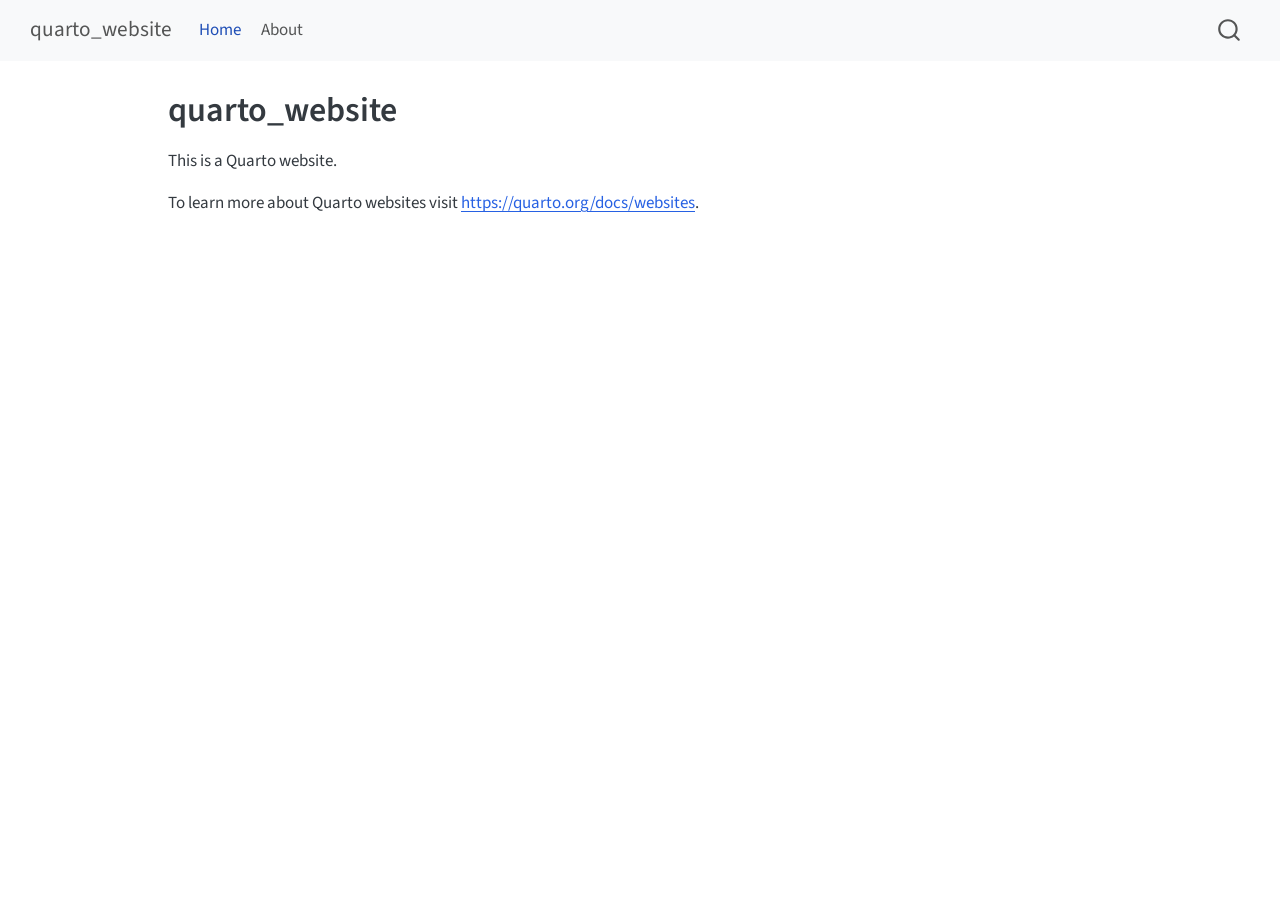
<file: _site/index.html>
<!DOCTYPE html>
<html xmlns="http://www.w3.org/1999/xhtml" lang="en" xml:lang="en"><head>

<meta charset="utf-8">
<meta name="generator" content="quarto-1.9.36">

<meta name="viewport" content="width=device-width, initial-scale=1.0, user-scalable=yes">


<title>quarto_website</title>
<style>
/* Default styles provided by pandoc.
** See https://pandoc.org/MANUAL.html#variables-for-html for config info.
*/
code{white-space: pre-wrap;}
span.smallcaps{font-variant: small-caps;}
div.columns{display: flex; gap: min(4vw, 1.5em);}
div.column{flex: auto; overflow-x: auto;}
div.hanging-indent{margin-left: 1.5em; text-indent: -1.5em;}
ul.task-list{list-style: none;}
ul.task-list li input[type="checkbox"] {
  width: 0.8em;
  margin: 0 0.8em 0.2em -1em; /* quarto-specific, see https://github.com/quarto-dev/quarto-cli/issues/4556 */ 
  vertical-align: middle;
}
</style>


<script src="site_libs/quarto-nav/quarto-nav.js"></script>
<script src="site_libs/quarto-nav/headroom.min.js"></script>
<script src="site_libs/clipboard/clipboard.min.js"></script>
<script src="site_libs/quarto-search/autocomplete.umd.js"></script>
<script src="site_libs/quarto-search/fuse.min.js"></script>
<script src="site_libs/quarto-search/quarto-search.js"></script>
<meta name="quarto:offset" content="./">
<script src="site_libs/quarto-html/quarto.js" type="module"></script>
<script src="site_libs/quarto-html/tabsets/tabsets.js" type="module"></script>
<script src="site_libs/quarto-html/popper.min.js"></script>
<script src="site_libs/quarto-html/tippy.umd.min.js"></script>
<script src="site_libs/quarto-html/anchor.min.js"></script>
<link href="site_libs/quarto-html/tippy.css" rel="stylesheet">
<link href="site_libs/quarto-html/quarto-syntax-highlighting-845c23b38eaddc0f92fda52bfe77a8c8.css" rel="stylesheet" id="quarto-text-highlighting-styles">
<script src="site_libs/bootstrap/bootstrap.min.js"></script>
<link href="site_libs/bootstrap/bootstrap-icons.css" rel="stylesheet">
<link href="site_libs/bootstrap/bootstrap-158031087360bce0ff56dc785ce39e06.min.css" rel="stylesheet" append-hash="true" id="quarto-bootstrap" data-mode="light">
<script id="quarto-search-options" type="application/json">{
  "location": "navbar",
  "copy-button": false,
  "collapse-after": 3,
  "panel-placement": "end",
  "type": "overlay",
  "limit": 50,
  "keyboard-shortcut": [
    "f",
    "/",
    "s"
  ],
  "show-item-context": false,
  "language": {
    "search-no-results-text": "No results",
    "search-matching-documents-text": "matching documents",
    "search-copy-link-title": "Copy link to search",
    "search-hide-matches-text": "Hide additional matches",
    "search-more-match-text": "more match in this document",
    "search-more-matches-text": "more matches in this document",
    "search-clear-button-title": "Clear",
    "search-text-placeholder": "",
    "search-detached-cancel-button-title": "Cancel",
    "search-submit-button-title": "Submit",
    "search-label": "Search"
  }
}</script>


<link rel="stylesheet" href="styles.css">
</head>

<body class="nav-fixed quarto-light">

<div id="quarto-search-results"></div>
  <header id="quarto-header" class="headroom fixed-top">
    <nav class="navbar navbar-expand-lg " data-bs-theme="dark">
      <div class="navbar-container container-fluid">
      <div class="navbar-brand-container mx-auto">
    <a class="navbar-brand" href="./index.html">
    <span class="navbar-title">quarto_website</span>
    </a>
  </div>
            <div id="quarto-search" class="" title="Search"></div>
          <button class="navbar-toggler" type="button" data-bs-toggle="collapse" data-bs-target="#navbarCollapse" aria-controls="navbarCollapse" role="menu" aria-expanded="false" aria-label="Toggle navigation" onclick="if (window.quartoToggleHeadroom) { window.quartoToggleHeadroom(); }">
  <span class="navbar-toggler-icon"></span>
</button>
          <div class="collapse navbar-collapse" id="navbarCollapse">
            <ul class="navbar-nav navbar-nav-scroll me-auto">
  <li class="nav-item">
    <a class="nav-link active" href="./index.html" aria-current="page"> 
<span class="menu-text">Home</span></a>
  </li>  
  <li class="nav-item">
    <a class="nav-link" href="./about.html"> 
<span class="menu-text">About</span></a>
  </li>  
</ul>
          </div> <!-- /navcollapse -->
            <div class="quarto-navbar-tools">
</div>
      </div> <!-- /container-fluid -->
    </nav>
</header>
<!-- content -->
<div id="quarto-content" class="quarto-container page-columns page-rows-contents page-layout-article page-navbar">
<!-- sidebar -->
<!-- margin-sidebar -->
    <div id="quarto-margin-sidebar" class="sidebar margin-sidebar zindex-bottom">
        
    </div>
<!-- main -->
<main class="content" id="quarto-document-content">

<header id="title-block-header" class="quarto-title-block default">
<div class="quarto-title">
<h1 class="title">quarto_website</h1>
</div>



<div class="quarto-title-meta">

    
  
    
  </div>
  


</header>


<p>This is a Quarto website.</p>
<p>To learn more about Quarto websites visit <a href="https://quarto.org/docs/websites" class="uri">https://quarto.org/docs/websites</a>.</p>



</main> <!-- /main -->
<script id="quarto-html-after-body" type="application/javascript">
  window.document.addEventListener("DOMContentLoaded", function (event) {
    const icon = "";
    const anchorJS = new window.AnchorJS();
    anchorJS.options = {
      placement: 'right',
      icon: icon
    };
    anchorJS.add('.anchored');
    const isCodeAnnotation = (el) => {
      for (const clz of el.classList) {
        if (clz.startsWith('code-annotation-')) {                     
          return true;
        }
      }
      return false;
    }
    const onCopySuccess = function(e) {
      // button target
      const button = e.trigger;
      // don't keep focus
      button.blur();
      // flash "checked"
      button.classList.add('code-copy-button-checked');
      var currentTitle = button.getAttribute("title");
      button.setAttribute("title", "Copied!");
      let tooltip;
      if (window.bootstrap) {
        button.setAttribute("data-bs-toggle", "tooltip");
        button.setAttribute("data-bs-placement", "left");
        button.setAttribute("data-bs-title", "Copied!");
        tooltip = new bootstrap.Tooltip(button, 
          { trigger: "manual", 
            customClass: "code-copy-button-tooltip",
            offset: [0, -8]});
        tooltip.show();    
      }
      setTimeout(function() {
        if (tooltip) {
          tooltip.hide();
          button.removeAttribute("data-bs-title");
          button.removeAttribute("data-bs-toggle");
          button.removeAttribute("data-bs-placement");
        }
        button.setAttribute("title", currentTitle);
        button.classList.remove('code-copy-button-checked');
      }, 1000);
      // clear code selection
      e.clearSelection();
    }
    const getTextToCopy = function(trigger) {
      const outerScaffold = trigger.parentElement.cloneNode(true);
      const codeEl = outerScaffold.querySelector('code');
      for (const childEl of codeEl.children) {
        if (isCodeAnnotation(childEl)) {
          childEl.remove();
        }
      }
      return codeEl.innerText;
    }
    const clipboard = new window.ClipboardJS('.code-copy-button:not([data-in-quarto-modal])', {
      text: getTextToCopy
    });
    clipboard.on('success', onCopySuccess);
    if (window.document.getElementById('quarto-embedded-source-code-modal')) {
      const clipboardModal = new window.ClipboardJS('.code-copy-button[data-in-quarto-modal]', {
        text: getTextToCopy,
        container: window.document.getElementById('quarto-embedded-source-code-modal')
      });
      clipboardModal.on('success', onCopySuccess);
    }
      var localhostRegex = new RegExp(/^(?:http|https):\/\/localhost\:?[0-9]*\//);
      var mailtoRegex = new RegExp(/^mailto:/);
        var filterRegex = new RegExp('/' + window.location.host + '/');
      var isInternal = (href) => {
          return filterRegex.test(href) || localhostRegex.test(href) || mailtoRegex.test(href);
      }
      // Inspect non-navigation links and adorn them if external
     var links = window.document.querySelectorAll('a[href]:not(.nav-link):not(.navbar-brand):not(.toc-action):not(.sidebar-link):not(.sidebar-item-toggle):not(.pagination-link):not(.no-external):not([aria-hidden]):not(.dropdown-item):not(.quarto-navigation-tool):not(.about-link)');
      for (var i=0; i<links.length; i++) {
        const link = links[i];
        if (!isInternal(link.href)) {
          // undo the damage that might have been done by quarto-nav.js in the case of
          // links that we want to consider external
          if (link.dataset.originalHref !== undefined) {
            link.href = link.dataset.originalHref;
          }
        }
      }
    function tippyHover(el, contentFn, onTriggerFn, onUntriggerFn) {
      const config = {
        allowHTML: true,
        maxWidth: 500,
        delay: 100,
        arrow: false,
        appendTo: function(el) {
            return el.parentElement;
        },
        interactive: true,
        interactiveBorder: 10,
        theme: 'quarto',
        placement: 'bottom-start',
      };
      if (contentFn) {
        config.content = contentFn;
      }
      if (onTriggerFn) {
        config.onTrigger = onTriggerFn;
      }
      if (onUntriggerFn) {
        config.onUntrigger = onUntriggerFn;
      }
      window.tippy(el, config); 
    }
    const noterefs = window.document.querySelectorAll('a[role="doc-noteref"]');
    for (var i=0; i<noterefs.length; i++) {
      const ref = noterefs[i];
      tippyHover(ref, function() {
        // use id or data attribute instead here
        let href = ref.getAttribute('data-footnote-href') || ref.getAttribute('href');
        try { href = new URL(href).hash; } catch {}
        const id = href.replace(/^#\/?/, "");
        const note = window.document.getElementById(id);
        if (note) {
          return note.innerHTML;
        } else {
          return "";
        }
      });
    }
    const xrefs = window.document.querySelectorAll('a.quarto-xref');
    const processXRef = (id, note) => {
      // Strip column container classes
      const stripColumnClz = (el) => {
        el.classList.remove("page-full", "page-columns");
        if (el.children) {
          for (const child of el.children) {
            stripColumnClz(child);
          }
        }
      }
      stripColumnClz(note)
      if (id === null || id.startsWith('sec-')) {
        // Special case sections, only their first couple elements
        const container = document.createElement("div");
        if (note.children && note.children.length > 2) {
          container.appendChild(note.children[0].cloneNode(true));
          for (let i = 1; i < note.children.length; i++) {
            const child = note.children[i];
            if (child.tagName === "P" && child.innerText === "") {
              continue;
            } else {
              container.appendChild(child.cloneNode(true));
              break;
            }
          }
          if (window.Quarto?.typesetMath) {
            window.Quarto.typesetMath(container);
          }
          return container.innerHTML
        } else {
          if (window.Quarto?.typesetMath) {
            window.Quarto.typesetMath(note);
          }
          return note.innerHTML;
        }
      } else {
        // Remove any anchor links if they are present
        const anchorLink = note.querySelector('a.anchorjs-link');
        if (anchorLink) {
          anchorLink.remove();
        }
        if (window.Quarto?.typesetMath) {
          window.Quarto.typesetMath(note);
        }
        if (note.classList.contains("callout")) {
          return note.outerHTML;
        } else {
          return note.innerHTML;
        }
      }
    }
    for (var i=0; i<xrefs.length; i++) {
      const xref = xrefs[i];
      tippyHover(xref, undefined, function(instance) {
        instance.disable();
        let url = xref.getAttribute('href');
        let hash = undefined; 
        if (url.startsWith('#')) {
          hash = url;
        } else {
          try { hash = new URL(url).hash; } catch {}
        }
        if (hash) {
          const id = hash.replace(/^#\/?/, "");
          const note = window.document.getElementById(id);
          if (note !== null) {
            try {
              const html = processXRef(id, note.cloneNode(true));
              instance.setContent(html);
            } finally {
              instance.enable();
              instance.show();
            }
          } else {
            // See if we can fetch this
            fetch(url.split('#')[0])
            .then(res => res.text())
            .then(html => {
              const parser = new DOMParser();
              const htmlDoc = parser.parseFromString(html, "text/html");
              const note = htmlDoc.getElementById(id);
              if (note !== null) {
                const html = processXRef(id, note);
                instance.setContent(html);
              } 
            }).finally(() => {
              instance.enable();
              instance.show();
            });
          }
        } else {
          // See if we can fetch a full url (with no hash to target)
          // This is a special case and we should probably do some content thinning / targeting
          fetch(url)
          .then(res => res.text())
          .then(html => {
            const parser = new DOMParser();
            const htmlDoc = parser.parseFromString(html, "text/html");
            const note = htmlDoc.querySelector('main.content');
            if (note !== null) {
              // This should only happen for chapter cross references
              // (since there is no id in the URL)
              // remove the first header
              if (note.children.length > 0 && note.children[0].tagName === "HEADER") {
                note.children[0].remove();
              }
              const html = processXRef(null, note);
              instance.setContent(html);
            } 
          }).finally(() => {
            instance.enable();
            instance.show();
          });
        }
      }, function(instance) {
      });
    }
        let selectedAnnoteEl;
        const selectorForAnnotation = ( cell, annotation) => {
          let cellAttr = 'data-code-cell="' + cell + '"';
          let lineAttr = 'data-code-annotation="' +  annotation + '"';
          const selector = 'span[' + cellAttr + '][' + lineAttr + ']';
          return selector;
        }
        const selectCodeLines = (annoteEl) => {
          const doc = window.document;
          const targetCell = annoteEl.getAttribute("data-target-cell");
          const targetAnnotation = annoteEl.getAttribute("data-target-annotation");
          const annoteSpan = window.document.querySelector(selectorForAnnotation(targetCell, targetAnnotation));
          const lines = annoteSpan.getAttribute("data-code-lines").split(",");
          const lineIds = lines.map((line) => {
            return targetCell + "-" + line;
          })
          let top = null;
          let height = null;
          let parent = null;
          if (lineIds.length > 0) {
              //compute the position of the single el (top and bottom and make a div)
              const el = window.document.getElementById(lineIds[0]);
              top = el.offsetTop;
              height = el.offsetHeight;
              parent = el.parentElement.parentElement;
            if (lineIds.length > 1) {
              const lastEl = window.document.getElementById(lineIds[lineIds.length - 1]);
              const bottom = lastEl.offsetTop + lastEl.offsetHeight;
              height = bottom - top;
            }
            if (top !== null && height !== null && parent !== null) {
              // cook up a div (if necessary) and position it 
              let div = window.document.getElementById("code-annotation-line-highlight");
              if (div === null) {
                div = window.document.createElement("div");
                div.setAttribute("id", "code-annotation-line-highlight");
                div.style.position = 'absolute';
                parent.appendChild(div);
              }
              div.style.top = top - 2 + "px";
              div.style.height = height + 4 + "px";
              div.style.left = 0;
              let gutterDiv = window.document.getElementById("code-annotation-line-highlight-gutter");
              if (gutterDiv === null) {
                gutterDiv = window.document.createElement("div");
                gutterDiv.setAttribute("id", "code-annotation-line-highlight-gutter");
                gutterDiv.style.position = 'absolute';
                const codeCell = window.document.getElementById(targetCell);
                const gutter = codeCell.querySelector('.code-annotation-gutter');
                gutter.appendChild(gutterDiv);
              }
              gutterDiv.style.top = top - 2 + "px";
              gutterDiv.style.height = height + 4 + "px";
            }
            selectedAnnoteEl = annoteEl;
          }
        };
        const unselectCodeLines = () => {
          const elementsIds = ["code-annotation-line-highlight", "code-annotation-line-highlight-gutter"];
          elementsIds.forEach((elId) => {
            const div = window.document.getElementById(elId);
            if (div) {
              div.remove();
            }
          });
          selectedAnnoteEl = undefined;
        };
          // Handle positioning of the toggle
      window.addEventListener(
        "resize",
        throttle(() => {
          elRect = undefined;
          if (selectedAnnoteEl) {
            selectCodeLines(selectedAnnoteEl);
          }
        }, 10)
      );
      function throttle(fn, ms) {
      let throttle = false;
      let timer;
        return (...args) => {
          if(!throttle) { // first call gets through
              fn.apply(this, args);
              throttle = true;
          } else { // all the others get throttled
              if(timer) clearTimeout(timer); // cancel #2
              timer = setTimeout(() => {
                fn.apply(this, args);
                timer = throttle = false;
              }, ms);
          }
        };
      }
        // Attach click handler to the DT
        const annoteDls = window.document.querySelectorAll('dt[data-target-cell]');
        for (const annoteDlNode of annoteDls) {
          annoteDlNode.addEventListener('click', (event) => {
            const clickedEl = event.target;
            if (clickedEl !== selectedAnnoteEl) {
              unselectCodeLines();
              const activeEl = window.document.querySelector('dt[data-target-cell].code-annotation-active');
              if (activeEl) {
                activeEl.classList.remove('code-annotation-active');
              }
              selectCodeLines(clickedEl);
              clickedEl.classList.add('code-annotation-active');
            } else {
              // Unselect the line
              unselectCodeLines();
              clickedEl.classList.remove('code-annotation-active');
            }
          });
        }
    const findCites = (el) => {
      const parentEl = el.parentElement;
      if (parentEl) {
        const cites = parentEl.dataset.cites;
        if (cites) {
          return {
            el,
            cites: cites.split(' ')
          };
        } else {
          return findCites(el.parentElement)
        }
      } else {
        return undefined;
      }
    };
    var bibliorefs = window.document.querySelectorAll('a[role="doc-biblioref"]');
    for (var i=0; i<bibliorefs.length; i++) {
      const ref = bibliorefs[i];
      const citeInfo = findCites(ref);
      if (citeInfo) {
        tippyHover(citeInfo.el, function() {
          var popup = window.document.createElement('div');
          citeInfo.cites.forEach(function(cite) {
            var citeDiv = window.document.createElement('div');
            citeDiv.classList.add('hanging-indent');
            citeDiv.classList.add('csl-entry');
            var biblioDiv = window.document.getElementById('ref-' + cite);
            if (biblioDiv) {
              citeDiv.innerHTML = biblioDiv.innerHTML;
            }
            popup.appendChild(citeDiv);
          });
          return popup.innerHTML;
        });
      }
    }
  });
  </script>
</div> <!-- /content -->




</body></html>
</file>
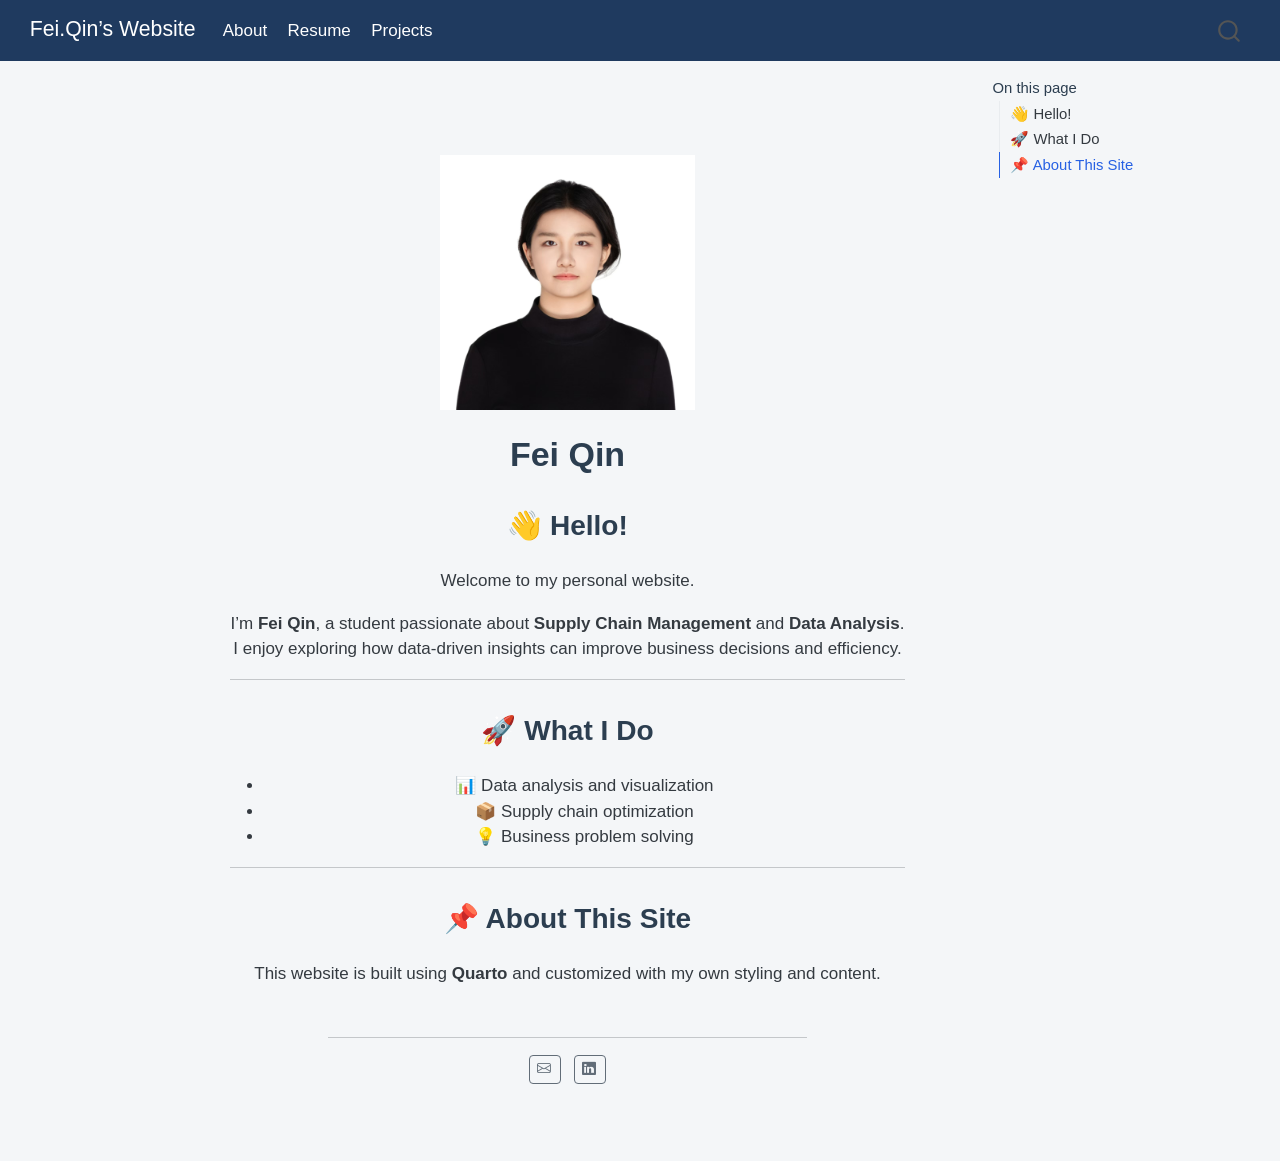
<file: docs/index.html>
<!DOCTYPE html>
<html xmlns="http://www.w3.org/1999/xhtml" lang="en" xml:lang="en"><head>

<meta charset="utf-8">
<meta name="generator" content="quarto-1.9.36">

<meta name="viewport" content="width=device-width, initial-scale=1.0, user-scalable=yes">


<title>Fei Qin – Fei.Qin’s Website</title>
<style>
/* Default styles provided by pandoc.
** See https://pandoc.org/MANUAL.html#variables-for-html for config info.
*/
code{white-space: pre-wrap;}
span.smallcaps{font-variant: small-caps;}
div.columns{display: flex; gap: min(4vw, 1.5em);}
div.column{flex: auto; overflow-x: auto;}
div.hanging-indent{margin-left: 1.5em; text-indent: -1.5em;}
ul.task-list{list-style: none;}
ul.task-list li input[type="checkbox"] {
  width: 0.8em;
  margin: 0 0.8em 0.2em -1em; /* quarto-specific, see https://github.com/quarto-dev/quarto-cli/issues/4556 */ 
  vertical-align: middle;
}
</style>


<script src="site_libs/quarto-nav/quarto-nav.js"></script>
<script src="site_libs/quarto-nav/headroom.min.js"></script>
<script src="site_libs/clipboard/clipboard.min.js"></script>
<script src="site_libs/quarto-search/autocomplete.umd.js"></script>
<script src="site_libs/quarto-search/fuse.min.js"></script>
<script src="site_libs/quarto-search/quarto-search.js"></script>
<meta name="quarto:offset" content="./">
<script src="site_libs/quarto-html/quarto.js" type="module"></script>
<script src="site_libs/quarto-html/tabsets/tabsets.js" type="module"></script>
<script src="site_libs/quarto-html/popper.min.js"></script>
<script src="site_libs/quarto-html/tippy.umd.min.js"></script>
<link href="site_libs/quarto-html/tippy.css" rel="stylesheet">
<link href="site_libs/quarto-html/quarto-syntax-highlighting-845c23b38eaddc0f92fda52bfe77a8c8.css" rel="stylesheet" id="quarto-text-highlighting-styles">
<script src="site_libs/bootstrap/bootstrap.min.js"></script>
<link href="site_libs/bootstrap/bootstrap-icons.css" rel="stylesheet">
<link href="site_libs/bootstrap/bootstrap-158031087360bce0ff56dc785ce39e06.min.css" rel="stylesheet" append-hash="true" id="quarto-bootstrap" data-mode="light">
<script id="quarto-search-options" type="application/json">{
  "location": "navbar",
  "copy-button": false,
  "collapse-after": 3,
  "panel-placement": "end",
  "type": "overlay",
  "limit": 50,
  "keyboard-shortcut": [
    "f",
    "/",
    "s"
  ],
  "show-item-context": false,
  "language": {
    "search-no-results-text": "No results",
    "search-matching-documents-text": "matching documents",
    "search-copy-link-title": "Copy link to search",
    "search-hide-matches-text": "Hide additional matches",
    "search-more-match-text": "more match in this document",
    "search-more-matches-text": "more matches in this document",
    "search-clear-button-title": "Clear",
    "search-text-placeholder": "",
    "search-detached-cancel-button-title": "Cancel",
    "search-submit-button-title": "Submit",
    "search-label": "Search"
  }
}</script>


<link rel="stylesheet" href="styles.css">
</head>

<body class="nav-fixed quarto-light">

<div id="quarto-search-results"></div>
  <header id="quarto-header" class="headroom fixed-top">
    <nav class="navbar navbar-expand-lg " data-bs-theme="dark">
      <div class="navbar-container container-fluid">
      <div class="navbar-brand-container mx-auto">
    <a class="navbar-brand" href="./index.html">
    <span class="navbar-title">Fei.Qin’s Website</span>
    </a>
  </div>
            <div id="quarto-search" class="" title="Search"></div>
          <button class="navbar-toggler" type="button" data-bs-toggle="collapse" data-bs-target="#navbarCollapse" aria-controls="navbarCollapse" role="menu" aria-expanded="false" aria-label="Toggle navigation" onclick="if (window.quartoToggleHeadroom) { window.quartoToggleHeadroom(); }">
  <span class="navbar-toggler-icon"></span>
</button>
          <div class="collapse navbar-collapse" id="navbarCollapse">
            <ul class="navbar-nav navbar-nav-scroll me-auto">
  <li class="nav-item">
    <a class="nav-link active" href="./index.html" aria-current="page"> 
<span class="menu-text">About</span></a>
  </li>  
  <li class="nav-item">
    <a class="nav-link" href="./resume.html"> 
<span class="menu-text">Resume</span></a>
  </li>  
  <li class="nav-item">
    <a class="nav-link" href="./projects.html"> 
<span class="menu-text">Projects</span></a>
  </li>  
</ul>
          </div> <!-- /navcollapse -->
            <div class="quarto-navbar-tools">
</div>
      </div> <!-- /container-fluid -->
    </nav>
</header>
<!-- content -->
<div id="quarto-content" class="quarto-container page-columns page-rows-contents page-layout-article page-navbar">
<!-- sidebar -->
<!-- margin-sidebar -->
    <div id="quarto-margin-sidebar" class="sidebar margin-sidebar">
        <nav id="TOC" role="doc-toc" class="toc-active">
    <h2 id="toc-title">On this page</h2>
  <ul>
  <li><a href="#hello" id="toc-hello" class="nav-link active" data-scroll-target="#hello">👋 Hello!</a></li>
  <li><a href="#what-i-do" id="toc-what-i-do" class="nav-link" data-scroll-target="#what-i-do">🚀 What I Do</a></li>
  <li><a href="#about-this-site" id="toc-about-this-site" class="nav-link" data-scroll-target="#about-this-site">📌 About This Site</a></li>
  </ul>
</nav>
    </div>
<!-- main -->
<div class="quarto-about-jolla">
  <img src="files/profile_pic.jpg" class="about-image
  round " style="height: 15em; width: 15em;">
 <header id="title-block-header" class="quarto-title-block default">
<div class="quarto-title">
<h1 class="title">Fei Qin</h1>
</div>
<div class="quarto-title-meta">
  </div>
</header><main class="content" id="quarto-document-content">

<section id="hello" class="level2">
<h2 data-anchor-id="hello">👋 Hello!</h2>
<p>Welcome to my personal website.</p>
<p>I’m <strong>Fei Qin</strong>, a student passionate about <strong>Supply Chain Management</strong> and <strong>Data Analysis</strong>.<br>
I enjoy exploring how data-driven insights can improve business decisions and efficiency.</p>
<hr>
</section>
<section id="what-i-do" class="level2">
<h2 data-anchor-id="what-i-do">🚀 What I Do</h2>
<ul>
<li>📊 Data analysis and visualization<br>
</li>
<li>📦 Supply chain optimization<br>
</li>
<li>💡 Business problem solving</li>
</ul>
<hr>
</section>
<section id="about-this-site" class="level2">
<h2 data-anchor-id="about-this-site">📌 About This Site</h2>
<p>This website is built using <strong>Quarto</strong> and customized with my own styling and content.</p>


</section>
</main> 
  <hr class="about-sep">
   <div class="about-links">
  <a href="mailto:f1qin@ucsd.edu" class="about-link" rel="" target="">
    <i class="bi bi-envelope"></i>
     <span class="about-link-text"></span>
  </a>
  <a href="https://www.linkedin.com/in/your_username" class="about-link" rel="" target="">
    <i class="bi bi-linkedin"></i>
     <span class="about-link-text"></span>
  </a>
</div>
</div>
 <!-- /main -->
<script id="quarto-html-after-body" type="application/javascript">
  window.document.addEventListener("DOMContentLoaded", function (event) {
    const isCodeAnnotation = (el) => {
      for (const clz of el.classList) {
        if (clz.startsWith('code-annotation-')) {                     
          return true;
        }
      }
      return false;
    }
    const onCopySuccess = function(e) {
      // button target
      const button = e.trigger;
      // don't keep focus
      button.blur();
      // flash "checked"
      button.classList.add('code-copy-button-checked');
      var currentTitle = button.getAttribute("title");
      button.setAttribute("title", "Copied!");
      let tooltip;
      if (window.bootstrap) {
        button.setAttribute("data-bs-toggle", "tooltip");
        button.setAttribute("data-bs-placement", "left");
        button.setAttribute("data-bs-title", "Copied!");
        tooltip = new bootstrap.Tooltip(button, 
          { trigger: "manual", 
            customClass: "code-copy-button-tooltip",
            offset: [0, -8]});
        tooltip.show();    
      }
      setTimeout(function() {
        if (tooltip) {
          tooltip.hide();
          button.removeAttribute("data-bs-title");
          button.removeAttribute("data-bs-toggle");
          button.removeAttribute("data-bs-placement");
        }
        button.setAttribute("title", currentTitle);
        button.classList.remove('code-copy-button-checked');
      }, 1000);
      // clear code selection
      e.clearSelection();
    }
    const getTextToCopy = function(trigger) {
      const outerScaffold = trigger.parentElement.cloneNode(true);
      const codeEl = outerScaffold.querySelector('code');
      for (const childEl of codeEl.children) {
        if (isCodeAnnotation(childEl)) {
          childEl.remove();
        }
      }
      return codeEl.innerText;
    }
    const clipboard = new window.ClipboardJS('.code-copy-button:not([data-in-quarto-modal])', {
      text: getTextToCopy
    });
    clipboard.on('success', onCopySuccess);
    if (window.document.getElementById('quarto-embedded-source-code-modal')) {
      const clipboardModal = new window.ClipboardJS('.code-copy-button[data-in-quarto-modal]', {
        text: getTextToCopy,
        container: window.document.getElementById('quarto-embedded-source-code-modal')
      });
      clipboardModal.on('success', onCopySuccess);
    }
      var localhostRegex = new RegExp(/^(?:http|https):\/\/localhost\:?[0-9]*\//);
      var mailtoRegex = new RegExp(/^mailto:/);
        var filterRegex = new RegExp('/' + window.location.host + '/');
      var isInternal = (href) => {
          return filterRegex.test(href) || localhostRegex.test(href) || mailtoRegex.test(href);
      }
      // Inspect non-navigation links and adorn them if external
     var links = window.document.querySelectorAll('a[href]:not(.nav-link):not(.navbar-brand):not(.toc-action):not(.sidebar-link):not(.sidebar-item-toggle):not(.pagination-link):not(.no-external):not([aria-hidden]):not(.dropdown-item):not(.quarto-navigation-tool):not(.about-link)');
      for (var i=0; i<links.length; i++) {
        const link = links[i];
        if (!isInternal(link.href)) {
          // undo the damage that might have been done by quarto-nav.js in the case of
          // links that we want to consider external
          if (link.dataset.originalHref !== undefined) {
            link.href = link.dataset.originalHref;
          }
        }
      }
    function tippyHover(el, contentFn, onTriggerFn, onUntriggerFn) {
      const config = {
        allowHTML: true,
        maxWidth: 500,
        delay: 100,
        arrow: false,
        appendTo: function(el) {
            return el.parentElement;
        },
        interactive: true,
        interactiveBorder: 10,
        theme: 'quarto',
        placement: 'bottom-start',
      };
      if (contentFn) {
        config.content = contentFn;
      }
      if (onTriggerFn) {
        config.onTrigger = onTriggerFn;
      }
      if (onUntriggerFn) {
        config.onUntrigger = onUntriggerFn;
      }
      window.tippy(el, config); 
    }
    const noterefs = window.document.querySelectorAll('a[role="doc-noteref"]');
    for (var i=0; i<noterefs.length; i++) {
      const ref = noterefs[i];
      tippyHover(ref, function() {
        // use id or data attribute instead here
        let href = ref.getAttribute('data-footnote-href') || ref.getAttribute('href');
        try { href = new URL(href).hash; } catch {}
        const id = href.replace(/^#\/?/, "");
        const note = window.document.getElementById(id);
        if (note) {
          return note.innerHTML;
        } else {
          return "";
        }
      });
    }
    const xrefs = window.document.querySelectorAll('a.quarto-xref');
    const processXRef = (id, note) => {
      // Strip column container classes
      const stripColumnClz = (el) => {
        el.classList.remove("page-full", "page-columns");
        if (el.children) {
          for (const child of el.children) {
            stripColumnClz(child);
          }
        }
      }
      stripColumnClz(note)
      if (id === null || id.startsWith('sec-')) {
        // Special case sections, only their first couple elements
        const container = document.createElement("div");
        if (note.children && note.children.length > 2) {
          container.appendChild(note.children[0].cloneNode(true));
          for (let i = 1; i < note.children.length; i++) {
            const child = note.children[i];
            if (child.tagName === "P" && child.innerText === "") {
              continue;
            } else {
              container.appendChild(child.cloneNode(true));
              break;
            }
          }
          if (window.Quarto?.typesetMath) {
            window.Quarto.typesetMath(container);
          }
          return container.innerHTML
        } else {
          if (window.Quarto?.typesetMath) {
            window.Quarto.typesetMath(note);
          }
          return note.innerHTML;
        }
      } else {
        // Remove any anchor links if they are present
        const anchorLink = note.querySelector('a.anchorjs-link');
        if (anchorLink) {
          anchorLink.remove();
        }
        if (window.Quarto?.typesetMath) {
          window.Quarto.typesetMath(note);
        }
        if (note.classList.contains("callout")) {
          return note.outerHTML;
        } else {
          return note.innerHTML;
        }
      }
    }
    for (var i=0; i<xrefs.length; i++) {
      const xref = xrefs[i];
      tippyHover(xref, undefined, function(instance) {
        instance.disable();
        let url = xref.getAttribute('href');
        let hash = undefined; 
        if (url.startsWith('#')) {
          hash = url;
        } else {
          try { hash = new URL(url).hash; } catch {}
        }
        if (hash) {
          const id = hash.replace(/^#\/?/, "");
          const note = window.document.getElementById(id);
          if (note !== null) {
            try {
              const html = processXRef(id, note.cloneNode(true));
              instance.setContent(html);
            } finally {
              instance.enable();
              instance.show();
            }
          } else {
            // See if we can fetch this
            fetch(url.split('#')[0])
            .then(res => res.text())
            .then(html => {
              const parser = new DOMParser();
              const htmlDoc = parser.parseFromString(html, "text/html");
              const note = htmlDoc.getElementById(id);
              if (note !== null) {
                const html = processXRef(id, note);
                instance.setContent(html);
              } 
            }).finally(() => {
              instance.enable();
              instance.show();
            });
          }
        } else {
          // See if we can fetch a full url (with no hash to target)
          // This is a special case and we should probably do some content thinning / targeting
          fetch(url)
          .then(res => res.text())
          .then(html => {
            const parser = new DOMParser();
            const htmlDoc = parser.parseFromString(html, "text/html");
            const note = htmlDoc.querySelector('main.content');
            if (note !== null) {
              // This should only happen for chapter cross references
              // (since there is no id in the URL)
              // remove the first header
              if (note.children.length > 0 && note.children[0].tagName === "HEADER") {
                note.children[0].remove();
              }
              const html = processXRef(null, note);
              instance.setContent(html);
            } 
          }).finally(() => {
            instance.enable();
            instance.show();
          });
        }
      }, function(instance) {
      });
    }
        let selectedAnnoteEl;
        const selectorForAnnotation = ( cell, annotation) => {
          let cellAttr = 'data-code-cell="' + cell + '"';
          let lineAttr = 'data-code-annotation="' +  annotation + '"';
          const selector = 'span[' + cellAttr + '][' + lineAttr + ']';
          return selector;
        }
        const selectCodeLines = (annoteEl) => {
          const doc = window.document;
          const targetCell = annoteEl.getAttribute("data-target-cell");
          const targetAnnotation = annoteEl.getAttribute("data-target-annotation");
          const annoteSpan = window.document.querySelector(selectorForAnnotation(targetCell, targetAnnotation));
          const lines = annoteSpan.getAttribute("data-code-lines").split(",");
          const lineIds = lines.map((line) => {
            return targetCell + "-" + line;
          })
          let top = null;
          let height = null;
          let parent = null;
          if (lineIds.length > 0) {
              //compute the position of the single el (top and bottom and make a div)
              const el = window.document.getElementById(lineIds[0]);
              top = el.offsetTop;
              height = el.offsetHeight;
              parent = el.parentElement.parentElement;
            if (lineIds.length > 1) {
              const lastEl = window.document.getElementById(lineIds[lineIds.length - 1]);
              const bottom = lastEl.offsetTop + lastEl.offsetHeight;
              height = bottom - top;
            }
            if (top !== null && height !== null && parent !== null) {
              // cook up a div (if necessary) and position it 
              let div = window.document.getElementById("code-annotation-line-highlight");
              if (div === null) {
                div = window.document.createElement("div");
                div.setAttribute("id", "code-annotation-line-highlight");
                div.style.position = 'absolute';
                parent.appendChild(div);
              }
              div.style.top = top - 2 + "px";
              div.style.height = height + 4 + "px";
              div.style.left = 0;
              let gutterDiv = window.document.getElementById("code-annotation-line-highlight-gutter");
              if (gutterDiv === null) {
                gutterDiv = window.document.createElement("div");
                gutterDiv.setAttribute("id", "code-annotation-line-highlight-gutter");
                gutterDiv.style.position = 'absolute';
                const codeCell = window.document.getElementById(targetCell);
                const gutter = codeCell.querySelector('.code-annotation-gutter');
                gutter.appendChild(gutterDiv);
              }
              gutterDiv.style.top = top - 2 + "px";
              gutterDiv.style.height = height + 4 + "px";
            }
            selectedAnnoteEl = annoteEl;
          }
        };
        const unselectCodeLines = () => {
          const elementsIds = ["code-annotation-line-highlight", "code-annotation-line-highlight-gutter"];
          elementsIds.forEach((elId) => {
            const div = window.document.getElementById(elId);
            if (div) {
              div.remove();
            }
          });
          selectedAnnoteEl = undefined;
        };
          // Handle positioning of the toggle
      window.addEventListener(
        "resize",
        throttle(() => {
          elRect = undefined;
          if (selectedAnnoteEl) {
            selectCodeLines(selectedAnnoteEl);
          }
        }, 10)
      );
      function throttle(fn, ms) {
      let throttle = false;
      let timer;
        return (...args) => {
          if(!throttle) { // first call gets through
              fn.apply(this, args);
              throttle = true;
          } else { // all the others get throttled
              if(timer) clearTimeout(timer); // cancel #2
              timer = setTimeout(() => {
                fn.apply(this, args);
                timer = throttle = false;
              }, ms);
          }
        };
      }
        // Attach click handler to the DT
        const annoteDls = window.document.querySelectorAll('dt[data-target-cell]');
        for (const annoteDlNode of annoteDls) {
          annoteDlNode.addEventListener('click', (event) => {
            const clickedEl = event.target;
            if (clickedEl !== selectedAnnoteEl) {
              unselectCodeLines();
              const activeEl = window.document.querySelector('dt[data-target-cell].code-annotation-active');
              if (activeEl) {
                activeEl.classList.remove('code-annotation-active');
              }
              selectCodeLines(clickedEl);
              clickedEl.classList.add('code-annotation-active');
            } else {
              // Unselect the line
              unselectCodeLines();
              clickedEl.classList.remove('code-annotation-active');
            }
          });
        }
    const findCites = (el) => {
      const parentEl = el.parentElement;
      if (parentEl) {
        const cites = parentEl.dataset.cites;
        if (cites) {
          return {
            el,
            cites: cites.split(' ')
          };
        } else {
          return findCites(el.parentElement)
        }
      } else {
        return undefined;
      }
    };
    var bibliorefs = window.document.querySelectorAll('a[role="doc-biblioref"]');
    for (var i=0; i<bibliorefs.length; i++) {
      const ref = bibliorefs[i];
      const citeInfo = findCites(ref);
      if (citeInfo) {
        tippyHover(citeInfo.el, function() {
          var popup = window.document.createElement('div');
          citeInfo.cites.forEach(function(cite) {
            var citeDiv = window.document.createElement('div');
            citeDiv.classList.add('hanging-indent');
            citeDiv.classList.add('csl-entry');
            var biblioDiv = window.document.getElementById('ref-' + cite);
            if (biblioDiv) {
              citeDiv.innerHTML = biblioDiv.innerHTML;
            }
            popup.appendChild(citeDiv);
          });
          return popup.innerHTML;
        });
      }
    }
  });
  </script>
</div> <!-- /content -->




</body></html>
</file>
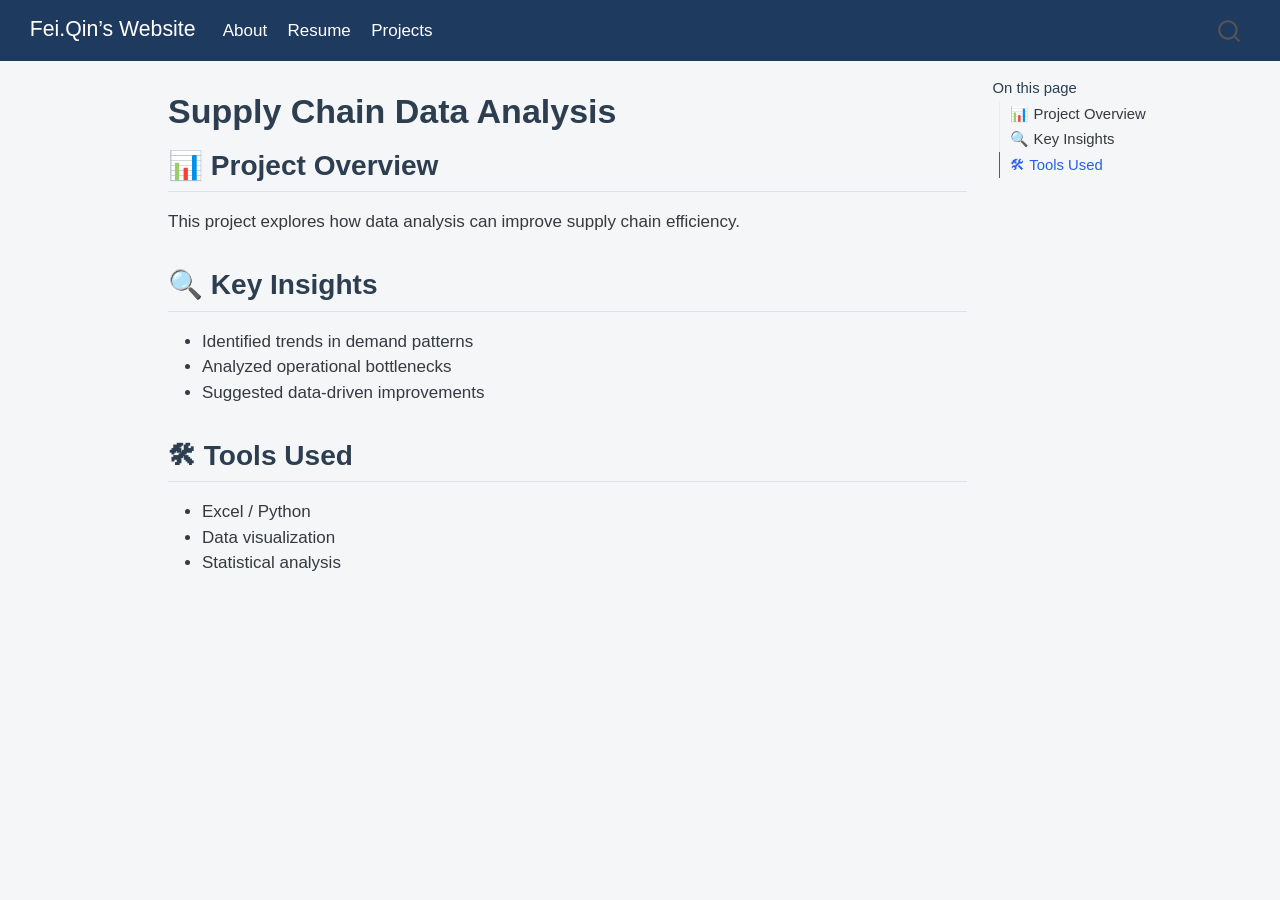
<file: docs/projects/project1/index.html>
<!DOCTYPE html>
<html xmlns="http://www.w3.org/1999/xhtml" lang="en" xml:lang="en"><head>

<meta charset="utf-8">
<meta name="generator" content="quarto-1.9.36">

<meta name="viewport" content="width=device-width, initial-scale=1.0, user-scalable=yes">


<title>Supply Chain Data Analysis – Fei.Qin’s Website</title>
<style>
/* Default styles provided by pandoc.
** See https://pandoc.org/MANUAL.html#variables-for-html for config info.
*/
code{white-space: pre-wrap;}
span.smallcaps{font-variant: small-caps;}
div.columns{display: flex; gap: min(4vw, 1.5em);}
div.column{flex: auto; overflow-x: auto;}
div.hanging-indent{margin-left: 1.5em; text-indent: -1.5em;}
ul.task-list{list-style: none;}
ul.task-list li input[type="checkbox"] {
  width: 0.8em;
  margin: 0 0.8em 0.2em -1em; /* quarto-specific, see https://github.com/quarto-dev/quarto-cli/issues/4556 */ 
  vertical-align: middle;
}
</style>


<script src="../../site_libs/quarto-nav/quarto-nav.js"></script>
<script src="../../site_libs/quarto-nav/headroom.min.js"></script>
<script src="../../site_libs/clipboard/clipboard.min.js"></script>
<script src="../../site_libs/quarto-search/autocomplete.umd.js"></script>
<script src="../../site_libs/quarto-search/fuse.min.js"></script>
<script src="../../site_libs/quarto-search/quarto-search.js"></script>
<meta name="quarto:offset" content="../../">
<script src="../../site_libs/quarto-html/quarto.js" type="module"></script>
<script src="../../site_libs/quarto-html/tabsets/tabsets.js" type="module"></script>
<script src="../../site_libs/quarto-html/popper.min.js"></script>
<script src="../../site_libs/quarto-html/tippy.umd.min.js"></script>
<script src="../../site_libs/quarto-html/anchor.min.js"></script>
<link href="../../site_libs/quarto-html/tippy.css" rel="stylesheet">
<link href="../../site_libs/quarto-html/quarto-syntax-highlighting-845c23b38eaddc0f92fda52bfe77a8c8.css" rel="stylesheet" id="quarto-text-highlighting-styles">
<script src="../../site_libs/bootstrap/bootstrap.min.js"></script>
<link href="../../site_libs/bootstrap/bootstrap-icons.css" rel="stylesheet">
<link href="../../site_libs/bootstrap/bootstrap-158031087360bce0ff56dc785ce39e06.min.css" rel="stylesheet" append-hash="true" id="quarto-bootstrap" data-mode="light">
<script id="quarto-search-options" type="application/json">{
  "location": "navbar",
  "copy-button": false,
  "collapse-after": 3,
  "panel-placement": "end",
  "type": "overlay",
  "limit": 50,
  "keyboard-shortcut": [
    "f",
    "/",
    "s"
  ],
  "show-item-context": false,
  "language": {
    "search-no-results-text": "No results",
    "search-matching-documents-text": "matching documents",
    "search-copy-link-title": "Copy link to search",
    "search-hide-matches-text": "Hide additional matches",
    "search-more-match-text": "more match in this document",
    "search-more-matches-text": "more matches in this document",
    "search-clear-button-title": "Clear",
    "search-text-placeholder": "",
    "search-detached-cancel-button-title": "Cancel",
    "search-submit-button-title": "Submit",
    "search-label": "Search"
  }
}</script>


<link rel="stylesheet" href="../../styles.css">
</head>

<body class="nav-fixed quarto-light">

<div id="quarto-search-results"></div>
  <header id="quarto-header" class="headroom fixed-top">
    <nav class="navbar navbar-expand-lg " data-bs-theme="dark">
      <div class="navbar-container container-fluid">
      <div class="navbar-brand-container mx-auto">
    <a class="navbar-brand" href="../../index.html">
    <span class="navbar-title">Fei.Qin’s Website</span>
    </a>
  </div>
            <div id="quarto-search" class="" title="Search"></div>
          <button class="navbar-toggler" type="button" data-bs-toggle="collapse" data-bs-target="#navbarCollapse" aria-controls="navbarCollapse" role="menu" aria-expanded="false" aria-label="Toggle navigation" onclick="if (window.quartoToggleHeadroom) { window.quartoToggleHeadroom(); }">
  <span class="navbar-toggler-icon"></span>
</button>
          <div class="collapse navbar-collapse" id="navbarCollapse">
            <ul class="navbar-nav navbar-nav-scroll me-auto">
  <li class="nav-item">
    <a class="nav-link" href="../../index.html"> 
<span class="menu-text">About</span></a>
  </li>  
  <li class="nav-item">
    <a class="nav-link" href="../../resume.html"> 
<span class="menu-text">Resume</span></a>
  </li>  
  <li class="nav-item">
    <a class="nav-link" href="../../projects.html"> 
<span class="menu-text">Projects</span></a>
  </li>  
</ul>
          </div> <!-- /navcollapse -->
            <div class="quarto-navbar-tools">
</div>
      </div> <!-- /container-fluid -->
    </nav>
</header>
<!-- content -->
<div id="quarto-content" class="quarto-container page-columns page-rows-contents page-layout-article page-navbar">
<!-- sidebar -->
<!-- margin-sidebar -->
    <div id="quarto-margin-sidebar" class="sidebar margin-sidebar">
        <nav id="TOC" role="doc-toc" class="toc-active">
    <h2 id="toc-title">On this page</h2>
   
  <ul>
  <li><a href="#project-overview" id="toc-project-overview" class="nav-link active" data-scroll-target="#project-overview">📊 Project Overview</a></li>
  <li><a href="#key-insights" id="toc-key-insights" class="nav-link" data-scroll-target="#key-insights">🔍 Key Insights</a></li>
  <li><a href="#tools-used" id="toc-tools-used" class="nav-link" data-scroll-target="#tools-used">🛠 Tools Used</a></li>
  </ul>
</nav>
    </div>
<!-- main -->
<main class="content" id="quarto-document-content">

<header id="title-block-header" class="quarto-title-block default">
<div class="quarto-title">
<h1 class="title">Supply Chain Data Analysis</h1>
</div>



<div class="quarto-title-meta">

    
  
    
  </div>
  


</header>


<section id="project-overview" class="level2">
<h2 class="anchored" data-anchor-id="project-overview">📊 Project Overview</h2>
<p>This project explores how data analysis can improve supply chain efficiency.</p>
</section>
<section id="key-insights" class="level2">
<h2 class="anchored" data-anchor-id="key-insights">🔍 Key Insights</h2>
<ul>
<li>Identified trends in demand patterns<br>
</li>
<li>Analyzed operational bottlenecks<br>
</li>
<li>Suggested data-driven improvements</li>
</ul>
</section>
<section id="tools-used" class="level2">
<h2 class="anchored" data-anchor-id="tools-used">🛠 Tools Used</h2>
<ul>
<li>Excel / Python<br>
</li>
<li>Data visualization<br>
</li>
<li>Statistical analysis</li>
</ul>


</section>

</main> <!-- /main -->
<script id="quarto-html-after-body" type="application/javascript">
  window.document.addEventListener("DOMContentLoaded", function (event) {
    const icon = "";
    const anchorJS = new window.AnchorJS();
    anchorJS.options = {
      placement: 'right',
      icon: icon
    };
    anchorJS.add('.anchored');
    const isCodeAnnotation = (el) => {
      for (const clz of el.classList) {
        if (clz.startsWith('code-annotation-')) {                     
          return true;
        }
      }
      return false;
    }
    const onCopySuccess = function(e) {
      // button target
      const button = e.trigger;
      // don't keep focus
      button.blur();
      // flash "checked"
      button.classList.add('code-copy-button-checked');
      var currentTitle = button.getAttribute("title");
      button.setAttribute("title", "Copied!");
      let tooltip;
      if (window.bootstrap) {
        button.setAttribute("data-bs-toggle", "tooltip");
        button.setAttribute("data-bs-placement", "left");
        button.setAttribute("data-bs-title", "Copied!");
        tooltip = new bootstrap.Tooltip(button, 
          { trigger: "manual", 
            customClass: "code-copy-button-tooltip",
            offset: [0, -8]});
        tooltip.show();    
      }
      setTimeout(function() {
        if (tooltip) {
          tooltip.hide();
          button.removeAttribute("data-bs-title");
          button.removeAttribute("data-bs-toggle");
          button.removeAttribute("data-bs-placement");
        }
        button.setAttribute("title", currentTitle);
        button.classList.remove('code-copy-button-checked');
      }, 1000);
      // clear code selection
      e.clearSelection();
    }
    const getTextToCopy = function(trigger) {
      const outerScaffold = trigger.parentElement.cloneNode(true);
      const codeEl = outerScaffold.querySelector('code');
      for (const childEl of codeEl.children) {
        if (isCodeAnnotation(childEl)) {
          childEl.remove();
        }
      }
      return codeEl.innerText;
    }
    const clipboard = new window.ClipboardJS('.code-copy-button:not([data-in-quarto-modal])', {
      text: getTextToCopy
    });
    clipboard.on('success', onCopySuccess);
    if (window.document.getElementById('quarto-embedded-source-code-modal')) {
      const clipboardModal = new window.ClipboardJS('.code-copy-button[data-in-quarto-modal]', {
        text: getTextToCopy,
        container: window.document.getElementById('quarto-embedded-source-code-modal')
      });
      clipboardModal.on('success', onCopySuccess);
    }
      var localhostRegex = new RegExp(/^(?:http|https):\/\/localhost\:?[0-9]*\//);
      var mailtoRegex = new RegExp(/^mailto:/);
        var filterRegex = new RegExp('/' + window.location.host + '/');
      var isInternal = (href) => {
          return filterRegex.test(href) || localhostRegex.test(href) || mailtoRegex.test(href);
      }
      // Inspect non-navigation links and adorn them if external
     var links = window.document.querySelectorAll('a[href]:not(.nav-link):not(.navbar-brand):not(.toc-action):not(.sidebar-link):not(.sidebar-item-toggle):not(.pagination-link):not(.no-external):not([aria-hidden]):not(.dropdown-item):not(.quarto-navigation-tool):not(.about-link)');
      for (var i=0; i<links.length; i++) {
        const link = links[i];
        if (!isInternal(link.href)) {
          // undo the damage that might have been done by quarto-nav.js in the case of
          // links that we want to consider external
          if (link.dataset.originalHref !== undefined) {
            link.href = link.dataset.originalHref;
          }
        }
      }
    function tippyHover(el, contentFn, onTriggerFn, onUntriggerFn) {
      const config = {
        allowHTML: true,
        maxWidth: 500,
        delay: 100,
        arrow: false,
        appendTo: function(el) {
            return el.parentElement;
        },
        interactive: true,
        interactiveBorder: 10,
        theme: 'quarto',
        placement: 'bottom-start',
      };
      if (contentFn) {
        config.content = contentFn;
      }
      if (onTriggerFn) {
        config.onTrigger = onTriggerFn;
      }
      if (onUntriggerFn) {
        config.onUntrigger = onUntriggerFn;
      }
      window.tippy(el, config); 
    }
    const noterefs = window.document.querySelectorAll('a[role="doc-noteref"]');
    for (var i=0; i<noterefs.length; i++) {
      const ref = noterefs[i];
      tippyHover(ref, function() {
        // use id or data attribute instead here
        let href = ref.getAttribute('data-footnote-href') || ref.getAttribute('href');
        try { href = new URL(href).hash; } catch {}
        const id = href.replace(/^#\/?/, "");
        const note = window.document.getElementById(id);
        if (note) {
          return note.innerHTML;
        } else {
          return "";
        }
      });
    }
    const xrefs = window.document.querySelectorAll('a.quarto-xref');
    const processXRef = (id, note) => {
      // Strip column container classes
      const stripColumnClz = (el) => {
        el.classList.remove("page-full", "page-columns");
        if (el.children) {
          for (const child of el.children) {
            stripColumnClz(child);
          }
        }
      }
      stripColumnClz(note)
      if (id === null || id.startsWith('sec-')) {
        // Special case sections, only their first couple elements
        const container = document.createElement("div");
        if (note.children && note.children.length > 2) {
          container.appendChild(note.children[0].cloneNode(true));
          for (let i = 1; i < note.children.length; i++) {
            const child = note.children[i];
            if (child.tagName === "P" && child.innerText === "") {
              continue;
            } else {
              container.appendChild(child.cloneNode(true));
              break;
            }
          }
          if (window.Quarto?.typesetMath) {
            window.Quarto.typesetMath(container);
          }
          return container.innerHTML
        } else {
          if (window.Quarto?.typesetMath) {
            window.Quarto.typesetMath(note);
          }
          return note.innerHTML;
        }
      } else {
        // Remove any anchor links if they are present
        const anchorLink = note.querySelector('a.anchorjs-link');
        if (anchorLink) {
          anchorLink.remove();
        }
        if (window.Quarto?.typesetMath) {
          window.Quarto.typesetMath(note);
        }
        if (note.classList.contains("callout")) {
          return note.outerHTML;
        } else {
          return note.innerHTML;
        }
      }
    }
    for (var i=0; i<xrefs.length; i++) {
      const xref = xrefs[i];
      tippyHover(xref, undefined, function(instance) {
        instance.disable();
        let url = xref.getAttribute('href');
        let hash = undefined; 
        if (url.startsWith('#')) {
          hash = url;
        } else {
          try { hash = new URL(url).hash; } catch {}
        }
        if (hash) {
          const id = hash.replace(/^#\/?/, "");
          const note = window.document.getElementById(id);
          if (note !== null) {
            try {
              const html = processXRef(id, note.cloneNode(true));
              instance.setContent(html);
            } finally {
              instance.enable();
              instance.show();
            }
          } else {
            // See if we can fetch this
            fetch(url.split('#')[0])
            .then(res => res.text())
            .then(html => {
              const parser = new DOMParser();
              const htmlDoc = parser.parseFromString(html, "text/html");
              const note = htmlDoc.getElementById(id);
              if (note !== null) {
                const html = processXRef(id, note);
                instance.setContent(html);
              } 
            }).finally(() => {
              instance.enable();
              instance.show();
            });
          }
        } else {
          // See if we can fetch a full url (with no hash to target)
          // This is a special case and we should probably do some content thinning / targeting
          fetch(url)
          .then(res => res.text())
          .then(html => {
            const parser = new DOMParser();
            const htmlDoc = parser.parseFromString(html, "text/html");
            const note = htmlDoc.querySelector('main.content');
            if (note !== null) {
              // This should only happen for chapter cross references
              // (since there is no id in the URL)
              // remove the first header
              if (note.children.length > 0 && note.children[0].tagName === "HEADER") {
                note.children[0].remove();
              }
              const html = processXRef(null, note);
              instance.setContent(html);
            } 
          }).finally(() => {
            instance.enable();
            instance.show();
          });
        }
      }, function(instance) {
      });
    }
        let selectedAnnoteEl;
        const selectorForAnnotation = ( cell, annotation) => {
          let cellAttr = 'data-code-cell="' + cell + '"';
          let lineAttr = 'data-code-annotation="' +  annotation + '"';
          const selector = 'span[' + cellAttr + '][' + lineAttr + ']';
          return selector;
        }
        const selectCodeLines = (annoteEl) => {
          const doc = window.document;
          const targetCell = annoteEl.getAttribute("data-target-cell");
          const targetAnnotation = annoteEl.getAttribute("data-target-annotation");
          const annoteSpan = window.document.querySelector(selectorForAnnotation(targetCell, targetAnnotation));
          const lines = annoteSpan.getAttribute("data-code-lines").split(",");
          const lineIds = lines.map((line) => {
            return targetCell + "-" + line;
          })
          let top = null;
          let height = null;
          let parent = null;
          if (lineIds.length > 0) {
              //compute the position of the single el (top and bottom and make a div)
              const el = window.document.getElementById(lineIds[0]);
              top = el.offsetTop;
              height = el.offsetHeight;
              parent = el.parentElement.parentElement;
            if (lineIds.length > 1) {
              const lastEl = window.document.getElementById(lineIds[lineIds.length - 1]);
              const bottom = lastEl.offsetTop + lastEl.offsetHeight;
              height = bottom - top;
            }
            if (top !== null && height !== null && parent !== null) {
              // cook up a div (if necessary) and position it 
              let div = window.document.getElementById("code-annotation-line-highlight");
              if (div === null) {
                div = window.document.createElement("div");
                div.setAttribute("id", "code-annotation-line-highlight");
                div.style.position = 'absolute';
                parent.appendChild(div);
              }
              div.style.top = top - 2 + "px";
              div.style.height = height + 4 + "px";
              div.style.left = 0;
              let gutterDiv = window.document.getElementById("code-annotation-line-highlight-gutter");
              if (gutterDiv === null) {
                gutterDiv = window.document.createElement("div");
                gutterDiv.setAttribute("id", "code-annotation-line-highlight-gutter");
                gutterDiv.style.position = 'absolute';
                const codeCell = window.document.getElementById(targetCell);
                const gutter = codeCell.querySelector('.code-annotation-gutter');
                gutter.appendChild(gutterDiv);
              }
              gutterDiv.style.top = top - 2 + "px";
              gutterDiv.style.height = height + 4 + "px";
            }
            selectedAnnoteEl = annoteEl;
          }
        };
        const unselectCodeLines = () => {
          const elementsIds = ["code-annotation-line-highlight", "code-annotation-line-highlight-gutter"];
          elementsIds.forEach((elId) => {
            const div = window.document.getElementById(elId);
            if (div) {
              div.remove();
            }
          });
          selectedAnnoteEl = undefined;
        };
          // Handle positioning of the toggle
      window.addEventListener(
        "resize",
        throttle(() => {
          elRect = undefined;
          if (selectedAnnoteEl) {
            selectCodeLines(selectedAnnoteEl);
          }
        }, 10)
      );
      function throttle(fn, ms) {
      let throttle = false;
      let timer;
        return (...args) => {
          if(!throttle) { // first call gets through
              fn.apply(this, args);
              throttle = true;
          } else { // all the others get throttled
              if(timer) clearTimeout(timer); // cancel #2
              timer = setTimeout(() => {
                fn.apply(this, args);
                timer = throttle = false;
              }, ms);
          }
        };
      }
        // Attach click handler to the DT
        const annoteDls = window.document.querySelectorAll('dt[data-target-cell]');
        for (const annoteDlNode of annoteDls) {
          annoteDlNode.addEventListener('click', (event) => {
            const clickedEl = event.target;
            if (clickedEl !== selectedAnnoteEl) {
              unselectCodeLines();
              const activeEl = window.document.querySelector('dt[data-target-cell].code-annotation-active');
              if (activeEl) {
                activeEl.classList.remove('code-annotation-active');
              }
              selectCodeLines(clickedEl);
              clickedEl.classList.add('code-annotation-active');
            } else {
              // Unselect the line
              unselectCodeLines();
              clickedEl.classList.remove('code-annotation-active');
            }
          });
        }
    const findCites = (el) => {
      const parentEl = el.parentElement;
      if (parentEl) {
        const cites = parentEl.dataset.cites;
        if (cites) {
          return {
            el,
            cites: cites.split(' ')
          };
        } else {
          return findCites(el.parentElement)
        }
      } else {
        return undefined;
      }
    };
    var bibliorefs = window.document.querySelectorAll('a[role="doc-biblioref"]');
    for (var i=0; i<bibliorefs.length; i++) {
      const ref = bibliorefs[i];
      const citeInfo = findCites(ref);
      if (citeInfo) {
        tippyHover(citeInfo.el, function() {
          var popup = window.document.createElement('div');
          citeInfo.cites.forEach(function(cite) {
            var citeDiv = window.document.createElement('div');
            citeDiv.classList.add('hanging-indent');
            citeDiv.classList.add('csl-entry');
            var biblioDiv = window.document.getElementById('ref-' + cite);
            if (biblioDiv) {
              citeDiv.innerHTML = biblioDiv.innerHTML;
            }
            popup.appendChild(citeDiv);
          });
          return popup.innerHTML;
        });
      }
    }
  });
  </script>
</div> <!-- /content -->




</body></html>
</file>
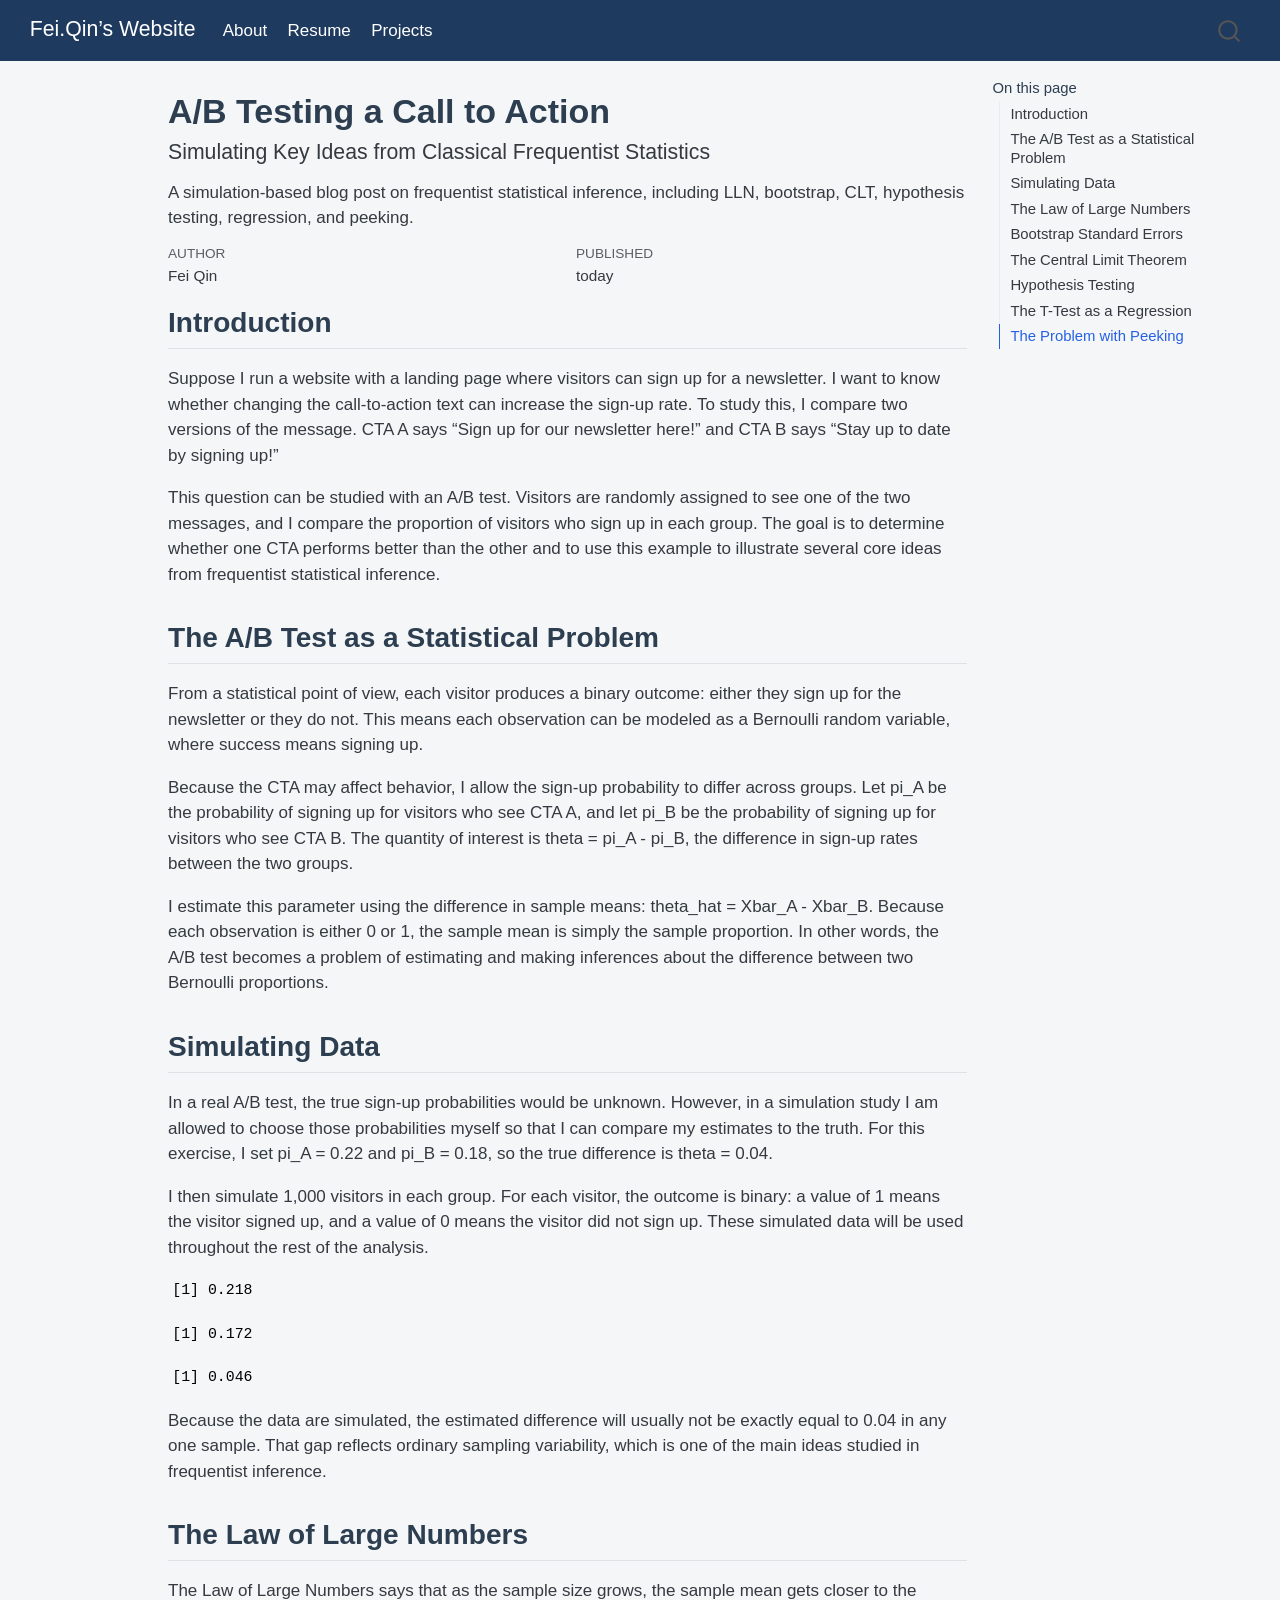
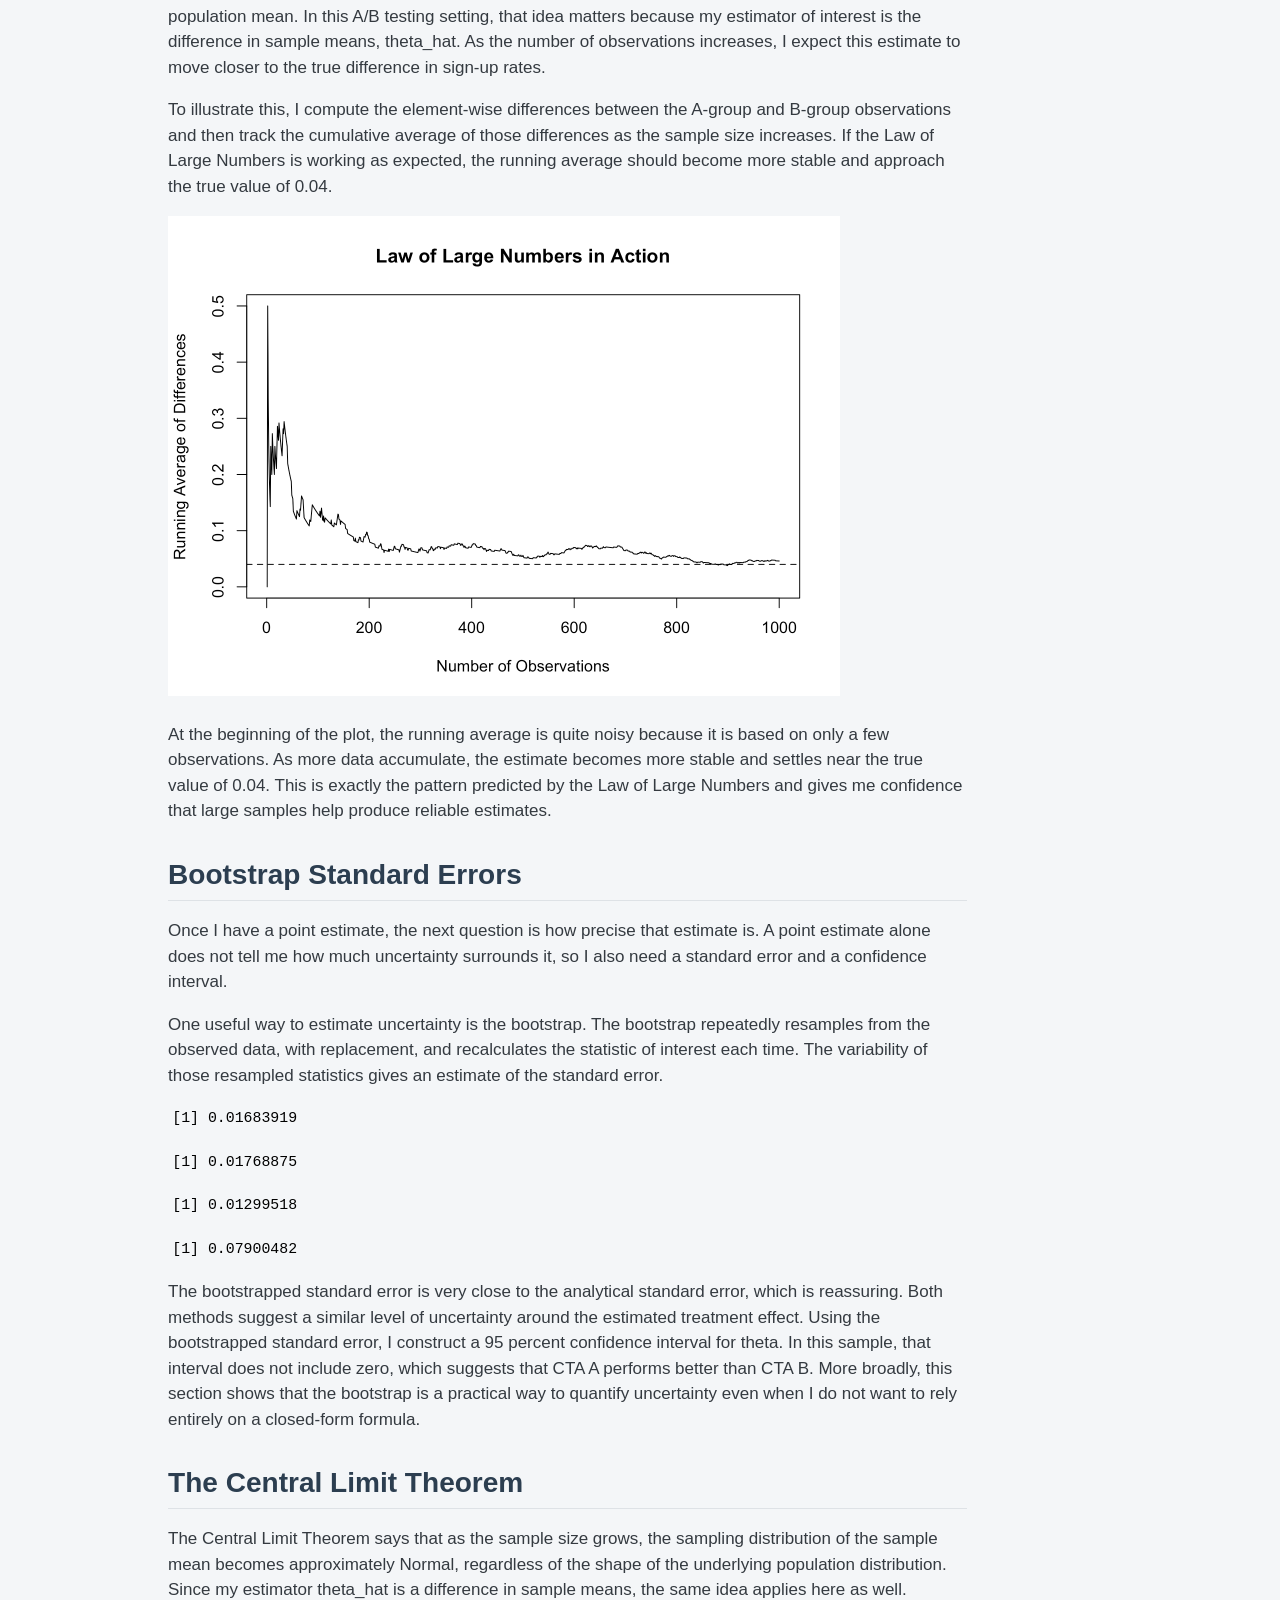
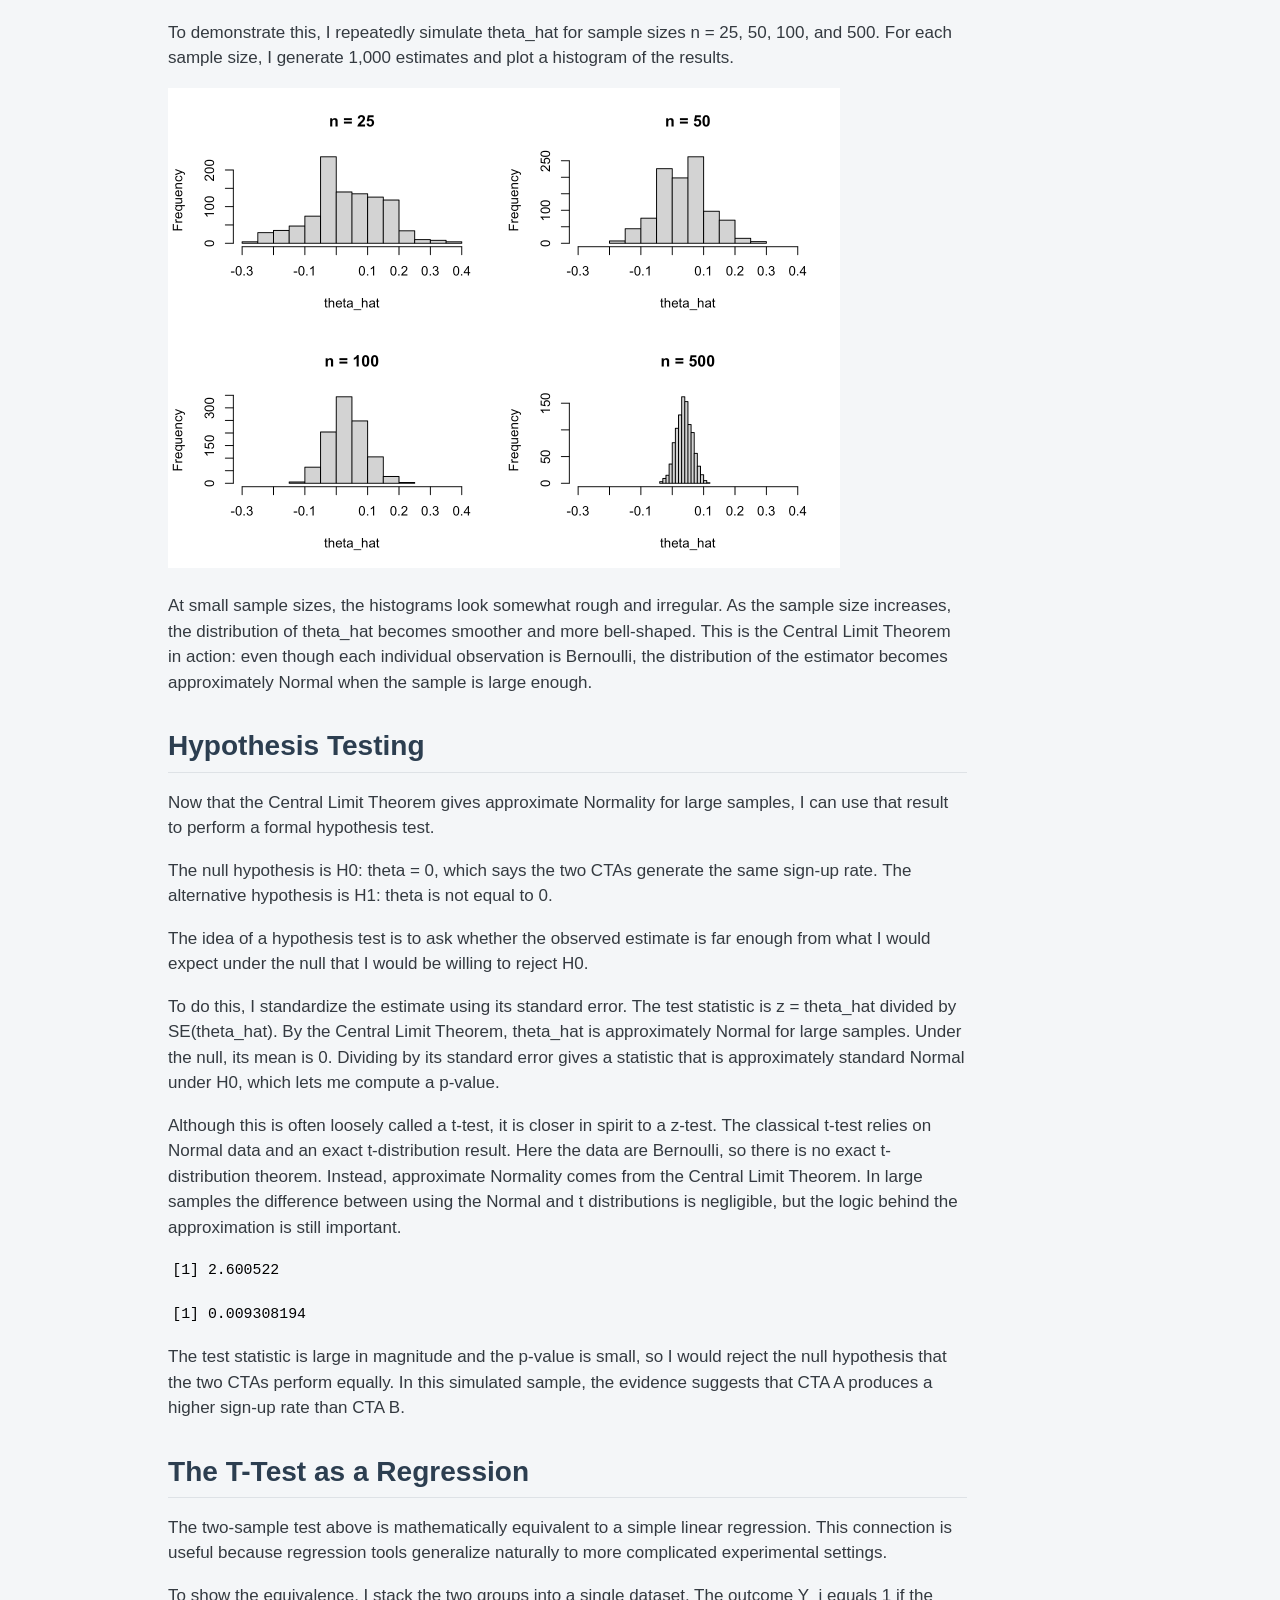
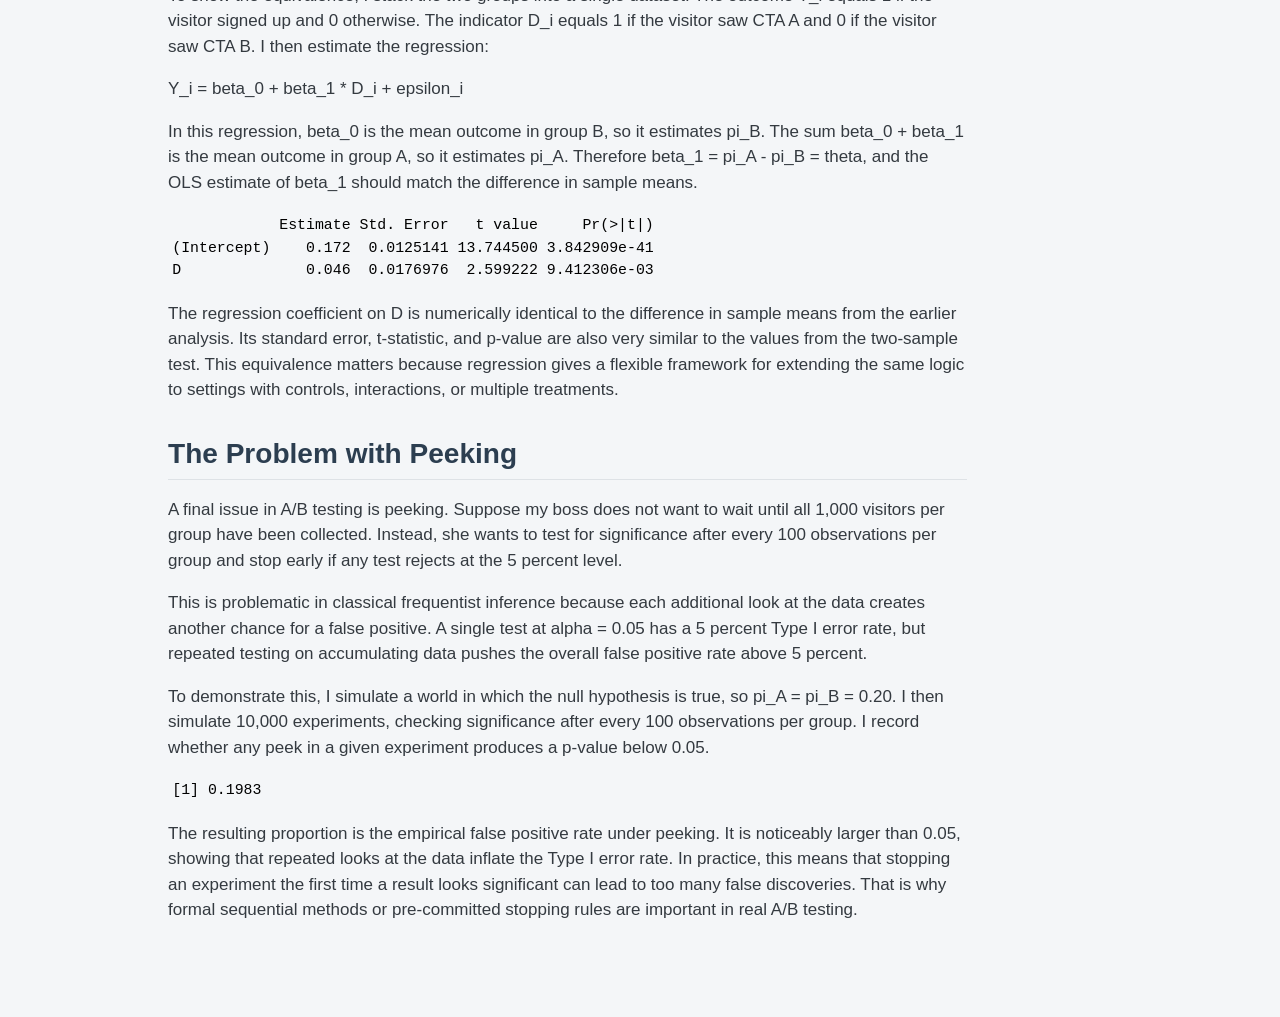
<file: docs/projects/projects/ab-testing-hw1/projects/ab-testing-hw1/index.html>
<!DOCTYPE html>
<html xmlns="http://www.w3.org/1999/xhtml" lang="en" xml:lang="en"><head>

<meta charset="utf-8">
<meta name="generator" content="quarto-1.9.36">

<meta name="viewport" content="width=device-width, initial-scale=1.0, user-scalable=yes">

<meta name="author" content="Fei Qin">
<meta name="description" content="A simulation-based blog post on frequentist statistical inference, including LLN, bootstrap, CLT, hypothesis testing, regression, and peeking.">

<title>A/B Testing a Call to Action – Fei.Qin’s Website</title>
<style>
/* Default styles provided by pandoc.
** See https://pandoc.org/MANUAL.html#variables-for-html for config info.
*/
code{white-space: pre-wrap;}
span.smallcaps{font-variant: small-caps;}
div.columns{display: flex; gap: min(4vw, 1.5em);}
div.column{flex: auto; overflow-x: auto;}
div.hanging-indent{margin-left: 1.5em; text-indent: -1.5em;}
ul.task-list{list-style: none;}
ul.task-list li input[type="checkbox"] {
  width: 0.8em;
  margin: 0 0.8em 0.2em -1em; /* quarto-specific, see https://github.com/quarto-dev/quarto-cli/issues/4556 */ 
  vertical-align: middle;
}
</style>


<script src="../../../../../site_libs/quarto-nav/quarto-nav.js"></script>
<script src="../../../../../site_libs/quarto-nav/headroom.min.js"></script>
<script src="../../../../../site_libs/clipboard/clipboard.min.js"></script>
<script src="../../../../../site_libs/quarto-search/autocomplete.umd.js"></script>
<script src="../../../../../site_libs/quarto-search/fuse.min.js"></script>
<script src="../../../../../site_libs/quarto-search/quarto-search.js"></script>
<meta name="quarto:offset" content="../../../../../">
<script src="../../../../../site_libs/quarto-html/quarto.js" type="module"></script>
<script src="../../../../../site_libs/quarto-html/tabsets/tabsets.js" type="module"></script>
<script src="../../../../../site_libs/quarto-html/popper.min.js"></script>
<script src="../../../../../site_libs/quarto-html/tippy.umd.min.js"></script>
<script src="../../../../../site_libs/quarto-html/anchor.min.js"></script>
<link href="../../../../../site_libs/quarto-html/tippy.css" rel="stylesheet">
<link href="../../../../../site_libs/quarto-html/quarto-syntax-highlighting-845c23b38eaddc0f92fda52bfe77a8c8.css" rel="stylesheet" id="quarto-text-highlighting-styles">
<script src="../../../../../site_libs/bootstrap/bootstrap.min.js"></script>
<link href="../../../../../site_libs/bootstrap/bootstrap-icons.css" rel="stylesheet">
<link href="../../../../../site_libs/bootstrap/bootstrap-158031087360bce0ff56dc785ce39e06.min.css" rel="stylesheet" append-hash="true" id="quarto-bootstrap" data-mode="light">
<script id="quarto-search-options" type="application/json">{
  "location": "navbar",
  "copy-button": false,
  "collapse-after": 3,
  "panel-placement": "end",
  "type": "overlay",
  "limit": 50,
  "keyboard-shortcut": [
    "f",
    "/",
    "s"
  ],
  "show-item-context": false,
  "language": {
    "search-no-results-text": "No results",
    "search-matching-documents-text": "matching documents",
    "search-copy-link-title": "Copy link to search",
    "search-hide-matches-text": "Hide additional matches",
    "search-more-match-text": "more match in this document",
    "search-more-matches-text": "more matches in this document",
    "search-clear-button-title": "Clear",
    "search-text-placeholder": "",
    "search-detached-cancel-button-title": "Cancel",
    "search-submit-button-title": "Submit",
    "search-label": "Search"
  }
}</script>


<link rel="stylesheet" href="../../../../../styles.css">
</head>

<body class="nav-fixed quarto-light">

<div id="quarto-search-results"></div>
  <header id="quarto-header" class="headroom fixed-top">
    <nav class="navbar navbar-expand-lg " data-bs-theme="dark">
      <div class="navbar-container container-fluid">
      <div class="navbar-brand-container mx-auto">
    <a class="navbar-brand" href="../../../../../index.html">
    <span class="navbar-title">Fei.Qin’s Website</span>
    </a>
  </div>
            <div id="quarto-search" class="" title="Search"></div>
          <button class="navbar-toggler" type="button" data-bs-toggle="collapse" data-bs-target="#navbarCollapse" aria-controls="navbarCollapse" role="menu" aria-expanded="false" aria-label="Toggle navigation" onclick="if (window.quartoToggleHeadroom) { window.quartoToggleHeadroom(); }">
  <span class="navbar-toggler-icon"></span>
</button>
          <div class="collapse navbar-collapse" id="navbarCollapse">
            <ul class="navbar-nav navbar-nav-scroll me-auto">
  <li class="nav-item">
    <a class="nav-link" href="../../../../../index.html"> 
<span class="menu-text">About</span></a>
  </li>  
  <li class="nav-item">
    <a class="nav-link" href="../../../../../resume.html"> 
<span class="menu-text">Resume</span></a>
  </li>  
  <li class="nav-item">
    <a class="nav-link" href="../../../../../projects.html"> 
<span class="menu-text">Projects</span></a>
  </li>  
</ul>
          </div> <!-- /navcollapse -->
            <div class="quarto-navbar-tools">
</div>
      </div> <!-- /container-fluid -->
    </nav>
</header>
<!-- content -->
<div id="quarto-content" class="quarto-container page-columns page-rows-contents page-layout-article page-navbar">
<!-- sidebar -->
<!-- margin-sidebar -->
    <div id="quarto-margin-sidebar" class="sidebar margin-sidebar">
        <nav id="TOC" role="doc-toc" class="toc-active">
    <h2 id="toc-title">On this page</h2>
   
  <ul>
  <li><a href="#introduction" id="toc-introduction" class="nav-link active" data-scroll-target="#introduction">Introduction</a></li>
  <li><a href="#the-ab-test-as-a-statistical-problem" id="toc-the-ab-test-as-a-statistical-problem" class="nav-link" data-scroll-target="#the-ab-test-as-a-statistical-problem">The A/B Test as a Statistical Problem</a></li>
  <li><a href="#simulating-data" id="toc-simulating-data" class="nav-link" data-scroll-target="#simulating-data">Simulating Data</a></li>
  <li><a href="#the-law-of-large-numbers" id="toc-the-law-of-large-numbers" class="nav-link" data-scroll-target="#the-law-of-large-numbers">The Law of Large Numbers</a></li>
  <li><a href="#bootstrap-standard-errors" id="toc-bootstrap-standard-errors" class="nav-link" data-scroll-target="#bootstrap-standard-errors">Bootstrap Standard Errors</a></li>
  <li><a href="#the-central-limit-theorem" id="toc-the-central-limit-theorem" class="nav-link" data-scroll-target="#the-central-limit-theorem">The Central Limit Theorem</a></li>
  <li><a href="#hypothesis-testing" id="toc-hypothesis-testing" class="nav-link" data-scroll-target="#hypothesis-testing">Hypothesis Testing</a></li>
  <li><a href="#the-t-test-as-a-regression" id="toc-the-t-test-as-a-regression" class="nav-link" data-scroll-target="#the-t-test-as-a-regression">The T-Test as a Regression</a></li>
  <li><a href="#the-problem-with-peeking" id="toc-the-problem-with-peeking" class="nav-link" data-scroll-target="#the-problem-with-peeking">The Problem with Peeking</a></li>
  </ul>
</nav>
    </div>
<!-- main -->
<main class="content" id="quarto-document-content">

<header id="title-block-header" class="quarto-title-block default">
<div class="quarto-title">
<h1 class="title">A/B Testing a Call to Action</h1>
<p class="subtitle lead">Simulating Key Ideas from Classical Frequentist Statistics</p>
</div>

<div>
  <div class="description">
    A simulation-based blog post on frequentist statistical inference, including LLN, bootstrap, CLT, hypothesis testing, regression, and peeking.
  </div>
</div>


<div class="quarto-title-meta">

    <div>
    <div class="quarto-title-meta-heading">Author</div>
    <div class="quarto-title-meta-contents">
             <p>Fei Qin </p>
          </div>
  </div>
    
    <div>
    <div class="quarto-title-meta-heading">Published</div>
    <div class="quarto-title-meta-contents">
      <p class="date">today</p>
    </div>
  </div>
  
    
  </div>
  


</header>


<section id="introduction" class="level2">
<h2 class="anchored" data-anchor-id="introduction">Introduction</h2>
<p>Suppose I run a website with a landing page where visitors can sign up for a newsletter. I want to know whether changing the call-to-action text can increase the sign-up rate. To study this, I compare two versions of the message. CTA A says “Sign up for our newsletter here!” and CTA B says “Stay up to date by signing up!”</p>
<p>This question can be studied with an A/B test. Visitors are randomly assigned to see one of the two messages, and I compare the proportion of visitors who sign up in each group. The goal is to determine whether one CTA performs better than the other and to use this example to illustrate several core ideas from frequentist statistical inference.</p>
</section>
<section id="the-ab-test-as-a-statistical-problem" class="level2">
<h2 class="anchored" data-anchor-id="the-ab-test-as-a-statistical-problem">The A/B Test as a Statistical Problem</h2>
<p>From a statistical point of view, each visitor produces a binary outcome: either they sign up for the newsletter or they do not. This means each observation can be modeled as a Bernoulli random variable, where success means signing up.</p>
<p>Because the CTA may affect behavior, I allow the sign-up probability to differ across groups. Let pi_A be the probability of signing up for visitors who see CTA A, and let pi_B be the probability of signing up for visitors who see CTA B. The quantity of interest is theta = pi_A - pi_B, the difference in sign-up rates between the two groups.</p>
<p>I estimate this parameter using the difference in sample means: theta_hat = Xbar_A - Xbar_B. Because each observation is either 0 or 1, the sample mean is simply the sample proportion. In other words, the A/B test becomes a problem of estimating and making inferences about the difference between two Bernoulli proportions.</p>
</section>
<section id="simulating-data" class="level2">
<h2 class="anchored" data-anchor-id="simulating-data">Simulating Data</h2>
<p>In a real A/B test, the true sign-up probabilities would be unknown. However, in a simulation study I am allowed to choose those probabilities myself so that I can compare my estimates to the truth. For this exercise, I set pi_A = 0.22 and pi_B = 0.18, so the true difference is theta = 0.04.</p>
<p>I then simulate 1,000 visitors in each group. For each visitor, the outcome is binary: a value of 1 means the visitor signed up, and a value of 0 means the visitor did not sign up. These simulated data will be used throughout the rest of the analysis.</p>
<div class="cell">
<div class="cell-output cell-output-stdout">
<pre><code>[1] 0.218</code></pre>
</div>
<div class="cell-output cell-output-stdout">
<pre><code>[1] 0.172</code></pre>
</div>
<div class="cell-output cell-output-stdout">
<pre><code>[1] 0.046</code></pre>
</div>
</div>
<p>Because the data are simulated, the estimated difference will usually not be exactly equal to 0.04 in any one sample. That gap reflects ordinary sampling variability, which is one of the main ideas studied in frequentist inference.</p>
</section>
<section id="the-law-of-large-numbers" class="level2">
<h2 class="anchored" data-anchor-id="the-law-of-large-numbers">The Law of Large Numbers</h2>
<p>The Law of Large Numbers says that as the sample size grows, the sample mean gets closer to the population mean. In this A/B testing setting, that idea matters because my estimator of interest is the difference in sample means, theta_hat. As the number of observations increases, I expect this estimate to move closer to the true difference in sign-up rates.</p>
<p>To illustrate this, I compute the element-wise differences between the A-group and B-group observations and then track the cumulative average of those differences as the sample size increases. If the Law of Large Numbers is working as expected, the running average should become more stable and approach the true value of 0.04.</p>
<div class="cell">
<div class="cell-output-display">
<div>
<figure class="figure">
<p><img src="index_files/figure-html/unnamed-chunk-2-1.png" class="img-fluid figure-img" width="672"></p>
</figure>
</div>
</div>
</div>
<p>At the beginning of the plot, the running average is quite noisy because it is based on only a few observations. As more data accumulate, the estimate becomes more stable and settles near the true value of 0.04. This is exactly the pattern predicted by the Law of Large Numbers and gives me confidence that large samples help produce reliable estimates.</p>
</section>
<section id="bootstrap-standard-errors" class="level2">
<h2 class="anchored" data-anchor-id="bootstrap-standard-errors">Bootstrap Standard Errors</h2>
<p>Once I have a point estimate, the next question is how precise that estimate is. A point estimate alone does not tell me how much uncertainty surrounds it, so I also need a standard error and a confidence interval.</p>
<p>One useful way to estimate uncertainty is the bootstrap. The bootstrap repeatedly resamples from the observed data, with replacement, and recalculates the statistic of interest each time. The variability of those resampled statistics gives an estimate of the standard error.</p>
<div class="cell">
<div class="cell-output cell-output-stdout">
<pre><code>[1] 0.01683919</code></pre>
</div>
<div class="cell-output cell-output-stdout">
<pre><code>[1] 0.01768875</code></pre>
</div>
<div class="cell-output cell-output-stdout">
<pre><code>[1] 0.01299518</code></pre>
</div>
<div class="cell-output cell-output-stdout">
<pre><code>[1] 0.07900482</code></pre>
</div>
</div>
<p>The bootstrapped standard error is very close to the analytical standard error, which is reassuring. Both methods suggest a similar level of uncertainty around the estimated treatment effect. Using the bootstrapped standard error, I construct a 95 percent confidence interval for theta. In this sample, that interval does not include zero, which suggests that CTA A performs better than CTA B. More broadly, this section shows that the bootstrap is a practical way to quantify uncertainty even when I do not want to rely entirely on a closed-form formula.</p>
</section>
<section id="the-central-limit-theorem" class="level2">
<h2 class="anchored" data-anchor-id="the-central-limit-theorem">The Central Limit Theorem</h2>
<p>The Central Limit Theorem says that as the sample size grows, the sampling distribution of the sample mean becomes approximately Normal, regardless of the shape of the underlying population distribution. Since my estimator theta_hat is a difference in sample means, the same idea applies here as well.</p>
<p>To demonstrate this, I repeatedly simulate theta_hat for sample sizes n = 25, 50, 100, and 500. For each sample size, I generate 1,000 estimates and plot a histogram of the results.</p>
<div class="cell">
<div class="cell-output-display">
<div>
<figure class="figure">
<p><img src="index_files/figure-html/unnamed-chunk-4-1.png" class="img-fluid figure-img" width="672"></p>
</figure>
</div>
</div>
</div>
<p>At small sample sizes, the histograms look somewhat rough and irregular. As the sample size increases, the distribution of theta_hat becomes smoother and more bell-shaped. This is the Central Limit Theorem in action: even though each individual observation is Bernoulli, the distribution of the estimator becomes approximately Normal when the sample is large enough.</p>
</section>
<section id="hypothesis-testing" class="level2">
<h2 class="anchored" data-anchor-id="hypothesis-testing">Hypothesis Testing</h2>
<p>Now that the Central Limit Theorem gives approximate Normality for large samples, I can use that result to perform a formal hypothesis test.</p>
<p>The null hypothesis is H0: theta = 0, which says the two CTAs generate the same sign-up rate. The alternative hypothesis is H1: theta is not equal to 0.</p>
<p>The idea of a hypothesis test is to ask whether the observed estimate is far enough from what I would expect under the null that I would be willing to reject H0.</p>
<p>To do this, I standardize the estimate using its standard error. The test statistic is z = theta_hat divided by SE(theta_hat). By the Central Limit Theorem, theta_hat is approximately Normal for large samples. Under the null, its mean is 0. Dividing by its standard error gives a statistic that is approximately standard Normal under H0, which lets me compute a p-value.</p>
<p>Although this is often loosely called a t-test, it is closer in spirit to a z-test. The classical t-test relies on Normal data and an exact t-distribution result. Here the data are Bernoulli, so there is no exact t-distribution theorem. Instead, approximate Normality comes from the Central Limit Theorem. In large samples the difference between using the Normal and t distributions is negligible, but the logic behind the approximation is still important.</p>
<div class="cell">
<div class="cell-output cell-output-stdout">
<pre><code>[1] 2.600522</code></pre>
</div>
<div class="cell-output cell-output-stdout">
<pre><code>[1] 0.009308194</code></pre>
</div>
</div>
<p>The test statistic is large in magnitude and the p-value is small, so I would reject the null hypothesis that the two CTAs perform equally. In this simulated sample, the evidence suggests that CTA A produces a higher sign-up rate than CTA B.</p>
</section>
<section id="the-t-test-as-a-regression" class="level2">
<h2 class="anchored" data-anchor-id="the-t-test-as-a-regression">The T-Test as a Regression</h2>
<p>The two-sample test above is mathematically equivalent to a simple linear regression. This connection is useful because regression tools generalize naturally to more complicated experimental settings.</p>
<p>To show the equivalence, I stack the two groups into a single dataset. The outcome Y_i equals 1 if the visitor signed up and 0 otherwise. The indicator D_i equals 1 if the visitor saw CTA A and 0 if the visitor saw CTA B. I then estimate the regression:</p>
<p>Y_i = beta_0 + beta_1 * D_i + epsilon_i</p>
<p>In this regression, beta_0 is the mean outcome in group B, so it estimates pi_B. The sum beta_0 + beta_1 is the mean outcome in group A, so it estimates pi_A. Therefore beta_1 = pi_A - pi_B = theta, and the OLS estimate of beta_1 should match the difference in sample means.</p>
<div class="cell">
<div class="cell-output cell-output-stdout">
<pre><code>            Estimate Std. Error   t value     Pr(&gt;|t|)
(Intercept)    0.172  0.0125141 13.744500 3.842909e-41
D              0.046  0.0176976  2.599222 9.412306e-03</code></pre>
</div>
</div>
<p>The regression coefficient on D is numerically identical to the difference in sample means from the earlier analysis. Its standard error, t-statistic, and p-value are also very similar to the values from the two-sample test. This equivalence matters because regression gives a flexible framework for extending the same logic to settings with controls, interactions, or multiple treatments.</p>
</section>
<section id="the-problem-with-peeking" class="level2">
<h2 class="anchored" data-anchor-id="the-problem-with-peeking">The Problem with Peeking</h2>
<p>A final issue in A/B testing is peeking. Suppose my boss does not want to wait until all 1,000 visitors per group have been collected. Instead, she wants to test for significance after every 100 observations per group and stop early if any test rejects at the 5 percent level.</p>
<p>This is problematic in classical frequentist inference because each additional look at the data creates another chance for a false positive. A single test at alpha = 0.05 has a 5 percent Type I error rate, but repeated testing on accumulating data pushes the overall false positive rate above 5 percent.</p>
<p>To demonstrate this, I simulate a world in which the null hypothesis is true, so pi_A = pi_B = 0.20. I then simulate 10,000 experiments, checking significance after every 100 observations per group. I record whether any peek in a given experiment produces a p-value below 0.05.</p>
<div class="cell">
<div class="cell-output cell-output-stdout">
<pre><code>[1] 0.1983</code></pre>
</div>
</div>
<p>The resulting proportion is the empirical false positive rate under peeking. It is noticeably larger than 0.05, showing that repeated looks at the data inflate the Type I error rate. In practice, this means that stopping an experiment the first time a result looks significant can lead to too many false discoveries. That is why formal sequential methods or pre-committed stopping rules are important in real A/B testing.</p>


</section>

</main> <!-- /main -->
<script id="quarto-html-after-body" type="application/javascript">
  window.document.addEventListener("DOMContentLoaded", function (event) {
    const icon = "";
    const anchorJS = new window.AnchorJS();
    anchorJS.options = {
      placement: 'right',
      icon: icon
    };
    anchorJS.add('.anchored');
    const isCodeAnnotation = (el) => {
      for (const clz of el.classList) {
        if (clz.startsWith('code-annotation-')) {                     
          return true;
        }
      }
      return false;
    }
    const onCopySuccess = function(e) {
      // button target
      const button = e.trigger;
      // don't keep focus
      button.blur();
      // flash "checked"
      button.classList.add('code-copy-button-checked');
      var currentTitle = button.getAttribute("title");
      button.setAttribute("title", "Copied!");
      let tooltip;
      if (window.bootstrap) {
        button.setAttribute("data-bs-toggle", "tooltip");
        button.setAttribute("data-bs-placement", "left");
        button.setAttribute("data-bs-title", "Copied!");
        tooltip = new bootstrap.Tooltip(button, 
          { trigger: "manual", 
            customClass: "code-copy-button-tooltip",
            offset: [0, -8]});
        tooltip.show();    
      }
      setTimeout(function() {
        if (tooltip) {
          tooltip.hide();
          button.removeAttribute("data-bs-title");
          button.removeAttribute("data-bs-toggle");
          button.removeAttribute("data-bs-placement");
        }
        button.setAttribute("title", currentTitle);
        button.classList.remove('code-copy-button-checked');
      }, 1000);
      // clear code selection
      e.clearSelection();
    }
    const getTextToCopy = function(trigger) {
      const outerScaffold = trigger.parentElement.cloneNode(true);
      const codeEl = outerScaffold.querySelector('code');
      for (const childEl of codeEl.children) {
        if (isCodeAnnotation(childEl)) {
          childEl.remove();
        }
      }
      return codeEl.innerText;
    }
    const clipboard = new window.ClipboardJS('.code-copy-button:not([data-in-quarto-modal])', {
      text: getTextToCopy
    });
    clipboard.on('success', onCopySuccess);
    if (window.document.getElementById('quarto-embedded-source-code-modal')) {
      const clipboardModal = new window.ClipboardJS('.code-copy-button[data-in-quarto-modal]', {
        text: getTextToCopy,
        container: window.document.getElementById('quarto-embedded-source-code-modal')
      });
      clipboardModal.on('success', onCopySuccess);
    }
      var localhostRegex = new RegExp(/^(?:http|https):\/\/localhost\:?[0-9]*\//);
      var mailtoRegex = new RegExp(/^mailto:/);
        var filterRegex = new RegExp('/' + window.location.host + '/');
      var isInternal = (href) => {
          return filterRegex.test(href) || localhostRegex.test(href) || mailtoRegex.test(href);
      }
      // Inspect non-navigation links and adorn them if external
     var links = window.document.querySelectorAll('a[href]:not(.nav-link):not(.navbar-brand):not(.toc-action):not(.sidebar-link):not(.sidebar-item-toggle):not(.pagination-link):not(.no-external):not([aria-hidden]):not(.dropdown-item):not(.quarto-navigation-tool):not(.about-link)');
      for (var i=0; i<links.length; i++) {
        const link = links[i];
        if (!isInternal(link.href)) {
          // undo the damage that might have been done by quarto-nav.js in the case of
          // links that we want to consider external
          if (link.dataset.originalHref !== undefined) {
            link.href = link.dataset.originalHref;
          }
        }
      }
    function tippyHover(el, contentFn, onTriggerFn, onUntriggerFn) {
      const config = {
        allowHTML: true,
        maxWidth: 500,
        delay: 100,
        arrow: false,
        appendTo: function(el) {
            return el.parentElement;
        },
        interactive: true,
        interactiveBorder: 10,
        theme: 'quarto',
        placement: 'bottom-start',
      };
      if (contentFn) {
        config.content = contentFn;
      }
      if (onTriggerFn) {
        config.onTrigger = onTriggerFn;
      }
      if (onUntriggerFn) {
        config.onUntrigger = onUntriggerFn;
      }
      window.tippy(el, config); 
    }
    const noterefs = window.document.querySelectorAll('a[role="doc-noteref"]');
    for (var i=0; i<noterefs.length; i++) {
      const ref = noterefs[i];
      tippyHover(ref, function() {
        // use id or data attribute instead here
        let href = ref.getAttribute('data-footnote-href') || ref.getAttribute('href');
        try { href = new URL(href).hash; } catch {}
        const id = href.replace(/^#\/?/, "");
        const note = window.document.getElementById(id);
        if (note) {
          return note.innerHTML;
        } else {
          return "";
        }
      });
    }
    const xrefs = window.document.querySelectorAll('a.quarto-xref');
    const processXRef = (id, note) => {
      // Strip column container classes
      const stripColumnClz = (el) => {
        el.classList.remove("page-full", "page-columns");
        if (el.children) {
          for (const child of el.children) {
            stripColumnClz(child);
          }
        }
      }
      stripColumnClz(note)
      if (id === null || id.startsWith('sec-')) {
        // Special case sections, only their first couple elements
        const container = document.createElement("div");
        if (note.children && note.children.length > 2) {
          container.appendChild(note.children[0].cloneNode(true));
          for (let i = 1; i < note.children.length; i++) {
            const child = note.children[i];
            if (child.tagName === "P" && child.innerText === "") {
              continue;
            } else {
              container.appendChild(child.cloneNode(true));
              break;
            }
          }
          if (window.Quarto?.typesetMath) {
            window.Quarto.typesetMath(container);
          }
          return container.innerHTML
        } else {
          if (window.Quarto?.typesetMath) {
            window.Quarto.typesetMath(note);
          }
          return note.innerHTML;
        }
      } else {
        // Remove any anchor links if they are present
        const anchorLink = note.querySelector('a.anchorjs-link');
        if (anchorLink) {
          anchorLink.remove();
        }
        if (window.Quarto?.typesetMath) {
          window.Quarto.typesetMath(note);
        }
        if (note.classList.contains("callout")) {
          return note.outerHTML;
        } else {
          return note.innerHTML;
        }
      }
    }
    for (var i=0; i<xrefs.length; i++) {
      const xref = xrefs[i];
      tippyHover(xref, undefined, function(instance) {
        instance.disable();
        let url = xref.getAttribute('href');
        let hash = undefined; 
        if (url.startsWith('#')) {
          hash = url;
        } else {
          try { hash = new URL(url).hash; } catch {}
        }
        if (hash) {
          const id = hash.replace(/^#\/?/, "");
          const note = window.document.getElementById(id);
          if (note !== null) {
            try {
              const html = processXRef(id, note.cloneNode(true));
              instance.setContent(html);
            } finally {
              instance.enable();
              instance.show();
            }
          } else {
            // See if we can fetch this
            fetch(url.split('#')[0])
            .then(res => res.text())
            .then(html => {
              const parser = new DOMParser();
              const htmlDoc = parser.parseFromString(html, "text/html");
              const note = htmlDoc.getElementById(id);
              if (note !== null) {
                const html = processXRef(id, note);
                instance.setContent(html);
              } 
            }).finally(() => {
              instance.enable();
              instance.show();
            });
          }
        } else {
          // See if we can fetch a full url (with no hash to target)
          // This is a special case and we should probably do some content thinning / targeting
          fetch(url)
          .then(res => res.text())
          .then(html => {
            const parser = new DOMParser();
            const htmlDoc = parser.parseFromString(html, "text/html");
            const note = htmlDoc.querySelector('main.content');
            if (note !== null) {
              // This should only happen for chapter cross references
              // (since there is no id in the URL)
              // remove the first header
              if (note.children.length > 0 && note.children[0].tagName === "HEADER") {
                note.children[0].remove();
              }
              const html = processXRef(null, note);
              instance.setContent(html);
            } 
          }).finally(() => {
            instance.enable();
            instance.show();
          });
        }
      }, function(instance) {
      });
    }
        let selectedAnnoteEl;
        const selectorForAnnotation = ( cell, annotation) => {
          let cellAttr = 'data-code-cell="' + cell + '"';
          let lineAttr = 'data-code-annotation="' +  annotation + '"';
          const selector = 'span[' + cellAttr + '][' + lineAttr + ']';
          return selector;
        }
        const selectCodeLines = (annoteEl) => {
          const doc = window.document;
          const targetCell = annoteEl.getAttribute("data-target-cell");
          const targetAnnotation = annoteEl.getAttribute("data-target-annotation");
          const annoteSpan = window.document.querySelector(selectorForAnnotation(targetCell, targetAnnotation));
          const lines = annoteSpan.getAttribute("data-code-lines").split(",");
          const lineIds = lines.map((line) => {
            return targetCell + "-" + line;
          })
          let top = null;
          let height = null;
          let parent = null;
          if (lineIds.length > 0) {
              //compute the position of the single el (top and bottom and make a div)
              const el = window.document.getElementById(lineIds[0]);
              top = el.offsetTop;
              height = el.offsetHeight;
              parent = el.parentElement.parentElement;
            if (lineIds.length > 1) {
              const lastEl = window.document.getElementById(lineIds[lineIds.length - 1]);
              const bottom = lastEl.offsetTop + lastEl.offsetHeight;
              height = bottom - top;
            }
            if (top !== null && height !== null && parent !== null) {
              // cook up a div (if necessary) and position it 
              let div = window.document.getElementById("code-annotation-line-highlight");
              if (div === null) {
                div = window.document.createElement("div");
                div.setAttribute("id", "code-annotation-line-highlight");
                div.style.position = 'absolute';
                parent.appendChild(div);
              }
              div.style.top = top - 2 + "px";
              div.style.height = height + 4 + "px";
              div.style.left = 0;
              let gutterDiv = window.document.getElementById("code-annotation-line-highlight-gutter");
              if (gutterDiv === null) {
                gutterDiv = window.document.createElement("div");
                gutterDiv.setAttribute("id", "code-annotation-line-highlight-gutter");
                gutterDiv.style.position = 'absolute';
                const codeCell = window.document.getElementById(targetCell);
                const gutter = codeCell.querySelector('.code-annotation-gutter');
                gutter.appendChild(gutterDiv);
              }
              gutterDiv.style.top = top - 2 + "px";
              gutterDiv.style.height = height + 4 + "px";
            }
            selectedAnnoteEl = annoteEl;
          }
        };
        const unselectCodeLines = () => {
          const elementsIds = ["code-annotation-line-highlight", "code-annotation-line-highlight-gutter"];
          elementsIds.forEach((elId) => {
            const div = window.document.getElementById(elId);
            if (div) {
              div.remove();
            }
          });
          selectedAnnoteEl = undefined;
        };
          // Handle positioning of the toggle
      window.addEventListener(
        "resize",
        throttle(() => {
          elRect = undefined;
          if (selectedAnnoteEl) {
            selectCodeLines(selectedAnnoteEl);
          }
        }, 10)
      );
      function throttle(fn, ms) {
      let throttle = false;
      let timer;
        return (...args) => {
          if(!throttle) { // first call gets through
              fn.apply(this, args);
              throttle = true;
          } else { // all the others get throttled
              if(timer) clearTimeout(timer); // cancel #2
              timer = setTimeout(() => {
                fn.apply(this, args);
                timer = throttle = false;
              }, ms);
          }
        };
      }
        // Attach click handler to the DT
        const annoteDls = window.document.querySelectorAll('dt[data-target-cell]');
        for (const annoteDlNode of annoteDls) {
          annoteDlNode.addEventListener('click', (event) => {
            const clickedEl = event.target;
            if (clickedEl !== selectedAnnoteEl) {
              unselectCodeLines();
              const activeEl = window.document.querySelector('dt[data-target-cell].code-annotation-active');
              if (activeEl) {
                activeEl.classList.remove('code-annotation-active');
              }
              selectCodeLines(clickedEl);
              clickedEl.classList.add('code-annotation-active');
            } else {
              // Unselect the line
              unselectCodeLines();
              clickedEl.classList.remove('code-annotation-active');
            }
          });
        }
    const findCites = (el) => {
      const parentEl = el.parentElement;
      if (parentEl) {
        const cites = parentEl.dataset.cites;
        if (cites) {
          return {
            el,
            cites: cites.split(' ')
          };
        } else {
          return findCites(el.parentElement)
        }
      } else {
        return undefined;
      }
    };
    var bibliorefs = window.document.querySelectorAll('a[role="doc-biblioref"]');
    for (var i=0; i<bibliorefs.length; i++) {
      const ref = bibliorefs[i];
      const citeInfo = findCites(ref);
      if (citeInfo) {
        tippyHover(citeInfo.el, function() {
          var popup = window.document.createElement('div');
          citeInfo.cites.forEach(function(cite) {
            var citeDiv = window.document.createElement('div');
            citeDiv.classList.add('hanging-indent');
            citeDiv.classList.add('csl-entry');
            var biblioDiv = window.document.getElementById('ref-' + cite);
            if (biblioDiv) {
              citeDiv.innerHTML = biblioDiv.innerHTML;
            }
            popup.appendChild(citeDiv);
          });
          return popup.innerHTML;
        });
      }
    }
  });
  </script>
</div> <!-- /content -->




</body></html>
</file>
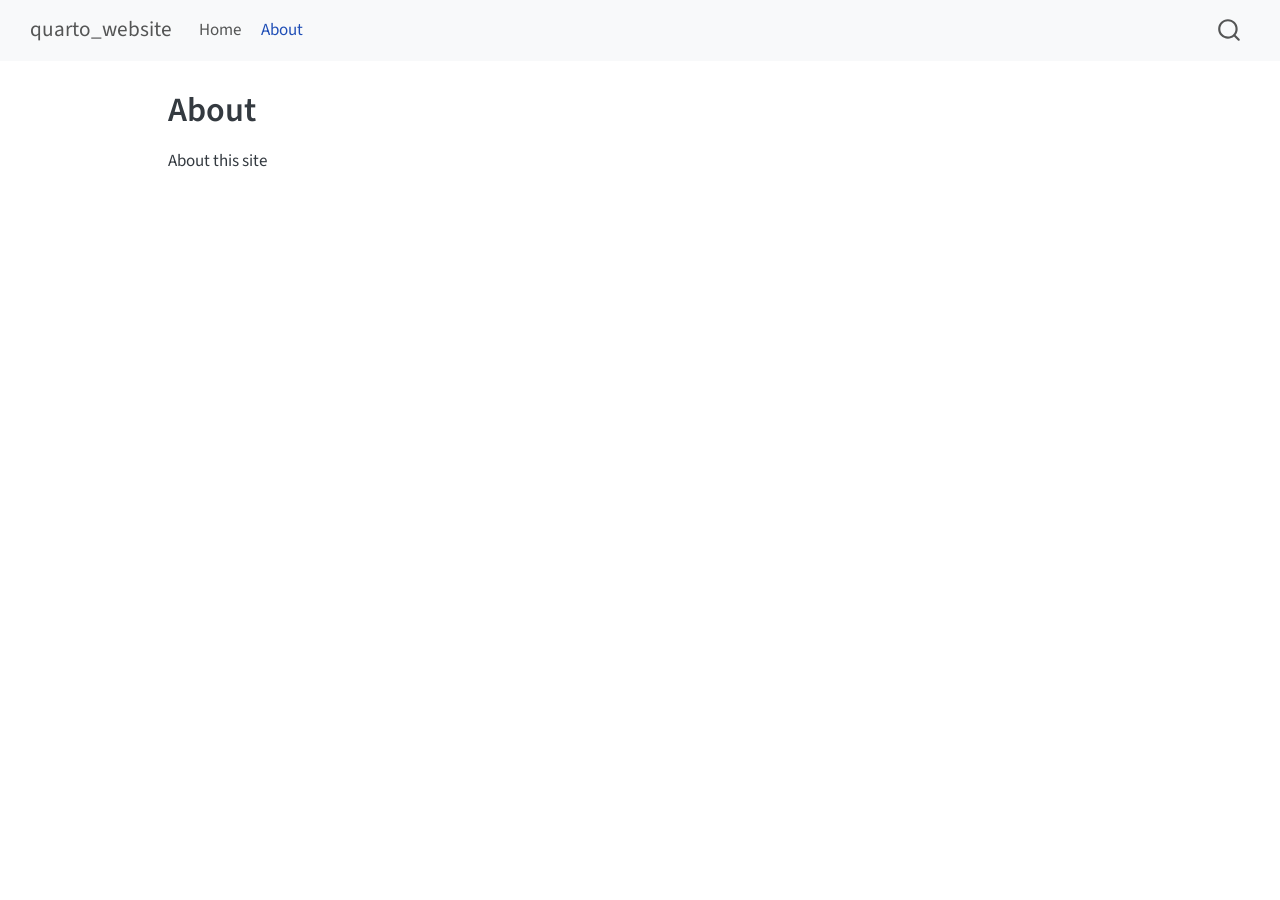
<file: _site/about.html>
<!DOCTYPE html>
<html xmlns="http://www.w3.org/1999/xhtml" lang="en" xml:lang="en"><head>

<meta charset="utf-8">
<meta name="generator" content="quarto-1.9.36">

<meta name="viewport" content="width=device-width, initial-scale=1.0, user-scalable=yes">


<title>About – quarto_website</title>
<style>
/* Default styles provided by pandoc.
** See https://pandoc.org/MANUAL.html#variables-for-html for config info.
*/
code{white-space: pre-wrap;}
span.smallcaps{font-variant: small-caps;}
div.columns{display: flex; gap: min(4vw, 1.5em);}
div.column{flex: auto; overflow-x: auto;}
div.hanging-indent{margin-left: 1.5em; text-indent: -1.5em;}
ul.task-list{list-style: none;}
ul.task-list li input[type="checkbox"] {
  width: 0.8em;
  margin: 0 0.8em 0.2em -1em; /* quarto-specific, see https://github.com/quarto-dev/quarto-cli/issues/4556 */ 
  vertical-align: middle;
}
</style>


<script src="site_libs/quarto-nav/quarto-nav.js"></script>
<script src="site_libs/quarto-nav/headroom.min.js"></script>
<script src="site_libs/clipboard/clipboard.min.js"></script>
<script src="site_libs/quarto-search/autocomplete.umd.js"></script>
<script src="site_libs/quarto-search/fuse.min.js"></script>
<script src="site_libs/quarto-search/quarto-search.js"></script>
<meta name="quarto:offset" content="./">
<script src="site_libs/quarto-html/quarto.js" type="module"></script>
<script src="site_libs/quarto-html/tabsets/tabsets.js" type="module"></script>
<script src="site_libs/quarto-html/popper.min.js"></script>
<script src="site_libs/quarto-html/tippy.umd.min.js"></script>
<script src="site_libs/quarto-html/anchor.min.js"></script>
<link href="site_libs/quarto-html/tippy.css" rel="stylesheet">
<link href="site_libs/quarto-html/quarto-syntax-highlighting-845c23b38eaddc0f92fda52bfe77a8c8.css" rel="stylesheet" id="quarto-text-highlighting-styles">
<script src="site_libs/bootstrap/bootstrap.min.js"></script>
<link href="site_libs/bootstrap/bootstrap-icons.css" rel="stylesheet">
<link href="site_libs/bootstrap/bootstrap-158031087360bce0ff56dc785ce39e06.min.css" rel="stylesheet" append-hash="true" id="quarto-bootstrap" data-mode="light">
<script id="quarto-search-options" type="application/json">{
  "location": "navbar",
  "copy-button": false,
  "collapse-after": 3,
  "panel-placement": "end",
  "type": "overlay",
  "limit": 50,
  "keyboard-shortcut": [
    "f",
    "/",
    "s"
  ],
  "show-item-context": false,
  "language": {
    "search-no-results-text": "No results",
    "search-matching-documents-text": "matching documents",
    "search-copy-link-title": "Copy link to search",
    "search-hide-matches-text": "Hide additional matches",
    "search-more-match-text": "more match in this document",
    "search-more-matches-text": "more matches in this document",
    "search-clear-button-title": "Clear",
    "search-text-placeholder": "",
    "search-detached-cancel-button-title": "Cancel",
    "search-submit-button-title": "Submit",
    "search-label": "Search"
  }
}</script>


<link rel="stylesheet" href="styles.css">
</head>

<body class="nav-fixed quarto-light">

<div id="quarto-search-results"></div>
  <header id="quarto-header" class="headroom fixed-top">
    <nav class="navbar navbar-expand-lg " data-bs-theme="dark">
      <div class="navbar-container container-fluid">
      <div class="navbar-brand-container mx-auto">
    <a class="navbar-brand" href="./index.html">
    <span class="navbar-title">quarto_website</span>
    </a>
  </div>
            <div id="quarto-search" class="" title="Search"></div>
          <button class="navbar-toggler" type="button" data-bs-toggle="collapse" data-bs-target="#navbarCollapse" aria-controls="navbarCollapse" role="menu" aria-expanded="false" aria-label="Toggle navigation" onclick="if (window.quartoToggleHeadroom) { window.quartoToggleHeadroom(); }">
  <span class="navbar-toggler-icon"></span>
</button>
          <div class="collapse navbar-collapse" id="navbarCollapse">
            <ul class="navbar-nav navbar-nav-scroll me-auto">
  <li class="nav-item">
    <a class="nav-link" href="./index.html"> 
<span class="menu-text">Home</span></a>
  </li>  
  <li class="nav-item">
    <a class="nav-link active" href="./about.html" aria-current="page"> 
<span class="menu-text">About</span></a>
  </li>  
</ul>
          </div> <!-- /navcollapse -->
            <div class="quarto-navbar-tools">
</div>
      </div> <!-- /container-fluid -->
    </nav>
</header>
<!-- content -->
<div id="quarto-content" class="quarto-container page-columns page-rows-contents page-layout-article page-navbar">
<!-- sidebar -->
<!-- margin-sidebar -->
    <div id="quarto-margin-sidebar" class="sidebar margin-sidebar zindex-bottom">
        
    </div>
<!-- main -->
<main class="content" id="quarto-document-content">

<header id="title-block-header" class="quarto-title-block default">
<div class="quarto-title">
<h1 class="title">About</h1>
</div>



<div class="quarto-title-meta">

    
  
    
  </div>
  


</header>


<p>About this site</p>



</main> <!-- /main -->
<script id="quarto-html-after-body" type="application/javascript">
  window.document.addEventListener("DOMContentLoaded", function (event) {
    const icon = "";
    const anchorJS = new window.AnchorJS();
    anchorJS.options = {
      placement: 'right',
      icon: icon
    };
    anchorJS.add('.anchored');
    const isCodeAnnotation = (el) => {
      for (const clz of el.classList) {
        if (clz.startsWith('code-annotation-')) {                     
          return true;
        }
      }
      return false;
    }
    const onCopySuccess = function(e) {
      // button target
      const button = e.trigger;
      // don't keep focus
      button.blur();
      // flash "checked"
      button.classList.add('code-copy-button-checked');
      var currentTitle = button.getAttribute("title");
      button.setAttribute("title", "Copied!");
      let tooltip;
      if (window.bootstrap) {
        button.setAttribute("data-bs-toggle", "tooltip");
        button.setAttribute("data-bs-placement", "left");
        button.setAttribute("data-bs-title", "Copied!");
        tooltip = new bootstrap.Tooltip(button, 
          { trigger: "manual", 
            customClass: "code-copy-button-tooltip",
            offset: [0, -8]});
        tooltip.show();    
      }
      setTimeout(function() {
        if (tooltip) {
          tooltip.hide();
          button.removeAttribute("data-bs-title");
          button.removeAttribute("data-bs-toggle");
          button.removeAttribute("data-bs-placement");
        }
        button.setAttribute("title", currentTitle);
        button.classList.remove('code-copy-button-checked');
      }, 1000);
      // clear code selection
      e.clearSelection();
    }
    const getTextToCopy = function(trigger) {
      const outerScaffold = trigger.parentElement.cloneNode(true);
      const codeEl = outerScaffold.querySelector('code');
      for (const childEl of codeEl.children) {
        if (isCodeAnnotation(childEl)) {
          childEl.remove();
        }
      }
      return codeEl.innerText;
    }
    const clipboard = new window.ClipboardJS('.code-copy-button:not([data-in-quarto-modal])', {
      text: getTextToCopy
    });
    clipboard.on('success', onCopySuccess);
    if (window.document.getElementById('quarto-embedded-source-code-modal')) {
      const clipboardModal = new window.ClipboardJS('.code-copy-button[data-in-quarto-modal]', {
        text: getTextToCopy,
        container: window.document.getElementById('quarto-embedded-source-code-modal')
      });
      clipboardModal.on('success', onCopySuccess);
    }
      var localhostRegex = new RegExp(/^(?:http|https):\/\/localhost\:?[0-9]*\//);
      var mailtoRegex = new RegExp(/^mailto:/);
        var filterRegex = new RegExp('/' + window.location.host + '/');
      var isInternal = (href) => {
          return filterRegex.test(href) || localhostRegex.test(href) || mailtoRegex.test(href);
      }
      // Inspect non-navigation links and adorn them if external
     var links = window.document.querySelectorAll('a[href]:not(.nav-link):not(.navbar-brand):not(.toc-action):not(.sidebar-link):not(.sidebar-item-toggle):not(.pagination-link):not(.no-external):not([aria-hidden]):not(.dropdown-item):not(.quarto-navigation-tool):not(.about-link)');
      for (var i=0; i<links.length; i++) {
        const link = links[i];
        if (!isInternal(link.href)) {
          // undo the damage that might have been done by quarto-nav.js in the case of
          // links that we want to consider external
          if (link.dataset.originalHref !== undefined) {
            link.href = link.dataset.originalHref;
          }
        }
      }
    function tippyHover(el, contentFn, onTriggerFn, onUntriggerFn) {
      const config = {
        allowHTML: true,
        maxWidth: 500,
        delay: 100,
        arrow: false,
        appendTo: function(el) {
            return el.parentElement;
        },
        interactive: true,
        interactiveBorder: 10,
        theme: 'quarto',
        placement: 'bottom-start',
      };
      if (contentFn) {
        config.content = contentFn;
      }
      if (onTriggerFn) {
        config.onTrigger = onTriggerFn;
      }
      if (onUntriggerFn) {
        config.onUntrigger = onUntriggerFn;
      }
      window.tippy(el, config); 
    }
    const noterefs = window.document.querySelectorAll('a[role="doc-noteref"]');
    for (var i=0; i<noterefs.length; i++) {
      const ref = noterefs[i];
      tippyHover(ref, function() {
        // use id or data attribute instead here
        let href = ref.getAttribute('data-footnote-href') || ref.getAttribute('href');
        try { href = new URL(href).hash; } catch {}
        const id = href.replace(/^#\/?/, "");
        const note = window.document.getElementById(id);
        if (note) {
          return note.innerHTML;
        } else {
          return "";
        }
      });
    }
    const xrefs = window.document.querySelectorAll('a.quarto-xref');
    const processXRef = (id, note) => {
      // Strip column container classes
      const stripColumnClz = (el) => {
        el.classList.remove("page-full", "page-columns");
        if (el.children) {
          for (const child of el.children) {
            stripColumnClz(child);
          }
        }
      }
      stripColumnClz(note)
      if (id === null || id.startsWith('sec-')) {
        // Special case sections, only their first couple elements
        const container = document.createElement("div");
        if (note.children && note.children.length > 2) {
          container.appendChild(note.children[0].cloneNode(true));
          for (let i = 1; i < note.children.length; i++) {
            const child = note.children[i];
            if (child.tagName === "P" && child.innerText === "") {
              continue;
            } else {
              container.appendChild(child.cloneNode(true));
              break;
            }
          }
          if (window.Quarto?.typesetMath) {
            window.Quarto.typesetMath(container);
          }
          return container.innerHTML
        } else {
          if (window.Quarto?.typesetMath) {
            window.Quarto.typesetMath(note);
          }
          return note.innerHTML;
        }
      } else {
        // Remove any anchor links if they are present
        const anchorLink = note.querySelector('a.anchorjs-link');
        if (anchorLink) {
          anchorLink.remove();
        }
        if (window.Quarto?.typesetMath) {
          window.Quarto.typesetMath(note);
        }
        if (note.classList.contains("callout")) {
          return note.outerHTML;
        } else {
          return note.innerHTML;
        }
      }
    }
    for (var i=0; i<xrefs.length; i++) {
      const xref = xrefs[i];
      tippyHover(xref, undefined, function(instance) {
        instance.disable();
        let url = xref.getAttribute('href');
        let hash = undefined; 
        if (url.startsWith('#')) {
          hash = url;
        } else {
          try { hash = new URL(url).hash; } catch {}
        }
        if (hash) {
          const id = hash.replace(/^#\/?/, "");
          const note = window.document.getElementById(id);
          if (note !== null) {
            try {
              const html = processXRef(id, note.cloneNode(true));
              instance.setContent(html);
            } finally {
              instance.enable();
              instance.show();
            }
          } else {
            // See if we can fetch this
            fetch(url.split('#')[0])
            .then(res => res.text())
            .then(html => {
              const parser = new DOMParser();
              const htmlDoc = parser.parseFromString(html, "text/html");
              const note = htmlDoc.getElementById(id);
              if (note !== null) {
                const html = processXRef(id, note);
                instance.setContent(html);
              } 
            }).finally(() => {
              instance.enable();
              instance.show();
            });
          }
        } else {
          // See if we can fetch a full url (with no hash to target)
          // This is a special case and we should probably do some content thinning / targeting
          fetch(url)
          .then(res => res.text())
          .then(html => {
            const parser = new DOMParser();
            const htmlDoc = parser.parseFromString(html, "text/html");
            const note = htmlDoc.querySelector('main.content');
            if (note !== null) {
              // This should only happen for chapter cross references
              // (since there is no id in the URL)
              // remove the first header
              if (note.children.length > 0 && note.children[0].tagName === "HEADER") {
                note.children[0].remove();
              }
              const html = processXRef(null, note);
              instance.setContent(html);
            } 
          }).finally(() => {
            instance.enable();
            instance.show();
          });
        }
      }, function(instance) {
      });
    }
        let selectedAnnoteEl;
        const selectorForAnnotation = ( cell, annotation) => {
          let cellAttr = 'data-code-cell="' + cell + '"';
          let lineAttr = 'data-code-annotation="' +  annotation + '"';
          const selector = 'span[' + cellAttr + '][' + lineAttr + ']';
          return selector;
        }
        const selectCodeLines = (annoteEl) => {
          const doc = window.document;
          const targetCell = annoteEl.getAttribute("data-target-cell");
          const targetAnnotation = annoteEl.getAttribute("data-target-annotation");
          const annoteSpan = window.document.querySelector(selectorForAnnotation(targetCell, targetAnnotation));
          const lines = annoteSpan.getAttribute("data-code-lines").split(",");
          const lineIds = lines.map((line) => {
            return targetCell + "-" + line;
          })
          let top = null;
          let height = null;
          let parent = null;
          if (lineIds.length > 0) {
              //compute the position of the single el (top and bottom and make a div)
              const el = window.document.getElementById(lineIds[0]);
              top = el.offsetTop;
              height = el.offsetHeight;
              parent = el.parentElement.parentElement;
            if (lineIds.length > 1) {
              const lastEl = window.document.getElementById(lineIds[lineIds.length - 1]);
              const bottom = lastEl.offsetTop + lastEl.offsetHeight;
              height = bottom - top;
            }
            if (top !== null && height !== null && parent !== null) {
              // cook up a div (if necessary) and position it 
              let div = window.document.getElementById("code-annotation-line-highlight");
              if (div === null) {
                div = window.document.createElement("div");
                div.setAttribute("id", "code-annotation-line-highlight");
                div.style.position = 'absolute';
                parent.appendChild(div);
              }
              div.style.top = top - 2 + "px";
              div.style.height = height + 4 + "px";
              div.style.left = 0;
              let gutterDiv = window.document.getElementById("code-annotation-line-highlight-gutter");
              if (gutterDiv === null) {
                gutterDiv = window.document.createElement("div");
                gutterDiv.setAttribute("id", "code-annotation-line-highlight-gutter");
                gutterDiv.style.position = 'absolute';
                const codeCell = window.document.getElementById(targetCell);
                const gutter = codeCell.querySelector('.code-annotation-gutter');
                gutter.appendChild(gutterDiv);
              }
              gutterDiv.style.top = top - 2 + "px";
              gutterDiv.style.height = height + 4 + "px";
            }
            selectedAnnoteEl = annoteEl;
          }
        };
        const unselectCodeLines = () => {
          const elementsIds = ["code-annotation-line-highlight", "code-annotation-line-highlight-gutter"];
          elementsIds.forEach((elId) => {
            const div = window.document.getElementById(elId);
            if (div) {
              div.remove();
            }
          });
          selectedAnnoteEl = undefined;
        };
          // Handle positioning of the toggle
      window.addEventListener(
        "resize",
        throttle(() => {
          elRect = undefined;
          if (selectedAnnoteEl) {
            selectCodeLines(selectedAnnoteEl);
          }
        }, 10)
      );
      function throttle(fn, ms) {
      let throttle = false;
      let timer;
        return (...args) => {
          if(!throttle) { // first call gets through
              fn.apply(this, args);
              throttle = true;
          } else { // all the others get throttled
              if(timer) clearTimeout(timer); // cancel #2
              timer = setTimeout(() => {
                fn.apply(this, args);
                timer = throttle = false;
              }, ms);
          }
        };
      }
        // Attach click handler to the DT
        const annoteDls = window.document.querySelectorAll('dt[data-target-cell]');
        for (const annoteDlNode of annoteDls) {
          annoteDlNode.addEventListener('click', (event) => {
            const clickedEl = event.target;
            if (clickedEl !== selectedAnnoteEl) {
              unselectCodeLines();
              const activeEl = window.document.querySelector('dt[data-target-cell].code-annotation-active');
              if (activeEl) {
                activeEl.classList.remove('code-annotation-active');
              }
              selectCodeLines(clickedEl);
              clickedEl.classList.add('code-annotation-active');
            } else {
              // Unselect the line
              unselectCodeLines();
              clickedEl.classList.remove('code-annotation-active');
            }
          });
        }
    const findCites = (el) => {
      const parentEl = el.parentElement;
      if (parentEl) {
        const cites = parentEl.dataset.cites;
        if (cites) {
          return {
            el,
            cites: cites.split(' ')
          };
        } else {
          return findCites(el.parentElement)
        }
      } else {
        return undefined;
      }
    };
    var bibliorefs = window.document.querySelectorAll('a[role="doc-biblioref"]');
    for (var i=0; i<bibliorefs.length; i++) {
      const ref = bibliorefs[i];
      const citeInfo = findCites(ref);
      if (citeInfo) {
        tippyHover(citeInfo.el, function() {
          var popup = window.document.createElement('div');
          citeInfo.cites.forEach(function(cite) {
            var citeDiv = window.document.createElement('div');
            citeDiv.classList.add('hanging-indent');
            citeDiv.classList.add('csl-entry');
            var biblioDiv = window.document.getElementById('ref-' + cite);
            if (biblioDiv) {
              citeDiv.innerHTML = biblioDiv.innerHTML;
            }
            popup.appendChild(citeDiv);
          });
          return popup.innerHTML;
        });
      }
    }
  });
  </script>
</div> <!-- /content -->




</body></html>
</file>
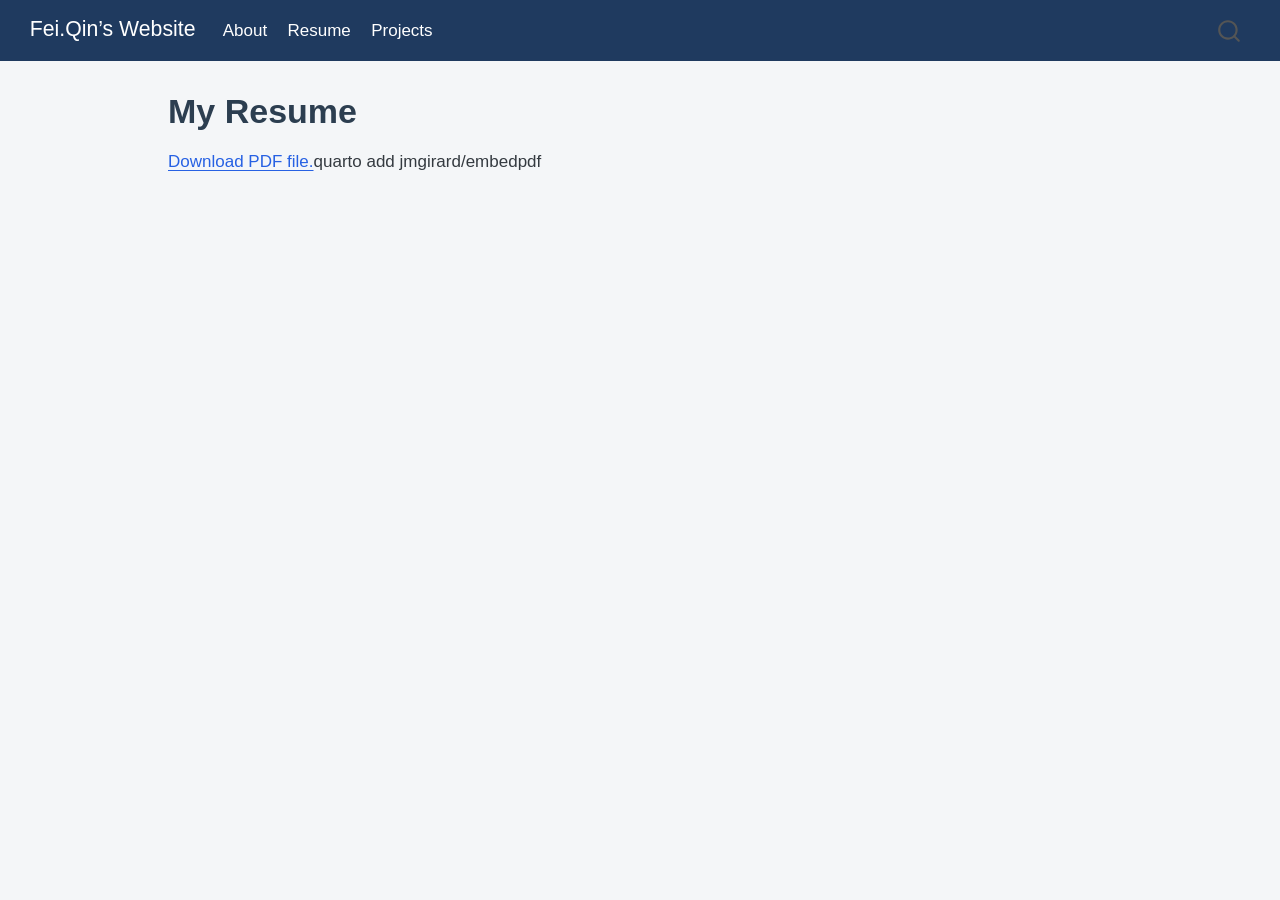
<file: docs/resume.html>
<!DOCTYPE html>
<html xmlns="http://www.w3.org/1999/xhtml" lang="en" xml:lang="en"><head>

<meta charset="utf-8">
<meta name="generator" content="quarto-1.9.36">

<meta name="viewport" content="width=device-width, initial-scale=1.0, user-scalable=yes">


<title>My Resume – Fei.Qin’s Website</title>
<style>
/* Default styles provided by pandoc.
** See https://pandoc.org/MANUAL.html#variables-for-html for config info.
*/
code{white-space: pre-wrap;}
span.smallcaps{font-variant: small-caps;}
div.columns{display: flex; gap: min(4vw, 1.5em);}
div.column{flex: auto; overflow-x: auto;}
div.hanging-indent{margin-left: 1.5em; text-indent: -1.5em;}
ul.task-list{list-style: none;}
ul.task-list li input[type="checkbox"] {
  width: 0.8em;
  margin: 0 0.8em 0.2em -1em; /* quarto-specific, see https://github.com/quarto-dev/quarto-cli/issues/4556 */ 
  vertical-align: middle;
}
</style>


<script src="site_libs/quarto-nav/quarto-nav.js"></script>
<script src="site_libs/quarto-nav/headroom.min.js"></script>
<script src="site_libs/clipboard/clipboard.min.js"></script>
<script src="site_libs/quarto-search/autocomplete.umd.js"></script>
<script src="site_libs/quarto-search/fuse.min.js"></script>
<script src="site_libs/quarto-search/quarto-search.js"></script>
<meta name="quarto:offset" content="./">
<script src="site_libs/quarto-html/quarto.js" type="module"></script>
<script src="site_libs/quarto-html/tabsets/tabsets.js" type="module"></script>
<script src="site_libs/quarto-html/popper.min.js"></script>
<script src="site_libs/quarto-html/tippy.umd.min.js"></script>
<script src="site_libs/quarto-html/anchor.min.js"></script>
<link href="site_libs/quarto-html/tippy.css" rel="stylesheet">
<link href="site_libs/quarto-html/quarto-syntax-highlighting-845c23b38eaddc0f92fda52bfe77a8c8.css" rel="stylesheet" id="quarto-text-highlighting-styles">
<script src="site_libs/bootstrap/bootstrap.min.js"></script>
<link href="site_libs/bootstrap/bootstrap-icons.css" rel="stylesheet">
<link href="site_libs/bootstrap/bootstrap-158031087360bce0ff56dc785ce39e06.min.css" rel="stylesheet" append-hash="true" id="quarto-bootstrap" data-mode="light">
<script id="quarto-search-options" type="application/json">{
  "location": "navbar",
  "copy-button": false,
  "collapse-after": 3,
  "panel-placement": "end",
  "type": "overlay",
  "limit": 50,
  "keyboard-shortcut": [
    "f",
    "/",
    "s"
  ],
  "show-item-context": false,
  "language": {
    "search-no-results-text": "No results",
    "search-matching-documents-text": "matching documents",
    "search-copy-link-title": "Copy link to search",
    "search-hide-matches-text": "Hide additional matches",
    "search-more-match-text": "more match in this document",
    "search-more-matches-text": "more matches in this document",
    "search-clear-button-title": "Clear",
    "search-text-placeholder": "",
    "search-detached-cancel-button-title": "Cancel",
    "search-submit-button-title": "Submit",
    "search-label": "Search"
  }
}</script>


<link rel="stylesheet" href="styles.css">
</head>

<body class="nav-fixed quarto-light">

<div id="quarto-search-results"></div>
  <header id="quarto-header" class="headroom fixed-top">
    <nav class="navbar navbar-expand-lg " data-bs-theme="dark">
      <div class="navbar-container container-fluid">
      <div class="navbar-brand-container mx-auto">
    <a class="navbar-brand" href="./index.html">
    <span class="navbar-title">Fei.Qin’s Website</span>
    </a>
  </div>
            <div id="quarto-search" class="" title="Search"></div>
          <button class="navbar-toggler" type="button" data-bs-toggle="collapse" data-bs-target="#navbarCollapse" aria-controls="navbarCollapse" role="menu" aria-expanded="false" aria-label="Toggle navigation" onclick="if (window.quartoToggleHeadroom) { window.quartoToggleHeadroom(); }">
  <span class="navbar-toggler-icon"></span>
</button>
          <div class="collapse navbar-collapse" id="navbarCollapse">
            <ul class="navbar-nav navbar-nav-scroll me-auto">
  <li class="nav-item">
    <a class="nav-link" href="./index.html"> 
<span class="menu-text">About</span></a>
  </li>  
  <li class="nav-item">
    <a class="nav-link active" href="./resume.html" aria-current="page"> 
<span class="menu-text">Resume</span></a>
  </li>  
  <li class="nav-item">
    <a class="nav-link" href="./projects.html"> 
<span class="menu-text">Projects</span></a>
  </li>  
</ul>
          </div> <!-- /navcollapse -->
            <div class="quarto-navbar-tools">
</div>
      </div> <!-- /container-fluid -->
    </nav>
</header>
<!-- content -->
<div id="quarto-content" class="quarto-container page-columns page-rows-contents page-layout-article page-navbar">
<!-- sidebar -->
<!-- margin-sidebar -->
    <div id="quarto-margin-sidebar" class="sidebar margin-sidebar zindex-bottom">
        
    </div>
<!-- main -->
<main class="content" id="quarto-document-content">

<header id="title-block-header" class="quarto-title-block default">
<div class="quarto-title">
<h1 class="title">My Resume</h1>
</div>



<div class="quarto-title-meta">

    
  
    
  </div>
  


</header>


<p><object data="files/resume.pdf" type="application/pdf" width="100%" height="800"><a href="files/resume.pdf" download="">Download PDF file.</a></object>quarto add jmgirard/embedpdf</p>



</main> <!-- /main -->
<script id="quarto-html-after-body" type="application/javascript">
  window.document.addEventListener("DOMContentLoaded", function (event) {
    const icon = "";
    const anchorJS = new window.AnchorJS();
    anchorJS.options = {
      placement: 'right',
      icon: icon
    };
    anchorJS.add('.anchored');
    const isCodeAnnotation = (el) => {
      for (const clz of el.classList) {
        if (clz.startsWith('code-annotation-')) {                     
          return true;
        }
      }
      return false;
    }
    const onCopySuccess = function(e) {
      // button target
      const button = e.trigger;
      // don't keep focus
      button.blur();
      // flash "checked"
      button.classList.add('code-copy-button-checked');
      var currentTitle = button.getAttribute("title");
      button.setAttribute("title", "Copied!");
      let tooltip;
      if (window.bootstrap) {
        button.setAttribute("data-bs-toggle", "tooltip");
        button.setAttribute("data-bs-placement", "left");
        button.setAttribute("data-bs-title", "Copied!");
        tooltip = new bootstrap.Tooltip(button, 
          { trigger: "manual", 
            customClass: "code-copy-button-tooltip",
            offset: [0, -8]});
        tooltip.show();    
      }
      setTimeout(function() {
        if (tooltip) {
          tooltip.hide();
          button.removeAttribute("data-bs-title");
          button.removeAttribute("data-bs-toggle");
          button.removeAttribute("data-bs-placement");
        }
        button.setAttribute("title", currentTitle);
        button.classList.remove('code-copy-button-checked');
      }, 1000);
      // clear code selection
      e.clearSelection();
    }
    const getTextToCopy = function(trigger) {
      const outerScaffold = trigger.parentElement.cloneNode(true);
      const codeEl = outerScaffold.querySelector('code');
      for (const childEl of codeEl.children) {
        if (isCodeAnnotation(childEl)) {
          childEl.remove();
        }
      }
      return codeEl.innerText;
    }
    const clipboard = new window.ClipboardJS('.code-copy-button:not([data-in-quarto-modal])', {
      text: getTextToCopy
    });
    clipboard.on('success', onCopySuccess);
    if (window.document.getElementById('quarto-embedded-source-code-modal')) {
      const clipboardModal = new window.ClipboardJS('.code-copy-button[data-in-quarto-modal]', {
        text: getTextToCopy,
        container: window.document.getElementById('quarto-embedded-source-code-modal')
      });
      clipboardModal.on('success', onCopySuccess);
    }
      var localhostRegex = new RegExp(/^(?:http|https):\/\/localhost\:?[0-9]*\//);
      var mailtoRegex = new RegExp(/^mailto:/);
        var filterRegex = new RegExp('/' + window.location.host + '/');
      var isInternal = (href) => {
          return filterRegex.test(href) || localhostRegex.test(href) || mailtoRegex.test(href);
      }
      // Inspect non-navigation links and adorn them if external
     var links = window.document.querySelectorAll('a[href]:not(.nav-link):not(.navbar-brand):not(.toc-action):not(.sidebar-link):not(.sidebar-item-toggle):not(.pagination-link):not(.no-external):not([aria-hidden]):not(.dropdown-item):not(.quarto-navigation-tool):not(.about-link)');
      for (var i=0; i<links.length; i++) {
        const link = links[i];
        if (!isInternal(link.href)) {
          // undo the damage that might have been done by quarto-nav.js in the case of
          // links that we want to consider external
          if (link.dataset.originalHref !== undefined) {
            link.href = link.dataset.originalHref;
          }
        }
      }
    function tippyHover(el, contentFn, onTriggerFn, onUntriggerFn) {
      const config = {
        allowHTML: true,
        maxWidth: 500,
        delay: 100,
        arrow: false,
        appendTo: function(el) {
            return el.parentElement;
        },
        interactive: true,
        interactiveBorder: 10,
        theme: 'quarto',
        placement: 'bottom-start',
      };
      if (contentFn) {
        config.content = contentFn;
      }
      if (onTriggerFn) {
        config.onTrigger = onTriggerFn;
      }
      if (onUntriggerFn) {
        config.onUntrigger = onUntriggerFn;
      }
      window.tippy(el, config); 
    }
    const noterefs = window.document.querySelectorAll('a[role="doc-noteref"]');
    for (var i=0; i<noterefs.length; i++) {
      const ref = noterefs[i];
      tippyHover(ref, function() {
        // use id or data attribute instead here
        let href = ref.getAttribute('data-footnote-href') || ref.getAttribute('href');
        try { href = new URL(href).hash; } catch {}
        const id = href.replace(/^#\/?/, "");
        const note = window.document.getElementById(id);
        if (note) {
          return note.innerHTML;
        } else {
          return "";
        }
      });
    }
    const xrefs = window.document.querySelectorAll('a.quarto-xref');
    const processXRef = (id, note) => {
      // Strip column container classes
      const stripColumnClz = (el) => {
        el.classList.remove("page-full", "page-columns");
        if (el.children) {
          for (const child of el.children) {
            stripColumnClz(child);
          }
        }
      }
      stripColumnClz(note)
      if (id === null || id.startsWith('sec-')) {
        // Special case sections, only their first couple elements
        const container = document.createElement("div");
        if (note.children && note.children.length > 2) {
          container.appendChild(note.children[0].cloneNode(true));
          for (let i = 1; i < note.children.length; i++) {
            const child = note.children[i];
            if (child.tagName === "P" && child.innerText === "") {
              continue;
            } else {
              container.appendChild(child.cloneNode(true));
              break;
            }
          }
          if (window.Quarto?.typesetMath) {
            window.Quarto.typesetMath(container);
          }
          return container.innerHTML
        } else {
          if (window.Quarto?.typesetMath) {
            window.Quarto.typesetMath(note);
          }
          return note.innerHTML;
        }
      } else {
        // Remove any anchor links if they are present
        const anchorLink = note.querySelector('a.anchorjs-link');
        if (anchorLink) {
          anchorLink.remove();
        }
        if (window.Quarto?.typesetMath) {
          window.Quarto.typesetMath(note);
        }
        if (note.classList.contains("callout")) {
          return note.outerHTML;
        } else {
          return note.innerHTML;
        }
      }
    }
    for (var i=0; i<xrefs.length; i++) {
      const xref = xrefs[i];
      tippyHover(xref, undefined, function(instance) {
        instance.disable();
        let url = xref.getAttribute('href');
        let hash = undefined; 
        if (url.startsWith('#')) {
          hash = url;
        } else {
          try { hash = new URL(url).hash; } catch {}
        }
        if (hash) {
          const id = hash.replace(/^#\/?/, "");
          const note = window.document.getElementById(id);
          if (note !== null) {
            try {
              const html = processXRef(id, note.cloneNode(true));
              instance.setContent(html);
            } finally {
              instance.enable();
              instance.show();
            }
          } else {
            // See if we can fetch this
            fetch(url.split('#')[0])
            .then(res => res.text())
            .then(html => {
              const parser = new DOMParser();
              const htmlDoc = parser.parseFromString(html, "text/html");
              const note = htmlDoc.getElementById(id);
              if (note !== null) {
                const html = processXRef(id, note);
                instance.setContent(html);
              } 
            }).finally(() => {
              instance.enable();
              instance.show();
            });
          }
        } else {
          // See if we can fetch a full url (with no hash to target)
          // This is a special case and we should probably do some content thinning / targeting
          fetch(url)
          .then(res => res.text())
          .then(html => {
            const parser = new DOMParser();
            const htmlDoc = parser.parseFromString(html, "text/html");
            const note = htmlDoc.querySelector('main.content');
            if (note !== null) {
              // This should only happen for chapter cross references
              // (since there is no id in the URL)
              // remove the first header
              if (note.children.length > 0 && note.children[0].tagName === "HEADER") {
                note.children[0].remove();
              }
              const html = processXRef(null, note);
              instance.setContent(html);
            } 
          }).finally(() => {
            instance.enable();
            instance.show();
          });
        }
      }, function(instance) {
      });
    }
        let selectedAnnoteEl;
        const selectorForAnnotation = ( cell, annotation) => {
          let cellAttr = 'data-code-cell="' + cell + '"';
          let lineAttr = 'data-code-annotation="' +  annotation + '"';
          const selector = 'span[' + cellAttr + '][' + lineAttr + ']';
          return selector;
        }
        const selectCodeLines = (annoteEl) => {
          const doc = window.document;
          const targetCell = annoteEl.getAttribute("data-target-cell");
          const targetAnnotation = annoteEl.getAttribute("data-target-annotation");
          const annoteSpan = window.document.querySelector(selectorForAnnotation(targetCell, targetAnnotation));
          const lines = annoteSpan.getAttribute("data-code-lines").split(",");
          const lineIds = lines.map((line) => {
            return targetCell + "-" + line;
          })
          let top = null;
          let height = null;
          let parent = null;
          if (lineIds.length > 0) {
              //compute the position of the single el (top and bottom and make a div)
              const el = window.document.getElementById(lineIds[0]);
              top = el.offsetTop;
              height = el.offsetHeight;
              parent = el.parentElement.parentElement;
            if (lineIds.length > 1) {
              const lastEl = window.document.getElementById(lineIds[lineIds.length - 1]);
              const bottom = lastEl.offsetTop + lastEl.offsetHeight;
              height = bottom - top;
            }
            if (top !== null && height !== null && parent !== null) {
              // cook up a div (if necessary) and position it 
              let div = window.document.getElementById("code-annotation-line-highlight");
              if (div === null) {
                div = window.document.createElement("div");
                div.setAttribute("id", "code-annotation-line-highlight");
                div.style.position = 'absolute';
                parent.appendChild(div);
              }
              div.style.top = top - 2 + "px";
              div.style.height = height + 4 + "px";
              div.style.left = 0;
              let gutterDiv = window.document.getElementById("code-annotation-line-highlight-gutter");
              if (gutterDiv === null) {
                gutterDiv = window.document.createElement("div");
                gutterDiv.setAttribute("id", "code-annotation-line-highlight-gutter");
                gutterDiv.style.position = 'absolute';
                const codeCell = window.document.getElementById(targetCell);
                const gutter = codeCell.querySelector('.code-annotation-gutter');
                gutter.appendChild(gutterDiv);
              }
              gutterDiv.style.top = top - 2 + "px";
              gutterDiv.style.height = height + 4 + "px";
            }
            selectedAnnoteEl = annoteEl;
          }
        };
        const unselectCodeLines = () => {
          const elementsIds = ["code-annotation-line-highlight", "code-annotation-line-highlight-gutter"];
          elementsIds.forEach((elId) => {
            const div = window.document.getElementById(elId);
            if (div) {
              div.remove();
            }
          });
          selectedAnnoteEl = undefined;
        };
          // Handle positioning of the toggle
      window.addEventListener(
        "resize",
        throttle(() => {
          elRect = undefined;
          if (selectedAnnoteEl) {
            selectCodeLines(selectedAnnoteEl);
          }
        }, 10)
      );
      function throttle(fn, ms) {
      let throttle = false;
      let timer;
        return (...args) => {
          if(!throttle) { // first call gets through
              fn.apply(this, args);
              throttle = true;
          } else { // all the others get throttled
              if(timer) clearTimeout(timer); // cancel #2
              timer = setTimeout(() => {
                fn.apply(this, args);
                timer = throttle = false;
              }, ms);
          }
        };
      }
        // Attach click handler to the DT
        const annoteDls = window.document.querySelectorAll('dt[data-target-cell]');
        for (const annoteDlNode of annoteDls) {
          annoteDlNode.addEventListener('click', (event) => {
            const clickedEl = event.target;
            if (clickedEl !== selectedAnnoteEl) {
              unselectCodeLines();
              const activeEl = window.document.querySelector('dt[data-target-cell].code-annotation-active');
              if (activeEl) {
                activeEl.classList.remove('code-annotation-active');
              }
              selectCodeLines(clickedEl);
              clickedEl.classList.add('code-annotation-active');
            } else {
              // Unselect the line
              unselectCodeLines();
              clickedEl.classList.remove('code-annotation-active');
            }
          });
        }
    const findCites = (el) => {
      const parentEl = el.parentElement;
      if (parentEl) {
        const cites = parentEl.dataset.cites;
        if (cites) {
          return {
            el,
            cites: cites.split(' ')
          };
        } else {
          return findCites(el.parentElement)
        }
      } else {
        return undefined;
      }
    };
    var bibliorefs = window.document.querySelectorAll('a[role="doc-biblioref"]');
    for (var i=0; i<bibliorefs.length; i++) {
      const ref = bibliorefs[i];
      const citeInfo = findCites(ref);
      if (citeInfo) {
        tippyHover(citeInfo.el, function() {
          var popup = window.document.createElement('div');
          citeInfo.cites.forEach(function(cite) {
            var citeDiv = window.document.createElement('div');
            citeDiv.classList.add('hanging-indent');
            citeDiv.classList.add('csl-entry');
            var biblioDiv = window.document.getElementById('ref-' + cite);
            if (biblioDiv) {
              citeDiv.innerHTML = biblioDiv.innerHTML;
            }
            popup.appendChild(citeDiv);
          });
          return popup.innerHTML;
        });
      }
    }
  });
  </script>
</div> <!-- /content -->




</body></html>
</file>
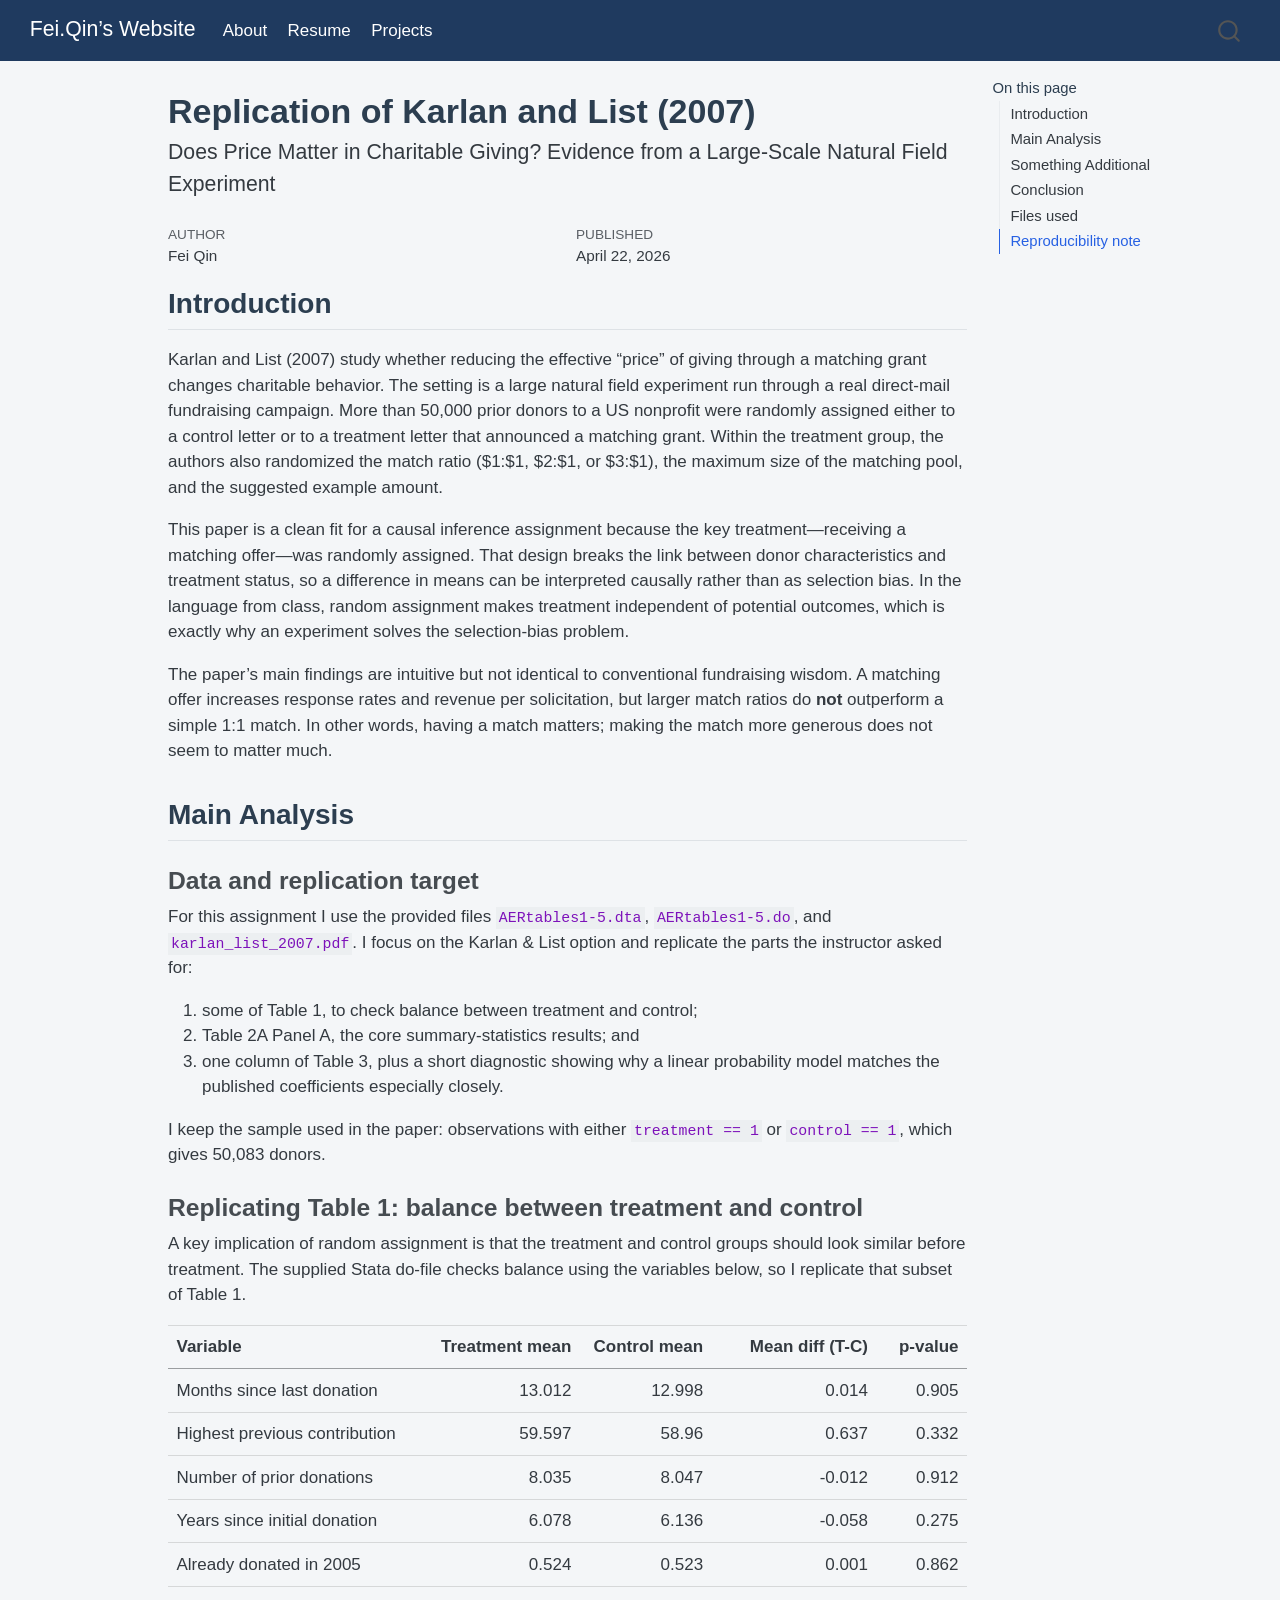
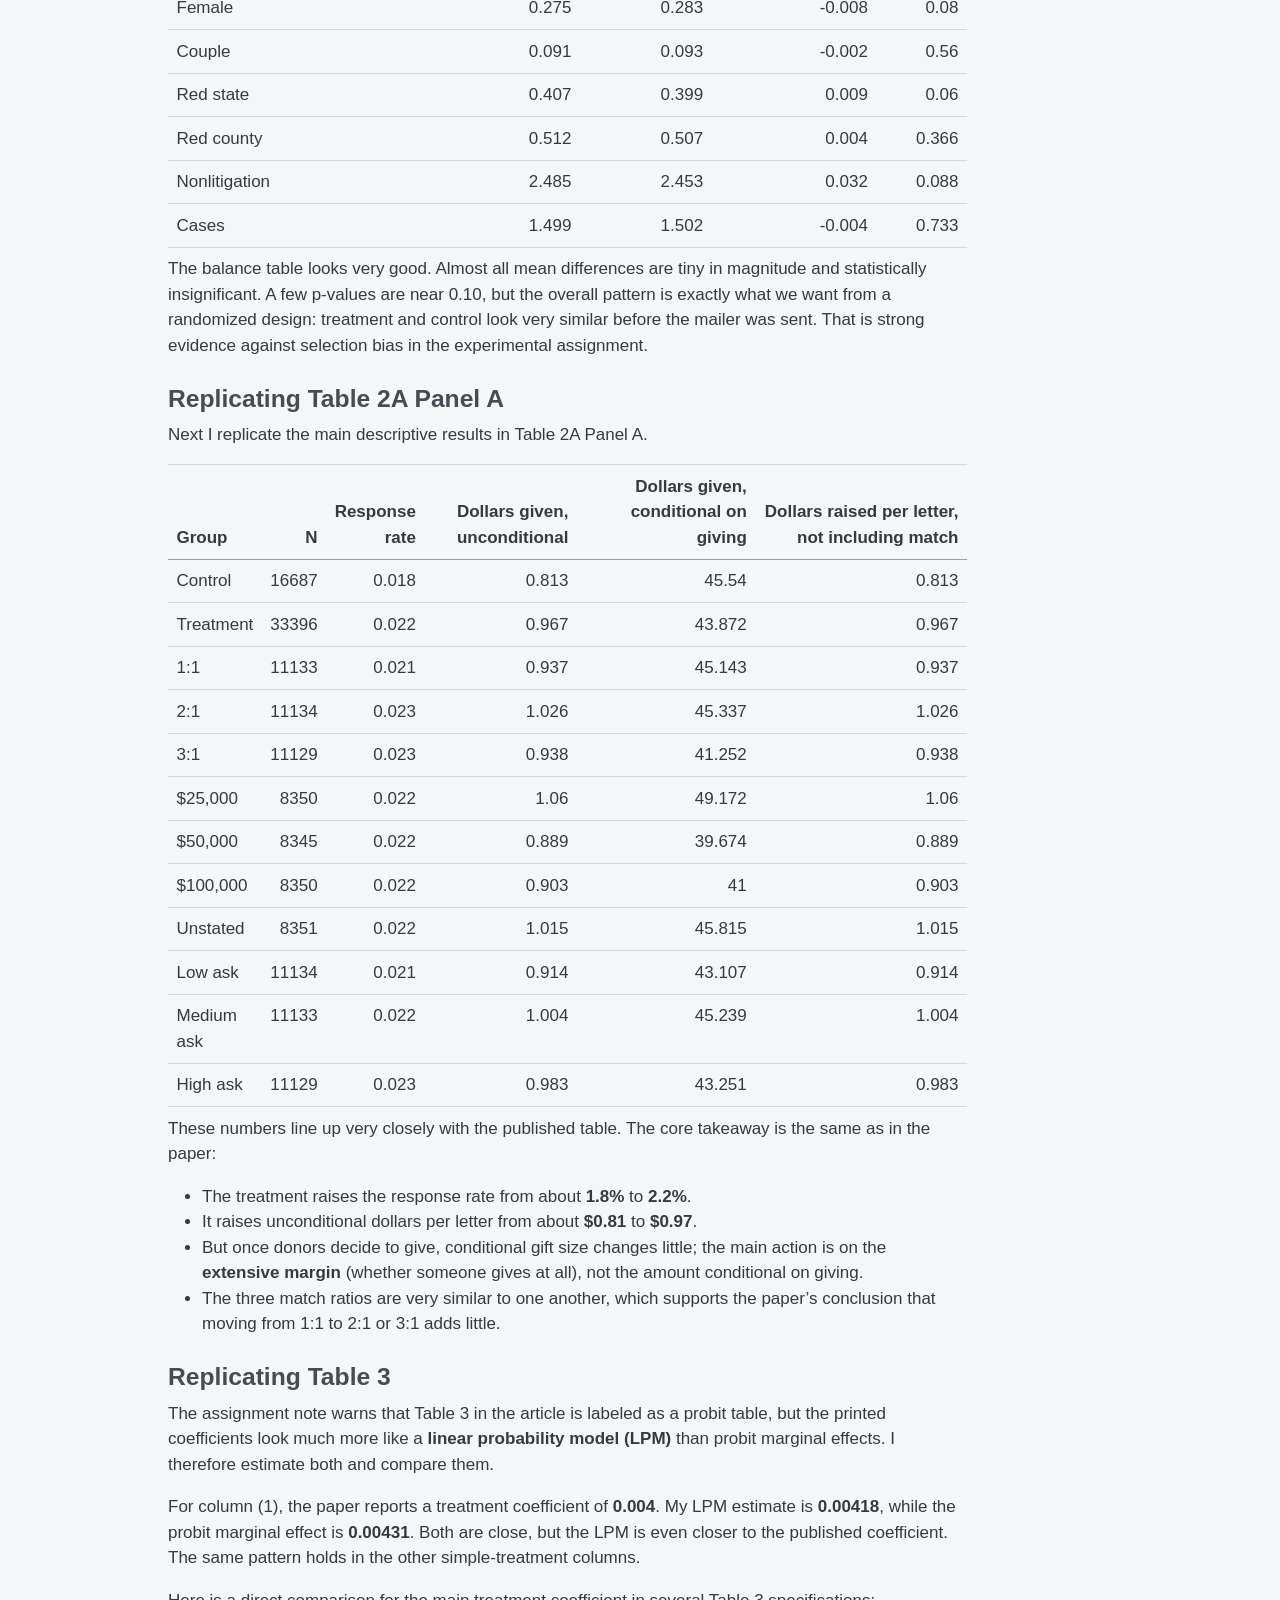
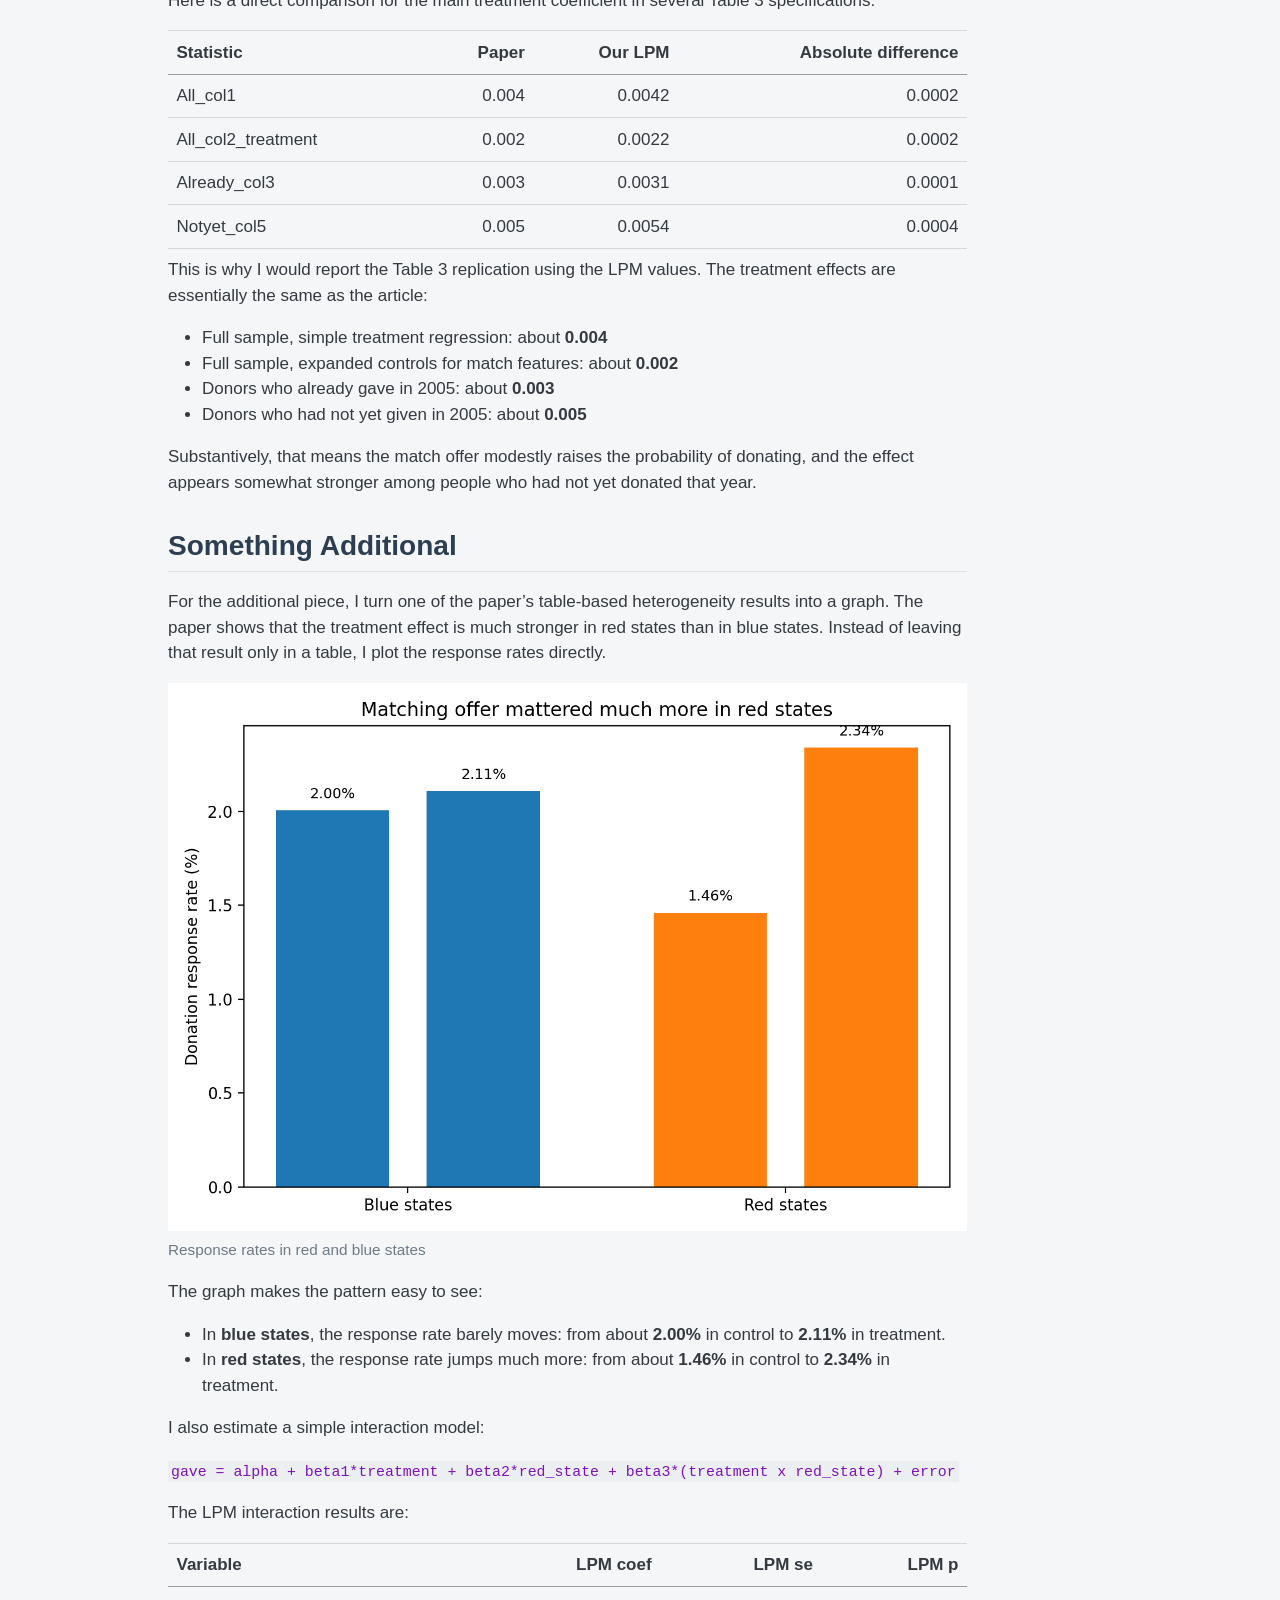
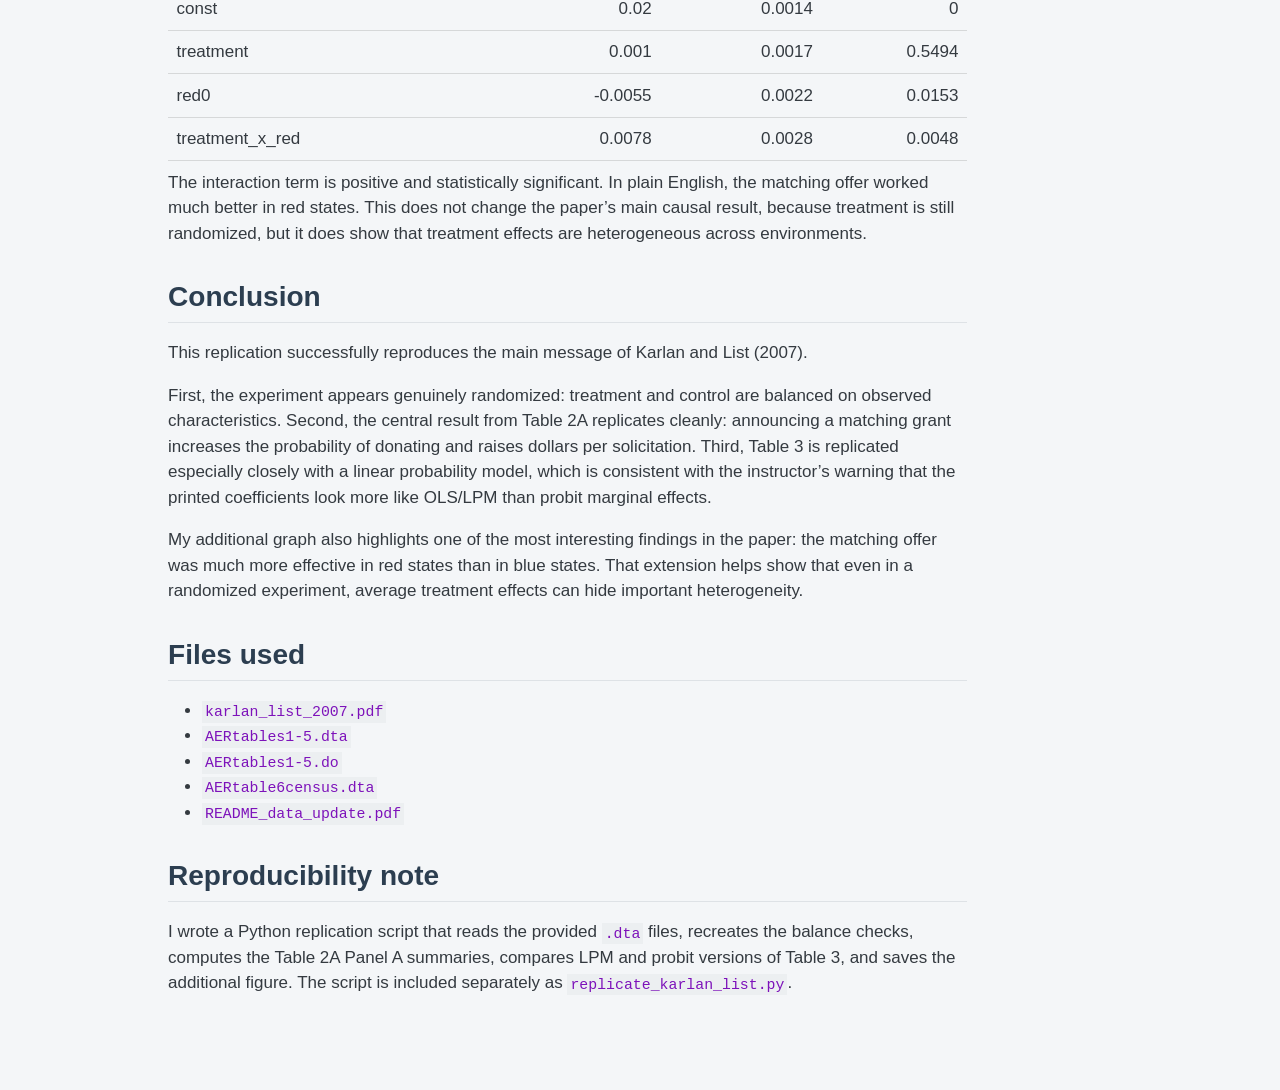
<file: docs/projects/project2/hw2_karlan_list_replication.html>
<!DOCTYPE html>
<html xmlns="http://www.w3.org/1999/xhtml" lang="en" xml:lang="en"><head>

<meta charset="utf-8">
<meta name="generator" content="quarto-1.9.36">

<meta name="viewport" content="width=device-width, initial-scale=1.0, user-scalable=yes">

<meta name="author" content="Fei Qin">
<meta name="dcterms.date" content="2026-04-22">

<title>Replication of Karlan and List (2007) – Fei.Qin’s Website</title>
<style>
/* Default styles provided by pandoc.
** See https://pandoc.org/MANUAL.html#variables-for-html for config info.
*/
code{white-space: pre-wrap;}
span.smallcaps{font-variant: small-caps;}
div.columns{display: flex; gap: min(4vw, 1.5em);}
div.column{flex: auto; overflow-x: auto;}
div.hanging-indent{margin-left: 1.5em; text-indent: -1.5em;}
ul.task-list{list-style: none;}
ul.task-list li input[type="checkbox"] {
  width: 0.8em;
  margin: 0 0.8em 0.2em -1em; /* quarto-specific, see https://github.com/quarto-dev/quarto-cli/issues/4556 */ 
  vertical-align: middle;
}
</style>


<script src="../../site_libs/quarto-nav/quarto-nav.js"></script>
<script src="../../site_libs/quarto-nav/headroom.min.js"></script>
<script src="../../site_libs/clipboard/clipboard.min.js"></script>
<script src="../../site_libs/quarto-search/autocomplete.umd.js"></script>
<script src="../../site_libs/quarto-search/fuse.min.js"></script>
<script src="../../site_libs/quarto-search/quarto-search.js"></script>
<meta name="quarto:offset" content="../../">
<script src="../../site_libs/quarto-html/quarto.js" type="module"></script>
<script src="../../site_libs/quarto-html/tabsets/tabsets.js" type="module"></script>
<script src="../../site_libs/quarto-html/popper.min.js"></script>
<script src="../../site_libs/quarto-html/tippy.umd.min.js"></script>
<script src="../../site_libs/quarto-html/anchor.min.js"></script>
<link href="../../site_libs/quarto-html/tippy.css" rel="stylesheet">
<link href="../../site_libs/quarto-html/quarto-syntax-highlighting-845c23b38eaddc0f92fda52bfe77a8c8.css" rel="stylesheet" id="quarto-text-highlighting-styles">
<script src="../../site_libs/bootstrap/bootstrap.min.js"></script>
<link href="../../site_libs/bootstrap/bootstrap-icons.css" rel="stylesheet">
<link href="../../site_libs/bootstrap/bootstrap-158031087360bce0ff56dc785ce39e06.min.css" rel="stylesheet" append-hash="true" id="quarto-bootstrap" data-mode="light">
<script id="quarto-search-options" type="application/json">{
  "location": "navbar",
  "copy-button": false,
  "collapse-after": 3,
  "panel-placement": "end",
  "type": "overlay",
  "limit": 50,
  "keyboard-shortcut": [
    "f",
    "/",
    "s"
  ],
  "show-item-context": false,
  "language": {
    "search-no-results-text": "No results",
    "search-matching-documents-text": "matching documents",
    "search-copy-link-title": "Copy link to search",
    "search-hide-matches-text": "Hide additional matches",
    "search-more-match-text": "more match in this document",
    "search-more-matches-text": "more matches in this document",
    "search-clear-button-title": "Clear",
    "search-text-placeholder": "",
    "search-detached-cancel-button-title": "Cancel",
    "search-submit-button-title": "Submit",
    "search-label": "Search"
  }
}</script>


<link rel="stylesheet" href="../../styles.css">
</head>

<body class="nav-fixed quarto-light">

<div id="quarto-search-results"></div>
  <header id="quarto-header" class="headroom fixed-top">
    <nav class="navbar navbar-expand-lg " data-bs-theme="dark">
      <div class="navbar-container container-fluid">
      <div class="navbar-brand-container mx-auto">
    <a class="navbar-brand" href="../../index.html">
    <span class="navbar-title">Fei.Qin’s Website</span>
    </a>
  </div>
            <div id="quarto-search" class="" title="Search"></div>
          <button class="navbar-toggler" type="button" data-bs-toggle="collapse" data-bs-target="#navbarCollapse" aria-controls="navbarCollapse" role="menu" aria-expanded="false" aria-label="Toggle navigation" onclick="if (window.quartoToggleHeadroom) { window.quartoToggleHeadroom(); }">
  <span class="navbar-toggler-icon"></span>
</button>
          <div class="collapse navbar-collapse" id="navbarCollapse">
            <ul class="navbar-nav navbar-nav-scroll me-auto">
  <li class="nav-item">
    <a class="nav-link" href="../../index.html"> 
<span class="menu-text">About</span></a>
  </li>  
  <li class="nav-item">
    <a class="nav-link" href="../../resume.html"> 
<span class="menu-text">Resume</span></a>
  </li>  
  <li class="nav-item">
    <a class="nav-link" href="../../projects.html"> 
<span class="menu-text">Projects</span></a>
  </li>  
</ul>
          </div> <!-- /navcollapse -->
            <div class="quarto-navbar-tools">
</div>
      </div> <!-- /container-fluid -->
    </nav>
</header>
<!-- content -->
<div id="quarto-content" class="quarto-container page-columns page-rows-contents page-layout-article page-navbar">
<!-- sidebar -->
<!-- margin-sidebar -->
    <div id="quarto-margin-sidebar" class="sidebar margin-sidebar">
        <nav id="TOC" role="doc-toc" class="toc-active">
    <h2 id="toc-title">On this page</h2>
   
  <ul>
  <li><a href="#introduction" id="toc-introduction" class="nav-link active" data-scroll-target="#introduction">Introduction</a></li>
  <li><a href="#main-analysis" id="toc-main-analysis" class="nav-link" data-scroll-target="#main-analysis">Main Analysis</a>
  <ul class="collapse">
  <li><a href="#data-and-replication-target" id="toc-data-and-replication-target" class="nav-link" data-scroll-target="#data-and-replication-target">Data and replication target</a></li>
  <li><a href="#replicating-table-1-balance-between-treatment-and-control" id="toc-replicating-table-1-balance-between-treatment-and-control" class="nav-link" data-scroll-target="#replicating-table-1-balance-between-treatment-and-control">Replicating Table 1: balance between treatment and control</a></li>
  <li><a href="#replicating-table-2a-panel-a" id="toc-replicating-table-2a-panel-a" class="nav-link" data-scroll-target="#replicating-table-2a-panel-a">Replicating Table 2A Panel A</a></li>
  <li><a href="#replicating-table-3" id="toc-replicating-table-3" class="nav-link" data-scroll-target="#replicating-table-3">Replicating Table 3</a></li>
  </ul></li>
  <li><a href="#something-additional" id="toc-something-additional" class="nav-link" data-scroll-target="#something-additional">Something Additional</a></li>
  <li><a href="#conclusion" id="toc-conclusion" class="nav-link" data-scroll-target="#conclusion">Conclusion</a></li>
  <li><a href="#files-used" id="toc-files-used" class="nav-link" data-scroll-target="#files-used">Files used</a></li>
  <li><a href="#reproducibility-note" id="toc-reproducibility-note" class="nav-link" data-scroll-target="#reproducibility-note">Reproducibility note</a></li>
  </ul>
</nav>
    </div>
<!-- main -->
<main class="content" id="quarto-document-content">

<header id="title-block-header" class="quarto-title-block default">
<div class="quarto-title">
<h1 class="title">Replication of Karlan and List (2007)</h1>
<p class="subtitle lead">Does Price Matter in Charitable Giving? Evidence from a Large-Scale Natural Field Experiment</p>
</div>



<div class="quarto-title-meta">

    <div>
    <div class="quarto-title-meta-heading">Author</div>
    <div class="quarto-title-meta-contents">
             <p>Fei Qin </p>
          </div>
  </div>
    
    <div>
    <div class="quarto-title-meta-heading">Published</div>
    <div class="quarto-title-meta-contents">
      <p class="date">April 22, 2026</p>
    </div>
  </div>
  
    
  </div>
  


</header>


<section id="introduction" class="level2">
<h2 class="anchored" data-anchor-id="introduction">Introduction</h2>
<p>Karlan and List (2007) study whether reducing the effective “price” of giving through a matching grant changes charitable behavior. The setting is a large natural field experiment run through a real direct-mail fundraising campaign. More than 50,000 prior donors to a US nonprofit were randomly assigned either to a control letter or to a treatment letter that announced a matching grant. Within the treatment group, the authors also randomized the match ratio ($1:$1, $2:$1, or $3:$1), the maximum size of the matching pool, and the suggested example amount.</p>
<p>This paper is a clean fit for a causal inference assignment because the key treatment—receiving a matching offer—was randomly assigned. That design breaks the link between donor characteristics and treatment status, so a difference in means can be interpreted causally rather than as selection bias. In the language from class, random assignment makes treatment independent of potential outcomes, which is exactly why an experiment solves the selection-bias problem.</p>
<p>The paper’s main findings are intuitive but not identical to conventional fundraising wisdom. A matching offer increases response rates and revenue per solicitation, but larger match ratios do <strong>not</strong> outperform a simple 1:1 match. In other words, having a match matters; making the match more generous does not seem to matter much.</p>
</section>
<section id="main-analysis" class="level2">
<h2 class="anchored" data-anchor-id="main-analysis">Main Analysis</h2>
<section id="data-and-replication-target" class="level3">
<h3 class="anchored" data-anchor-id="data-and-replication-target">Data and replication target</h3>
<p>For this assignment I use the provided files <code>AERtables1-5.dta</code>, <code>AERtables1-5.do</code>, and <code>karlan_list_2007.pdf</code>. I focus on the Karlan &amp; List option and replicate the parts the instructor asked for:</p>
<ol type="1">
<li>some of Table 1, to check balance between treatment and control;</li>
<li>Table 2A Panel A, the core summary-statistics results; and</li>
<li>one column of Table 3, plus a short diagnostic showing why a linear probability model matches the published coefficients especially closely.</li>
</ol>
<p>I keep the sample used in the paper: observations with either <code>treatment == 1</code> or <code>control == 1</code>, which gives 50,083 donors.</p>
</section>
<section id="replicating-table-1-balance-between-treatment-and-control" class="level3">
<h3 class="anchored" data-anchor-id="replicating-table-1-balance-between-treatment-and-control">Replicating Table 1: balance between treatment and control</h3>
<p>A key implication of random assignment is that the treatment and control groups should look similar before treatment. The supplied Stata do-file checks balance using the variables below, so I replicate that subset of Table 1.</p>
<table class="caption-top table">
<colgroup>
<col style="width: 32%">
<col style="width: 18%">
<col style="width: 16%">
<col style="width: 20%">
<col style="width: 11%">
</colgroup>
<thead>
<tr class="header">
<th style="text-align: left;">Variable</th>
<th style="text-align: right;">Treatment mean</th>
<th style="text-align: right;">Control mean</th>
<th style="text-align: right;">Mean diff (T-C)</th>
<th style="text-align: right;">p-value</th>
</tr>
</thead>
<tbody>
<tr class="odd">
<td style="text-align: left;">Months since last donation</td>
<td style="text-align: right;">13.012</td>
<td style="text-align: right;">12.998</td>
<td style="text-align: right;">0.014</td>
<td style="text-align: right;">0.905</td>
</tr>
<tr class="even">
<td style="text-align: left;">Highest previous contribution</td>
<td style="text-align: right;">59.597</td>
<td style="text-align: right;">58.96</td>
<td style="text-align: right;">0.637</td>
<td style="text-align: right;">0.332</td>
</tr>
<tr class="odd">
<td style="text-align: left;">Number of prior donations</td>
<td style="text-align: right;">8.035</td>
<td style="text-align: right;">8.047</td>
<td style="text-align: right;">-0.012</td>
<td style="text-align: right;">0.912</td>
</tr>
<tr class="even">
<td style="text-align: left;">Years since initial donation</td>
<td style="text-align: right;">6.078</td>
<td style="text-align: right;">6.136</td>
<td style="text-align: right;">-0.058</td>
<td style="text-align: right;">0.275</td>
</tr>
<tr class="odd">
<td style="text-align: left;">Already donated in 2005</td>
<td style="text-align: right;">0.524</td>
<td style="text-align: right;">0.523</td>
<td style="text-align: right;">0.001</td>
<td style="text-align: right;">0.862</td>
</tr>
<tr class="even">
<td style="text-align: left;">Female</td>
<td style="text-align: right;">0.275</td>
<td style="text-align: right;">0.283</td>
<td style="text-align: right;">-0.008</td>
<td style="text-align: right;">0.08</td>
</tr>
<tr class="odd">
<td style="text-align: left;">Couple</td>
<td style="text-align: right;">0.091</td>
<td style="text-align: right;">0.093</td>
<td style="text-align: right;">-0.002</td>
<td style="text-align: right;">0.56</td>
</tr>
<tr class="even">
<td style="text-align: left;">Red state</td>
<td style="text-align: right;">0.407</td>
<td style="text-align: right;">0.399</td>
<td style="text-align: right;">0.009</td>
<td style="text-align: right;">0.06</td>
</tr>
<tr class="odd">
<td style="text-align: left;">Red county</td>
<td style="text-align: right;">0.512</td>
<td style="text-align: right;">0.507</td>
<td style="text-align: right;">0.004</td>
<td style="text-align: right;">0.366</td>
</tr>
<tr class="even">
<td style="text-align: left;">Nonlitigation</td>
<td style="text-align: right;">2.485</td>
<td style="text-align: right;">2.453</td>
<td style="text-align: right;">0.032</td>
<td style="text-align: right;">0.088</td>
</tr>
<tr class="odd">
<td style="text-align: left;">Cases</td>
<td style="text-align: right;">1.499</td>
<td style="text-align: right;">1.502</td>
<td style="text-align: right;">-0.004</td>
<td style="text-align: right;">0.733</td>
</tr>
</tbody>
</table>
<p>The balance table looks very good. Almost all mean differences are tiny in magnitude and statistically insignificant. A few p-values are near 0.10, but the overall pattern is exactly what we want from a randomized design: treatment and control look very similar before the mailer was sent. That is strong evidence against selection bias in the experimental assignment.</p>
</section>
<section id="replicating-table-2a-panel-a" class="level3">
<h3 class="anchored" data-anchor-id="replicating-table-2a-panel-a">Replicating Table 2A Panel A</h3>
<p>Next I replicate the main descriptive results in Table 2A Panel A.</p>
<table class="caption-top table">
<colgroup>
<col style="width: 7%">
<col style="width: 4%">
<col style="width: 10%">
<col style="width: 20%">
<col style="width: 25%">
<col style="width: 31%">
</colgroup>
<thead>
<tr class="header">
<th style="text-align: left;">Group</th>
<th style="text-align: right;">N</th>
<th style="text-align: right;">Response rate</th>
<th style="text-align: right;">Dollars given, unconditional</th>
<th style="text-align: right;">Dollars given, conditional on giving</th>
<th style="text-align: right;">Dollars raised per letter, not including match</th>
</tr>
</thead>
<tbody>
<tr class="odd">
<td style="text-align: left;">Control</td>
<td style="text-align: right;">16687</td>
<td style="text-align: right;">0.018</td>
<td style="text-align: right;">0.813</td>
<td style="text-align: right;">45.54</td>
<td style="text-align: right;">0.813</td>
</tr>
<tr class="even">
<td style="text-align: left;">Treatment</td>
<td style="text-align: right;">33396</td>
<td style="text-align: right;">0.022</td>
<td style="text-align: right;">0.967</td>
<td style="text-align: right;">43.872</td>
<td style="text-align: right;">0.967</td>
</tr>
<tr class="odd">
<td style="text-align: left;">1:1</td>
<td style="text-align: right;">11133</td>
<td style="text-align: right;">0.021</td>
<td style="text-align: right;">0.937</td>
<td style="text-align: right;">45.143</td>
<td style="text-align: right;">0.937</td>
</tr>
<tr class="even">
<td style="text-align: left;">2:1</td>
<td style="text-align: right;">11134</td>
<td style="text-align: right;">0.023</td>
<td style="text-align: right;">1.026</td>
<td style="text-align: right;">45.337</td>
<td style="text-align: right;">1.026</td>
</tr>
<tr class="odd">
<td style="text-align: left;">3:1</td>
<td style="text-align: right;">11129</td>
<td style="text-align: right;">0.023</td>
<td style="text-align: right;">0.938</td>
<td style="text-align: right;">41.252</td>
<td style="text-align: right;">0.938</td>
</tr>
<tr class="even">
<td style="text-align: left;">$25,000</td>
<td style="text-align: right;">8350</td>
<td style="text-align: right;">0.022</td>
<td style="text-align: right;">1.06</td>
<td style="text-align: right;">49.172</td>
<td style="text-align: right;">1.06</td>
</tr>
<tr class="odd">
<td style="text-align: left;">$50,000</td>
<td style="text-align: right;">8345</td>
<td style="text-align: right;">0.022</td>
<td style="text-align: right;">0.889</td>
<td style="text-align: right;">39.674</td>
<td style="text-align: right;">0.889</td>
</tr>
<tr class="even">
<td style="text-align: left;">$100,000</td>
<td style="text-align: right;">8350</td>
<td style="text-align: right;">0.022</td>
<td style="text-align: right;">0.903</td>
<td style="text-align: right;">41</td>
<td style="text-align: right;">0.903</td>
</tr>
<tr class="odd">
<td style="text-align: left;">Unstated</td>
<td style="text-align: right;">8351</td>
<td style="text-align: right;">0.022</td>
<td style="text-align: right;">1.015</td>
<td style="text-align: right;">45.815</td>
<td style="text-align: right;">1.015</td>
</tr>
<tr class="even">
<td style="text-align: left;">Low ask</td>
<td style="text-align: right;">11134</td>
<td style="text-align: right;">0.021</td>
<td style="text-align: right;">0.914</td>
<td style="text-align: right;">43.107</td>
<td style="text-align: right;">0.914</td>
</tr>
<tr class="odd">
<td style="text-align: left;">Medium ask</td>
<td style="text-align: right;">11133</td>
<td style="text-align: right;">0.022</td>
<td style="text-align: right;">1.004</td>
<td style="text-align: right;">45.239</td>
<td style="text-align: right;">1.004</td>
</tr>
<tr class="even">
<td style="text-align: left;">High ask</td>
<td style="text-align: right;">11129</td>
<td style="text-align: right;">0.023</td>
<td style="text-align: right;">0.983</td>
<td style="text-align: right;">43.251</td>
<td style="text-align: right;">0.983</td>
</tr>
</tbody>
</table>
<p>These numbers line up very closely with the published table. The core takeaway is the same as in the paper:</p>
<ul>
<li>The treatment raises the response rate from about <strong>1.8%</strong> to <strong>2.2%</strong>.</li>
<li>It raises unconditional dollars per letter from about <strong>$0.81</strong> to <strong>$0.97</strong>.</li>
<li>But once donors decide to give, conditional gift size changes little; the main action is on the <strong>extensive margin</strong> (whether someone gives at all), not the amount conditional on giving.</li>
<li>The three match ratios are very similar to one another, which supports the paper’s conclusion that moving from 1:1 to 2:1 or 3:1 adds little.</li>
</ul>
</section>
<section id="replicating-table-3" class="level3">
<h3 class="anchored" data-anchor-id="replicating-table-3">Replicating Table 3</h3>
<p>The assignment note warns that Table 3 in the article is labeled as a probit table, but the printed coefficients look much more like a <strong>linear probability model (LPM)</strong> than probit marginal effects. I therefore estimate both and compare them.</p>
<p>For column (1), the paper reports a treatment coefficient of <strong>0.004</strong>. My LPM estimate is <strong>0.00418</strong>, while the probit marginal effect is <strong>0.00431</strong>. Both are close, but the LPM is even closer to the published coefficient. The same pattern holds in the other simple-treatment columns.</p>
<p>Here is a direct comparison for the main treatment coefficient in several Table 3 specifications:</p>
<table class="caption-top table">
<thead>
<tr class="header">
<th style="text-align: left;">Statistic</th>
<th style="text-align: right;">Paper</th>
<th style="text-align: right;">Our LPM</th>
<th style="text-align: right;">Absolute difference</th>
</tr>
</thead>
<tbody>
<tr class="odd">
<td style="text-align: left;">All_col1</td>
<td style="text-align: right;">0.004</td>
<td style="text-align: right;">0.0042</td>
<td style="text-align: right;">0.0002</td>
</tr>
<tr class="even">
<td style="text-align: left;">All_col2_treatment</td>
<td style="text-align: right;">0.002</td>
<td style="text-align: right;">0.0022</td>
<td style="text-align: right;">0.0002</td>
</tr>
<tr class="odd">
<td style="text-align: left;">Already_col3</td>
<td style="text-align: right;">0.003</td>
<td style="text-align: right;">0.0031</td>
<td style="text-align: right;">0.0001</td>
</tr>
<tr class="even">
<td style="text-align: left;">Notyet_col5</td>
<td style="text-align: right;">0.005</td>
<td style="text-align: right;">0.0054</td>
<td style="text-align: right;">0.0004</td>
</tr>
</tbody>
</table>
<p>This is why I would report the Table 3 replication using the LPM values. The treatment effects are essentially the same as the article:</p>
<ul>
<li>Full sample, simple treatment regression: about <strong>0.004</strong></li>
<li>Full sample, expanded controls for match features: about <strong>0.002</strong></li>
<li>Donors who already gave in 2005: about <strong>0.003</strong></li>
<li>Donors who had not yet given in 2005: about <strong>0.005</strong></li>
</ul>
<p>Substantively, that means the match offer modestly raises the probability of donating, and the effect appears somewhat stronger among people who had not yet donated that year.</p>
</section>
</section>
<section id="something-additional" class="level2">
<h2 class="anchored" data-anchor-id="something-additional">Something Additional</h2>
<p>For the additional piece, I turn one of the paper’s table-based heterogeneity results into a graph. The paper shows that the treatment effect is much stronger in red states than in blue states. Instead of leaving that result only in a table, I plot the response rates directly.</p>
<div class="quarto-figure quarto-figure-center">
<figure class="figure">
<p><img src="red_blue_response_rates.png" class="img-fluid figure-img"></p>
<figcaption>Response rates in red and blue states</figcaption>
</figure>
</div>
<p>The graph makes the pattern easy to see:</p>
<ul>
<li>In <strong>blue states</strong>, the response rate barely moves: from about <strong>2.00%</strong> in control to <strong>2.11%</strong> in treatment.</li>
<li>In <strong>red states</strong>, the response rate jumps much more: from about <strong>1.46%</strong> in control to <strong>2.34%</strong> in treatment.</li>
</ul>
<p>I also estimate a simple interaction model:</p>
<p><code>gave = alpha + beta1*treatment + beta2*red_state + beta3*(treatment x red_state) + error</code></p>
<p>The LPM interaction results are:</p>
<table class="caption-top table">
<thead>
<tr class="header">
<th style="text-align: left;">Variable</th>
<th style="text-align: right;">LPM coef</th>
<th style="text-align: right;">LPM se</th>
<th style="text-align: right;">LPM p</th>
</tr>
</thead>
<tbody>
<tr class="odd">
<td style="text-align: left;">const</td>
<td style="text-align: right;">0.02</td>
<td style="text-align: right;">0.0014</td>
<td style="text-align: right;">0</td>
</tr>
<tr class="even">
<td style="text-align: left;">treatment</td>
<td style="text-align: right;">0.001</td>
<td style="text-align: right;">0.0017</td>
<td style="text-align: right;">0.5494</td>
</tr>
<tr class="odd">
<td style="text-align: left;">red0</td>
<td style="text-align: right;">-0.0055</td>
<td style="text-align: right;">0.0022</td>
<td style="text-align: right;">0.0153</td>
</tr>
<tr class="even">
<td style="text-align: left;">treatment_x_red</td>
<td style="text-align: right;">0.0078</td>
<td style="text-align: right;">0.0028</td>
<td style="text-align: right;">0.0048</td>
</tr>
</tbody>
</table>
<p>The interaction term is positive and statistically significant. In plain English, the matching offer worked much better in red states. This does not change the paper’s main causal result, because treatment is still randomized, but it does show that treatment effects are heterogeneous across environments.</p>
</section>
<section id="conclusion" class="level2">
<h2 class="anchored" data-anchor-id="conclusion">Conclusion</h2>
<p>This replication successfully reproduces the main message of Karlan and List (2007).</p>
<p>First, the experiment appears genuinely randomized: treatment and control are balanced on observed characteristics. Second, the central result from Table 2A replicates cleanly: announcing a matching grant increases the probability of donating and raises dollars per solicitation. Third, Table 3 is replicated especially closely with a linear probability model, which is consistent with the instructor’s warning that the printed coefficients look more like OLS/LPM than probit marginal effects.</p>
<p>My additional graph also highlights one of the most interesting findings in the paper: the matching offer was much more effective in red states than in blue states. That extension helps show that even in a randomized experiment, average treatment effects can hide important heterogeneity.</p>
</section>
<section id="files-used" class="level2">
<h2 class="anchored" data-anchor-id="files-used">Files used</h2>
<ul>
<li><code>karlan_list_2007.pdf</code></li>
<li><code>AERtables1-5.dta</code></li>
<li><code>AERtables1-5.do</code></li>
<li><code>AERtable6census.dta</code></li>
<li><code>README_data_update.pdf</code></li>
</ul>
</section>
<section id="reproducibility-note" class="level2">
<h2 class="anchored" data-anchor-id="reproducibility-note">Reproducibility note</h2>
<p>I wrote a Python replication script that reads the provided <code>.dta</code> files, recreates the balance checks, computes the Table 2A Panel A summaries, compares LPM and probit versions of Table 3, and saves the additional figure. The script is included separately as <code>replicate_karlan_list.py</code>.</p>


</section>

</main> <!-- /main -->
<script id="quarto-html-after-body" type="application/javascript">
  window.document.addEventListener("DOMContentLoaded", function (event) {
    const icon = "";
    const anchorJS = new window.AnchorJS();
    anchorJS.options = {
      placement: 'right',
      icon: icon
    };
    anchorJS.add('.anchored');
    const isCodeAnnotation = (el) => {
      for (const clz of el.classList) {
        if (clz.startsWith('code-annotation-')) {                     
          return true;
        }
      }
      return false;
    }
    const onCopySuccess = function(e) {
      // button target
      const button = e.trigger;
      // don't keep focus
      button.blur();
      // flash "checked"
      button.classList.add('code-copy-button-checked');
      var currentTitle = button.getAttribute("title");
      button.setAttribute("title", "Copied!");
      let tooltip;
      if (window.bootstrap) {
        button.setAttribute("data-bs-toggle", "tooltip");
        button.setAttribute("data-bs-placement", "left");
        button.setAttribute("data-bs-title", "Copied!");
        tooltip = new bootstrap.Tooltip(button, 
          { trigger: "manual", 
            customClass: "code-copy-button-tooltip",
            offset: [0, -8]});
        tooltip.show();    
      }
      setTimeout(function() {
        if (tooltip) {
          tooltip.hide();
          button.removeAttribute("data-bs-title");
          button.removeAttribute("data-bs-toggle");
          button.removeAttribute("data-bs-placement");
        }
        button.setAttribute("title", currentTitle);
        button.classList.remove('code-copy-button-checked');
      }, 1000);
      // clear code selection
      e.clearSelection();
    }
    const getTextToCopy = function(trigger) {
      const outerScaffold = trigger.parentElement.cloneNode(true);
      const codeEl = outerScaffold.querySelector('code');
      for (const childEl of codeEl.children) {
        if (isCodeAnnotation(childEl)) {
          childEl.remove();
        }
      }
      return codeEl.innerText;
    }
    const clipboard = new window.ClipboardJS('.code-copy-button:not([data-in-quarto-modal])', {
      text: getTextToCopy
    });
    clipboard.on('success', onCopySuccess);
    if (window.document.getElementById('quarto-embedded-source-code-modal')) {
      const clipboardModal = new window.ClipboardJS('.code-copy-button[data-in-quarto-modal]', {
        text: getTextToCopy,
        container: window.document.getElementById('quarto-embedded-source-code-modal')
      });
      clipboardModal.on('success', onCopySuccess);
    }
      var localhostRegex = new RegExp(/^(?:http|https):\/\/localhost\:?[0-9]*\//);
      var mailtoRegex = new RegExp(/^mailto:/);
        var filterRegex = new RegExp('/' + window.location.host + '/');
      var isInternal = (href) => {
          return filterRegex.test(href) || localhostRegex.test(href) || mailtoRegex.test(href);
      }
      // Inspect non-navigation links and adorn them if external
     var links = window.document.querySelectorAll('a[href]:not(.nav-link):not(.navbar-brand):not(.toc-action):not(.sidebar-link):not(.sidebar-item-toggle):not(.pagination-link):not(.no-external):not([aria-hidden]):not(.dropdown-item):not(.quarto-navigation-tool):not(.about-link)');
      for (var i=0; i<links.length; i++) {
        const link = links[i];
        if (!isInternal(link.href)) {
          // undo the damage that might have been done by quarto-nav.js in the case of
          // links that we want to consider external
          if (link.dataset.originalHref !== undefined) {
            link.href = link.dataset.originalHref;
          }
        }
      }
    function tippyHover(el, contentFn, onTriggerFn, onUntriggerFn) {
      const config = {
        allowHTML: true,
        maxWidth: 500,
        delay: 100,
        arrow: false,
        appendTo: function(el) {
            return el.parentElement;
        },
        interactive: true,
        interactiveBorder: 10,
        theme: 'quarto',
        placement: 'bottom-start',
      };
      if (contentFn) {
        config.content = contentFn;
      }
      if (onTriggerFn) {
        config.onTrigger = onTriggerFn;
      }
      if (onUntriggerFn) {
        config.onUntrigger = onUntriggerFn;
      }
      window.tippy(el, config); 
    }
    const noterefs = window.document.querySelectorAll('a[role="doc-noteref"]');
    for (var i=0; i<noterefs.length; i++) {
      const ref = noterefs[i];
      tippyHover(ref, function() {
        // use id or data attribute instead here
        let href = ref.getAttribute('data-footnote-href') || ref.getAttribute('href');
        try { href = new URL(href).hash; } catch {}
        const id = href.replace(/^#\/?/, "");
        const note = window.document.getElementById(id);
        if (note) {
          return note.innerHTML;
        } else {
          return "";
        }
      });
    }
    const xrefs = window.document.querySelectorAll('a.quarto-xref');
    const processXRef = (id, note) => {
      // Strip column container classes
      const stripColumnClz = (el) => {
        el.classList.remove("page-full", "page-columns");
        if (el.children) {
          for (const child of el.children) {
            stripColumnClz(child);
          }
        }
      }
      stripColumnClz(note)
      if (id === null || id.startsWith('sec-')) {
        // Special case sections, only their first couple elements
        const container = document.createElement("div");
        if (note.children && note.children.length > 2) {
          container.appendChild(note.children[0].cloneNode(true));
          for (let i = 1; i < note.children.length; i++) {
            const child = note.children[i];
            if (child.tagName === "P" && child.innerText === "") {
              continue;
            } else {
              container.appendChild(child.cloneNode(true));
              break;
            }
          }
          if (window.Quarto?.typesetMath) {
            window.Quarto.typesetMath(container);
          }
          return container.innerHTML
        } else {
          if (window.Quarto?.typesetMath) {
            window.Quarto.typesetMath(note);
          }
          return note.innerHTML;
        }
      } else {
        // Remove any anchor links if they are present
        const anchorLink = note.querySelector('a.anchorjs-link');
        if (anchorLink) {
          anchorLink.remove();
        }
        if (window.Quarto?.typesetMath) {
          window.Quarto.typesetMath(note);
        }
        if (note.classList.contains("callout")) {
          return note.outerHTML;
        } else {
          return note.innerHTML;
        }
      }
    }
    for (var i=0; i<xrefs.length; i++) {
      const xref = xrefs[i];
      tippyHover(xref, undefined, function(instance) {
        instance.disable();
        let url = xref.getAttribute('href');
        let hash = undefined; 
        if (url.startsWith('#')) {
          hash = url;
        } else {
          try { hash = new URL(url).hash; } catch {}
        }
        if (hash) {
          const id = hash.replace(/^#\/?/, "");
          const note = window.document.getElementById(id);
          if (note !== null) {
            try {
              const html = processXRef(id, note.cloneNode(true));
              instance.setContent(html);
            } finally {
              instance.enable();
              instance.show();
            }
          } else {
            // See if we can fetch this
            fetch(url.split('#')[0])
            .then(res => res.text())
            .then(html => {
              const parser = new DOMParser();
              const htmlDoc = parser.parseFromString(html, "text/html");
              const note = htmlDoc.getElementById(id);
              if (note !== null) {
                const html = processXRef(id, note);
                instance.setContent(html);
              } 
            }).finally(() => {
              instance.enable();
              instance.show();
            });
          }
        } else {
          // See if we can fetch a full url (with no hash to target)
          // This is a special case and we should probably do some content thinning / targeting
          fetch(url)
          .then(res => res.text())
          .then(html => {
            const parser = new DOMParser();
            const htmlDoc = parser.parseFromString(html, "text/html");
            const note = htmlDoc.querySelector('main.content');
            if (note !== null) {
              // This should only happen for chapter cross references
              // (since there is no id in the URL)
              // remove the first header
              if (note.children.length > 0 && note.children[0].tagName === "HEADER") {
                note.children[0].remove();
              }
              const html = processXRef(null, note);
              instance.setContent(html);
            } 
          }).finally(() => {
            instance.enable();
            instance.show();
          });
        }
      }, function(instance) {
      });
    }
        let selectedAnnoteEl;
        const selectorForAnnotation = ( cell, annotation) => {
          let cellAttr = 'data-code-cell="' + cell + '"';
          let lineAttr = 'data-code-annotation="' +  annotation + '"';
          const selector = 'span[' + cellAttr + '][' + lineAttr + ']';
          return selector;
        }
        const selectCodeLines = (annoteEl) => {
          const doc = window.document;
          const targetCell = annoteEl.getAttribute("data-target-cell");
          const targetAnnotation = annoteEl.getAttribute("data-target-annotation");
          const annoteSpan = window.document.querySelector(selectorForAnnotation(targetCell, targetAnnotation));
          const lines = annoteSpan.getAttribute("data-code-lines").split(",");
          const lineIds = lines.map((line) => {
            return targetCell + "-" + line;
          })
          let top = null;
          let height = null;
          let parent = null;
          if (lineIds.length > 0) {
              //compute the position of the single el (top and bottom and make a div)
              const el = window.document.getElementById(lineIds[0]);
              top = el.offsetTop;
              height = el.offsetHeight;
              parent = el.parentElement.parentElement;
            if (lineIds.length > 1) {
              const lastEl = window.document.getElementById(lineIds[lineIds.length - 1]);
              const bottom = lastEl.offsetTop + lastEl.offsetHeight;
              height = bottom - top;
            }
            if (top !== null && height !== null && parent !== null) {
              // cook up a div (if necessary) and position it 
              let div = window.document.getElementById("code-annotation-line-highlight");
              if (div === null) {
                div = window.document.createElement("div");
                div.setAttribute("id", "code-annotation-line-highlight");
                div.style.position = 'absolute';
                parent.appendChild(div);
              }
              div.style.top = top - 2 + "px";
              div.style.height = height + 4 + "px";
              div.style.left = 0;
              let gutterDiv = window.document.getElementById("code-annotation-line-highlight-gutter");
              if (gutterDiv === null) {
                gutterDiv = window.document.createElement("div");
                gutterDiv.setAttribute("id", "code-annotation-line-highlight-gutter");
                gutterDiv.style.position = 'absolute';
                const codeCell = window.document.getElementById(targetCell);
                const gutter = codeCell.querySelector('.code-annotation-gutter');
                gutter.appendChild(gutterDiv);
              }
              gutterDiv.style.top = top - 2 + "px";
              gutterDiv.style.height = height + 4 + "px";
            }
            selectedAnnoteEl = annoteEl;
          }
        };
        const unselectCodeLines = () => {
          const elementsIds = ["code-annotation-line-highlight", "code-annotation-line-highlight-gutter"];
          elementsIds.forEach((elId) => {
            const div = window.document.getElementById(elId);
            if (div) {
              div.remove();
            }
          });
          selectedAnnoteEl = undefined;
        };
          // Handle positioning of the toggle
      window.addEventListener(
        "resize",
        throttle(() => {
          elRect = undefined;
          if (selectedAnnoteEl) {
            selectCodeLines(selectedAnnoteEl);
          }
        }, 10)
      );
      function throttle(fn, ms) {
      let throttle = false;
      let timer;
        return (...args) => {
          if(!throttle) { // first call gets through
              fn.apply(this, args);
              throttle = true;
          } else { // all the others get throttled
              if(timer) clearTimeout(timer); // cancel #2
              timer = setTimeout(() => {
                fn.apply(this, args);
                timer = throttle = false;
              }, ms);
          }
        };
      }
        // Attach click handler to the DT
        const annoteDls = window.document.querySelectorAll('dt[data-target-cell]');
        for (const annoteDlNode of annoteDls) {
          annoteDlNode.addEventListener('click', (event) => {
            const clickedEl = event.target;
            if (clickedEl !== selectedAnnoteEl) {
              unselectCodeLines();
              const activeEl = window.document.querySelector('dt[data-target-cell].code-annotation-active');
              if (activeEl) {
                activeEl.classList.remove('code-annotation-active');
              }
              selectCodeLines(clickedEl);
              clickedEl.classList.add('code-annotation-active');
            } else {
              // Unselect the line
              unselectCodeLines();
              clickedEl.classList.remove('code-annotation-active');
            }
          });
        }
    const findCites = (el) => {
      const parentEl = el.parentElement;
      if (parentEl) {
        const cites = parentEl.dataset.cites;
        if (cites) {
          return {
            el,
            cites: cites.split(' ')
          };
        } else {
          return findCites(el.parentElement)
        }
      } else {
        return undefined;
      }
    };
    var bibliorefs = window.document.querySelectorAll('a[role="doc-biblioref"]');
    for (var i=0; i<bibliorefs.length; i++) {
      const ref = bibliorefs[i];
      const citeInfo = findCites(ref);
      if (citeInfo) {
        tippyHover(citeInfo.el, function() {
          var popup = window.document.createElement('div');
          citeInfo.cites.forEach(function(cite) {
            var citeDiv = window.document.createElement('div');
            citeDiv.classList.add('hanging-indent');
            citeDiv.classList.add('csl-entry');
            var biblioDiv = window.document.getElementById('ref-' + cite);
            if (biblioDiv) {
              citeDiv.innerHTML = biblioDiv.innerHTML;
            }
            popup.appendChild(citeDiv);
          });
          return popup.innerHTML;
        });
      }
    }
  });
  </script>
</div> <!-- /content -->




</body></html>
</file>
<file: _site/site_libs/quarto-html/tippy.css>
.tippy-box[data-animation=fade][data-state=hidden]{opacity:0}[data-tippy-root]{max-width:calc(100vw - 10px)}.tippy-box{position:relative;background-color:#333;color:#fff;border-radius:4px;font-size:14px;line-height:1.4;white-space:normal;outline:0;transition-property:transform,visibility,opacity}.tippy-box[data-placement^=top]>.tippy-arrow{bottom:0}.tippy-box[data-placement^=top]>.tippy-arrow:before{bottom:-7px;left:0;border-width:8px 8px 0;border-top-color:initial;transform-origin:center top}.tippy-box[data-placement^=bottom]>.tippy-arrow{top:0}.tippy-box[data-placement^=bottom]>.tippy-arrow:before{top:-7px;left:0;border-width:0 8px 8px;border-bottom-color:initial;transform-origin:center bottom}.tippy-box[data-placement^=left]>.tippy-arrow{right:0}.tippy-box[data-placement^=left]>.tippy-arrow:before{border-width:8px 0 8px 8px;border-left-color:initial;right:-7px;transform-origin:center left}.tippy-box[data-placement^=right]>.tippy-arrow{left:0}.tippy-box[data-placement^=right]>.tippy-arrow:before{left:-7px;border-width:8px 8px 8px 0;border-right-color:initial;transform-origin:center right}.tippy-box[data-inertia][data-state=visible]{transition-timing-function:cubic-bezier(.54,1.5,.38,1.11)}.tippy-arrow{width:16px;height:16px;color:#333}.tippy-arrow:before{content:"";position:absolute;border-color:transparent;border-style:solid}.tippy-content{position:relative;padding:5px 9px;z-index:1}
</file>
<file: _site/site_libs/quarto-html/quarto-syntax-highlighting-845c23b38eaddc0f92fda52bfe77a8c8.css>
/* quarto syntax highlight colors */
:root {
  --quarto-hl-ot-color: #003B4F;
  --quarto-hl-at-color: #657422;
  --quarto-hl-ss-color: #20794D;
  --quarto-hl-an-color: #5E5E5E;
  --quarto-hl-fu-color: #4758AB;
  --quarto-hl-st-color: #20794D;
  --quarto-hl-cf-color: #003B4F;
  --quarto-hl-op-color: #5E5E5E;
  --quarto-hl-er-color: #AD0000;
  --quarto-hl-bn-color: #AD0000;
  --quarto-hl-al-color: #AD0000;
  --quarto-hl-va-color: #111111;
  --quarto-hl-bu-color: inherit;
  --quarto-hl-ex-color: inherit;
  --quarto-hl-pp-color: #AD0000;
  --quarto-hl-in-color: #5E5E5E;
  --quarto-hl-vs-color: #20794D;
  --quarto-hl-wa-color: #5E5E5E;
  --quarto-hl-do-color: #5E5E5E;
  --quarto-hl-im-color: #00769E;
  --quarto-hl-ch-color: #20794D;
  --quarto-hl-dt-color: #AD0000;
  --quarto-hl-fl-color: #AD0000;
  --quarto-hl-co-color: #5E5E5E;
  --quarto-hl-cv-color: #5E5E5E;
  --quarto-hl-cn-color: #8f5902;
  --quarto-hl-sc-color: #5E5E5E;
  --quarto-hl-dv-color: #AD0000;
  --quarto-hl-kw-color: #003B4F;
}

/* other quarto variables */
:root {
  --quarto-font-monospace: SFMono-Regular, Menlo, Monaco, Consolas, "Liberation Mono", "Courier New", monospace;
}

/* syntax highlight based on Pandoc's rules */
pre > code.sourceCode > span {
  color: #003B4F;
}

code.sourceCode > span {
  color: #003B4F;
}

div.sourceCode,
div.sourceCode pre.sourceCode {
  color: #003B4F;
}

/* Normal */
code span {
  color: #003B4F;
}

/* Alert */
code span.al {
  color: #AD0000;
  font-style: inherit;
}

/* Annotation */
code span.an {
  color: #5E5E5E;
  font-style: inherit;
}

/* Attribute */
code span.at {
  color: #657422;
  font-style: inherit;
}

/* BaseN */
code span.bn {
  color: #AD0000;
  font-style: inherit;
}

/* BuiltIn */
code span.bu {
  font-style: inherit;
}

/* ControlFlow */
code span.cf {
  color: #003B4F;
  font-weight: bold;
  font-style: inherit;
}

/* Char */
code span.ch {
  color: #20794D;
  font-style: inherit;
}

/* Constant */
code span.cn {
  color: #8f5902;
  font-style: inherit;
}

/* Comment */
code span.co {
  color: #5E5E5E;
  font-style: inherit;
}

/* CommentVar */
code span.cv {
  color: #5E5E5E;
  font-style: italic;
}

/* Documentation */
code span.do {
  color: #5E5E5E;
  font-style: italic;
}

/* DataType */
code span.dt {
  color: #AD0000;
  font-style: inherit;
}

/* DecVal */
code span.dv {
  color: #AD0000;
  font-style: inherit;
}

/* Error */
code span.er {
  color: #AD0000;
  font-style: inherit;
}

/* Extension */
code span.ex {
  font-style: inherit;
}

/* Float */
code span.fl {
  color: #AD0000;
  font-style: inherit;
}

/* Function */
code span.fu {
  color: #4758AB;
  font-style: inherit;
}

/* Import */
code span.im {
  color: #00769E;
  font-style: inherit;
}

/* Information */
code span.in {
  color: #5E5E5E;
  font-style: inherit;
}

/* Keyword */
code span.kw {
  color: #003B4F;
  font-weight: bold;
  font-style: inherit;
}

/* Operator */
code span.op {
  color: #5E5E5E;
  font-style: inherit;
}

/* Other */
code span.ot {
  color: #003B4F;
  font-style: inherit;
}

/* Preprocessor */
code span.pp {
  color: #AD0000;
  font-style: inherit;
}

/* SpecialChar */
code span.sc {
  color: #5E5E5E;
  font-style: inherit;
}

/* SpecialString */
code span.ss {
  color: #20794D;
  font-style: inherit;
}

/* String */
code span.st {
  color: #20794D;
  font-style: inherit;
}

/* Variable */
code span.va {
  color: #111111;
  font-style: inherit;
}

/* VerbatimString */
code span.vs {
  color: #20794D;
  font-style: inherit;
}

/* Warning */
code span.wa {
  color: #5E5E5E;
  font-style: italic;
}

.prevent-inlining {
  content: "</";
}

/*# sourceMappingURL=ac89f0bb514bba72461919f78549e31c.css.map */
</file>
<file: _site/styles.css>
/* css styles */
</file>
<file: docs/site_libs/quarto-html/tippy.css>
.tippy-box[data-animation=fade][data-state=hidden]{opacity:0}[data-tippy-root]{max-width:calc(100vw - 10px)}.tippy-box{position:relative;background-color:#333;color:#fff;border-radius:4px;font-size:14px;line-height:1.4;white-space:normal;outline:0;transition-property:transform,visibility,opacity}.tippy-box[data-placement^=top]>.tippy-arrow{bottom:0}.tippy-box[data-placement^=top]>.tippy-arrow:before{bottom:-7px;left:0;border-width:8px 8px 0;border-top-color:initial;transform-origin:center top}.tippy-box[data-placement^=bottom]>.tippy-arrow{top:0}.tippy-box[data-placement^=bottom]>.tippy-arrow:before{top:-7px;left:0;border-width:0 8px 8px;border-bottom-color:initial;transform-origin:center bottom}.tippy-box[data-placement^=left]>.tippy-arrow{right:0}.tippy-box[data-placement^=left]>.tippy-arrow:before{border-width:8px 0 8px 8px;border-left-color:initial;right:-7px;transform-origin:center left}.tippy-box[data-placement^=right]>.tippy-arrow{left:0}.tippy-box[data-placement^=right]>.tippy-arrow:before{left:-7px;border-width:8px 8px 8px 0;border-right-color:initial;transform-origin:center right}.tippy-box[data-inertia][data-state=visible]{transition-timing-function:cubic-bezier(.54,1.5,.38,1.11)}.tippy-arrow{width:16px;height:16px;color:#333}.tippy-arrow:before{content:"";position:absolute;border-color:transparent;border-style:solid}.tippy-content{position:relative;padding:5px 9px;z-index:1}
</file>
<file: docs/site_libs/quarto-html/quarto-syntax-highlighting-845c23b38eaddc0f92fda52bfe77a8c8.css>
/* quarto syntax highlight colors */
:root {
  --quarto-hl-ot-color: #003B4F;
  --quarto-hl-at-color: #657422;
  --quarto-hl-ss-color: #20794D;
  --quarto-hl-an-color: #5E5E5E;
  --quarto-hl-fu-color: #4758AB;
  --quarto-hl-st-color: #20794D;
  --quarto-hl-cf-color: #003B4F;
  --quarto-hl-op-color: #5E5E5E;
  --quarto-hl-er-color: #AD0000;
  --quarto-hl-bn-color: #AD0000;
  --quarto-hl-al-color: #AD0000;
  --quarto-hl-va-color: #111111;
  --quarto-hl-bu-color: inherit;
  --quarto-hl-ex-color: inherit;
  --quarto-hl-pp-color: #AD0000;
  --quarto-hl-in-color: #5E5E5E;
  --quarto-hl-vs-color: #20794D;
  --quarto-hl-wa-color: #5E5E5E;
  --quarto-hl-do-color: #5E5E5E;
  --quarto-hl-im-color: #00769E;
  --quarto-hl-ch-color: #20794D;
  --quarto-hl-dt-color: #AD0000;
  --quarto-hl-fl-color: #AD0000;
  --quarto-hl-co-color: #5E5E5E;
  --quarto-hl-cv-color: #5E5E5E;
  --quarto-hl-cn-color: #8f5902;
  --quarto-hl-sc-color: #5E5E5E;
  --quarto-hl-dv-color: #AD0000;
  --quarto-hl-kw-color: #003B4F;
}

/* other quarto variables */
:root {
  --quarto-font-monospace: SFMono-Regular, Menlo, Monaco, Consolas, "Liberation Mono", "Courier New", monospace;
}

/* syntax highlight based on Pandoc's rules */
pre > code.sourceCode > span {
  color: #003B4F;
}

code.sourceCode > span {
  color: #003B4F;
}

div.sourceCode,
div.sourceCode pre.sourceCode {
  color: #003B4F;
}

/* Normal */
code span {
  color: #003B4F;
}

/* Alert */
code span.al {
  color: #AD0000;
  font-style: inherit;
}

/* Annotation */
code span.an {
  color: #5E5E5E;
  font-style: inherit;
}

/* Attribute */
code span.at {
  color: #657422;
  font-style: inherit;
}

/* BaseN */
code span.bn {
  color: #AD0000;
  font-style: inherit;
}

/* BuiltIn */
code span.bu {
  font-style: inherit;
}

/* ControlFlow */
code span.cf {
  color: #003B4F;
  font-weight: bold;
  font-style: inherit;
}

/* Char */
code span.ch {
  color: #20794D;
  font-style: inherit;
}

/* Constant */
code span.cn {
  color: #8f5902;
  font-style: inherit;
}

/* Comment */
code span.co {
  color: #5E5E5E;
  font-style: inherit;
}

/* CommentVar */
code span.cv {
  color: #5E5E5E;
  font-style: italic;
}

/* Documentation */
code span.do {
  color: #5E5E5E;
  font-style: italic;
}

/* DataType */
code span.dt {
  color: #AD0000;
  font-style: inherit;
}

/* DecVal */
code span.dv {
  color: #AD0000;
  font-style: inherit;
}

/* Error */
code span.er {
  color: #AD0000;
  font-style: inherit;
}

/* Extension */
code span.ex {
  font-style: inherit;
}

/* Float */
code span.fl {
  color: #AD0000;
  font-style: inherit;
}

/* Function */
code span.fu {
  color: #4758AB;
  font-style: inherit;
}

/* Import */
code span.im {
  color: #00769E;
  font-style: inherit;
}

/* Information */
code span.in {
  color: #5E5E5E;
  font-style: inherit;
}

/* Keyword */
code span.kw {
  color: #003B4F;
  font-weight: bold;
  font-style: inherit;
}

/* Operator */
code span.op {
  color: #5E5E5E;
  font-style: inherit;
}

/* Other */
code span.ot {
  color: #003B4F;
  font-style: inherit;
}

/* Preprocessor */
code span.pp {
  color: #AD0000;
  font-style: inherit;
}

/* SpecialChar */
code span.sc {
  color: #5E5E5E;
  font-style: inherit;
}

/* SpecialString */
code span.ss {
  color: #20794D;
  font-style: inherit;
}

/* String */
code span.st {
  color: #20794D;
  font-style: inherit;
}

/* Variable */
code span.va {
  color: #111111;
  font-style: inherit;
}

/* VerbatimString */
code span.vs {
  color: #20794D;
  font-style: inherit;
}

/* Warning */
code span.wa {
  color: #5E5E5E;
  font-style: italic;
}

.prevent-inlining {
  content: "</";
}

/*# sourceMappingURL=ac89f0bb514bba72461919f78549e31c.css.map */
</file>
<file: docs/styles.css>
/* css styles */
/* 全局背景 */
body {
    background-color: #f4f6f8;
    font-family: "Segoe UI", sans-serif;
}

/* 标题 */
h1, h2 {
    color: #2c3e50;
}

/* 头像阴影 */

img {
    border-radius: 0 !important;
    box-shadow: none !important;
}
/* 卡片（Projects） */
.quarto-grid-item {
    border-radius: 12px;
    transition: transform 0.2s;
}

.quarto-grid-item:hover {
    transform: translateY(-5px);
}

/* 导航栏 */
.navbar {
    background-color: #1f3a5f !important;
}

.navbar a {
    color: white !important;
}
</file>
